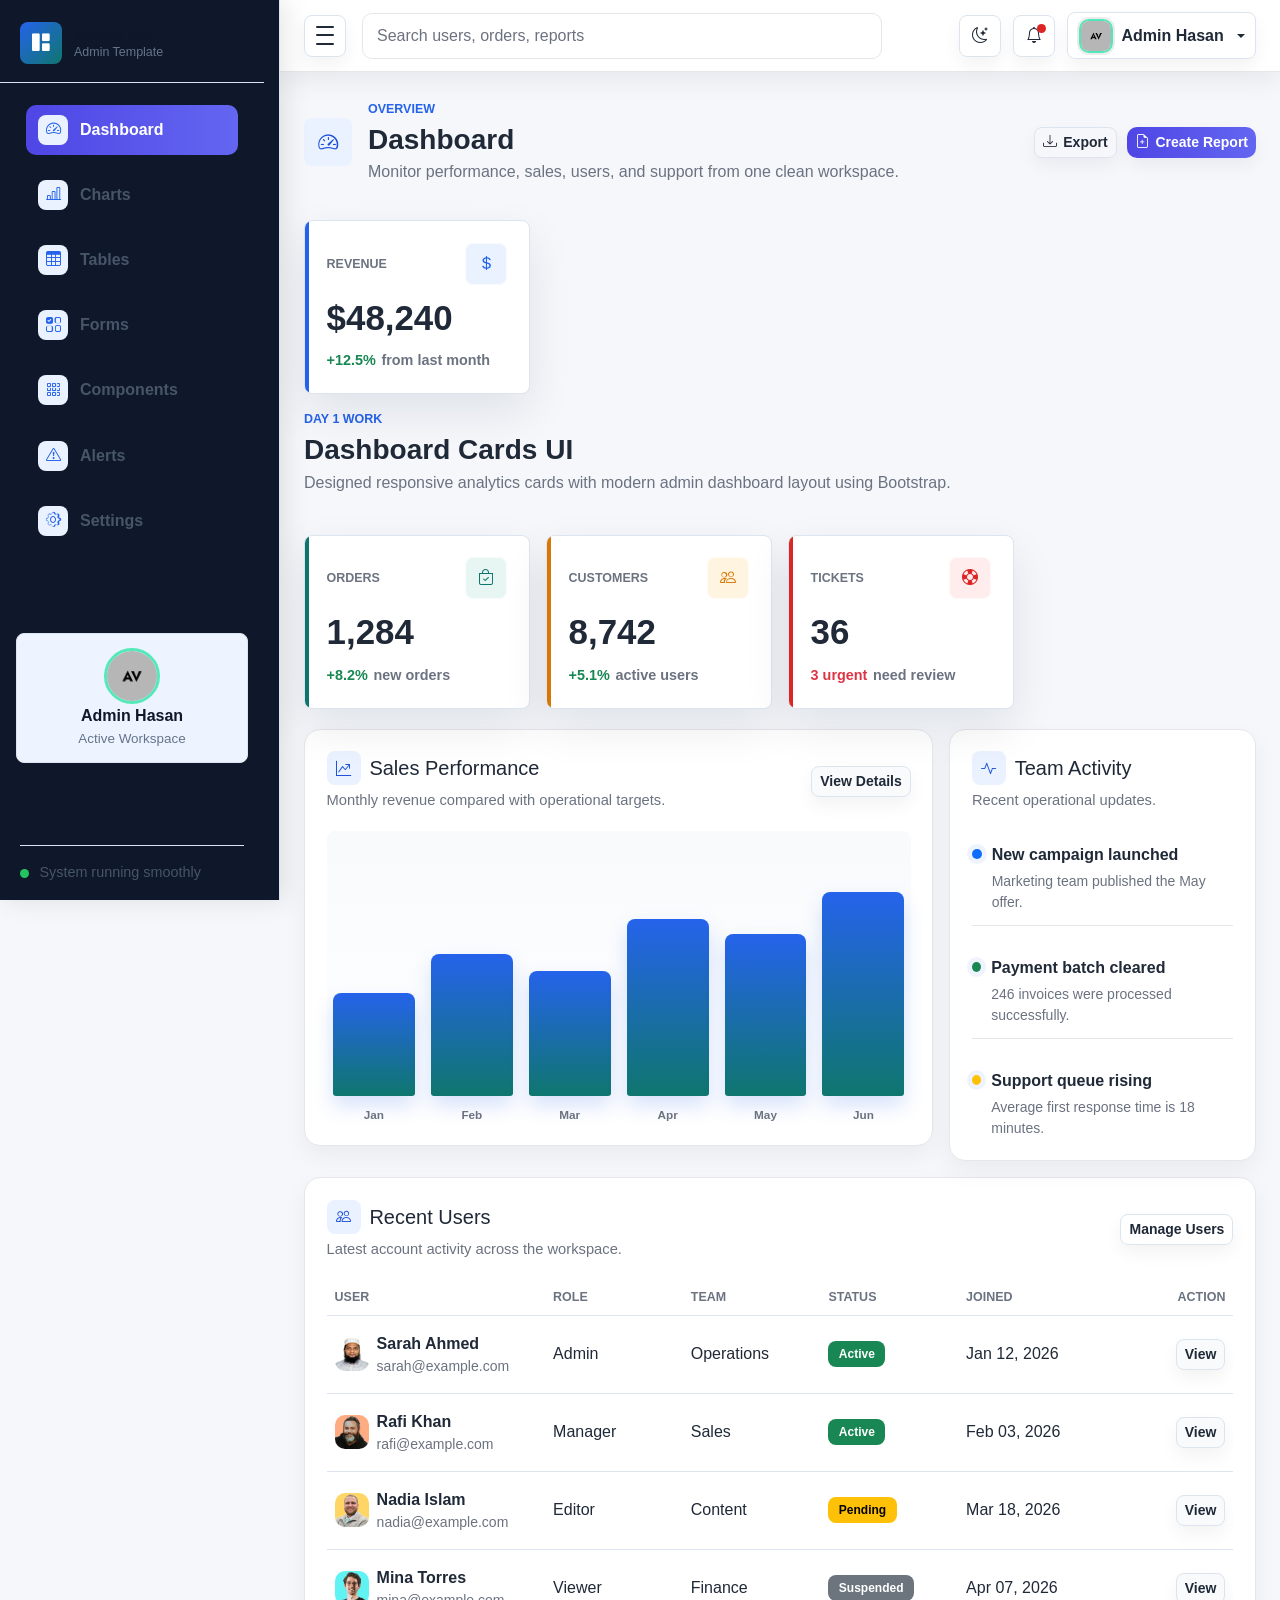
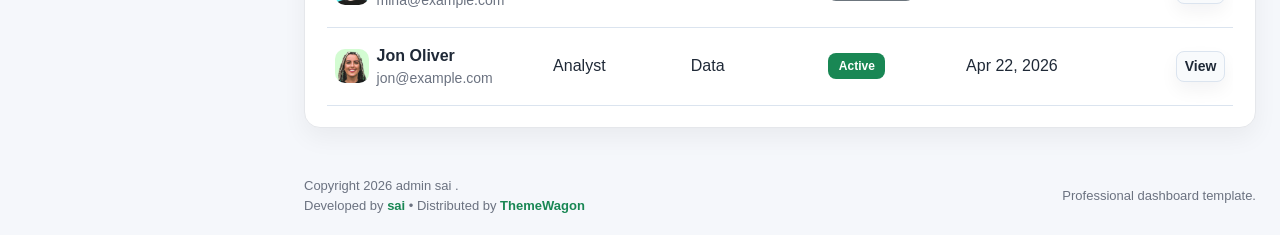
<file: index.html>
<!DOCTYPE html>
<html lang="en">
<head>
  <meta charset="UTF-8">
  <meta name="viewport" content="width=device-width, initial-scale=1.0">
  <meta name="description" content="admin sai professional admin dashboard template">
  <title>Dashboard | admin sai</title>

  <link rel="stylesheet" href="../assets/css/bootstrap.min.css">
  <link rel="stylesheet" href="../assets/vendors/bootstrap-icons/bootstrap-icons.css">
  <link rel="stylesheet" href="../assets/css/style.css">
</head>

<body>
  <div class="admin-shell">
    <div class="sidebar-backdrop" data-sidebar-close></div>

    <aside class="admin-sidebar" id="adminSidebar" aria-label="Main navigation">
      <div class="sidebar-header">
        <a class="brand-mark" href="index.html" aria-label="admin sai dashboard">
          <span class="brand-icon"><i class="bi bi-grid-1x2-fill" aria-hidden="true"></i></span>
          <span class="brand-copy">
            <span class="brand-title">admin sai</span>
            <span class="brand-subtitle">Admin Template</span>
          </span>
        </a>
      </div>

      <nav class="sidebar-nav">
        <a class="nav-link active" href="index.html" aria-current="page">
          <span class="nav-icon"><i class="bi bi-speedometer2" aria-hidden="true"></i></span>
          <span class="nav-text">Dashboard</span>
        </a>
        <a class="nav-link" href="charts.html">
          <span class="nav-icon"><i class="bi bi-bar-chart-line" aria-hidden="true"></i></span>
          <span class="nav-text">Charts</span>
        </a>
        <a class="nav-link" href="tables.html">
          <span class="nav-icon"><i class="bi bi-table" aria-hidden="true"></i></span>
          <span class="nav-text">Tables</span>
        </a>
        <a class="nav-link" href="forms.html">
          <span class="nav-icon"><i class="bi bi-ui-checks-grid" aria-hidden="true"></i></span>
          <span class="nav-text">Forms</span>
        </a>
        <a class="nav-link" href="components.html">
          <span class="nav-icon"><i class="bi bi-grid-3x3-gap" aria-hidden="true"></i></span>
          <span class="nav-text">Components</span>
        </a>
        <a class="nav-link" href="alerts.html">
          <span class="nav-icon"><i class="bi bi-exclamation-triangle" aria-hidden="true"></i></span>
          <span class="nav-text">Alerts</span>
        </a>
        <a class="nav-link" href="settings.html">
          <span class="nav-icon"><i class="bi bi-gear" aria-hidden="true"></i></span>
          <span class="nav-text">Settings</span>
        </a>
      </nav>

      <div class="sidebar-user">
        <img class="avatar-img avatar-md sidebar-user-avatar" src="../assets/images/avatar/avatar.jpg" alt="Admin sai profile picture">
        <strong>Admin sai </strong>
        <small>Active Workspace</small>
      </div>

      <div class="sidebar-footer">
        <span class="status-dot"></span>
        <span class="sidebar-footer-text">System running smoothly</span>
      </div>
    </aside>

    <div class="admin-main">
      <nav class="navbar admin-navbar navbar-expand bg-white">
        <div class="container-fluid px-3 px-lg-4">
          <button class="sidebar-toggle" type="button" data-sidebar-toggle aria-controls="adminSidebar" aria-expanded="true" aria-label="Toggle sidebar">
            <span></span>
            <span></span>
            <span></span>
          </button>

          <form class="d-none d-md-flex ms-3 flex-grow-1" role="search">
            <input class="form-control search-input" type="search" placeholder="Search users, orders, reports" aria-label="Search">
          </form>

          <div class="navbar-actions ms-auto">
            <button class="icon-button theme-toggle" type="button" data-theme-toggle aria-label="Switch color theme" title="Switch color theme">
              <i class="bi bi-moon-stars" data-theme-icon aria-hidden="true"></i>
            </button>
            <div class="dropdown">
              <button class="icon-button" type="button" data-bs-toggle="dropdown" aria-expanded="false" aria-label="Notifications">
                <span class="notification-dot"></span>
                <i class="bi bi-bell" aria-hidden="true"></i>
              </button>
              <div class="dropdown-menu dropdown-menu-end notification-menu">
                <div class="dropdown-header fw-bold text-body">Notifications</div>
                <a class="dropdown-item" href="users.html">
                  <span class="notification-title">New user registered</span>
                  <span class="notification-time">4 minutes ago</span>
                </a>
                <a class="dropdown-item" href="charts.html">
                  <span class="notification-title">Revenue target reached</span>
                  <span class="notification-time">32 minutes ago</span>
                </a>
                <a class="dropdown-item" href="settings.html">
                  <span class="notification-title">Security review completed</span>
                  <span class="notification-time">1 hour ago</span>
                </a>
              </div>
            </div>

            <div class="dropdown">
              <button class="profile-button dropdown-toggle" type="button" data-bs-toggle="dropdown" aria-expanded="false">
                <img class="avatar-img avatar-sm" src="../assets/images/avatar/avatar.jpg" alt="Admin sai ">
                <span class="profile-name d-none d-sm-inline">Admin sai </span>
              </button>
              <ul class="dropdown-menu dropdown-menu-end">
                <li><a class="dropdown-item" href="profile.html">Profile</a></li>
                <li><a class="dropdown-item" href="settings.html">Account settings</a></li>
                <li><hr class="dropdown-divider"></li>
                <li><a class="dropdown-item" href="login.html">Sign out</a></li>
              </ul>
            </div>
          </div>
        </div>
      </nav>

      <main class="dashboard-content">
        <div class="container-fluid px-3 px-lg-4 py-4">
          <div class="page-heading">
            <div class="page-heading-copy">
              <span class="page-icon"><i class="bi bi-speedometer2" aria-hidden="true"></i></span>
              <div>
                <p class="eyebrow mb-1">Overview</p>
                <h1 class="h3 mb-1">Dashboard</h1>
                <p class="text-muted mb-0">Monitor performance, sales, users, and support from one clean workspace.</p>
              </div>
            </div>
            <div class="heading-actions"><button class="btn btn-outline-secondary btn-sm" type="button"><i class="bi bi-download" aria-hidden="true"></i> Export</button><button class="btn btn-primary btn-sm" type="button"><i class="bi bi-file-earmark-plus" aria-hidden="true"></i> Create Report</button></div>
          </div>

          <section class="row g-3 mt-1" aria-label="Dashboard metrics">
            <div class="col-12 col-sm-6 col-xl-3">
              <article class="metric-card metric-primary">
                <div class="metric-top">
                  <span class="metric-label">Revenue</span>
                  <span class="metric-icon"><i class="bi bi-currency-dollar" aria-hidden="true"></i></span>
                </div>
                <div class="metric-value">$48,240</div>
                <div class="metric-meta">
                  <span class="text-success">+12.5%</span>
                  <span>from last month</span>
                </div>
              </article>
            </div>
            <div class="page-heading mb-4">
  <div>
    <p class="eyebrow mb-1">Day 1 Work</p>
    <h1 class="h3 mb-1">Dashboard Cards UI</h1>
    <p class="text-muted mb-0">
      Designed responsive analytics cards with modern admin dashboard layout using Bootstrap.
    </p>
  </div>
</div>

            <div class="col-12 col-sm-6 col-xl-3">
              <article class="metric-card metric-success">
                <div class="metric-top">
                  <span class="metric-label">Orders</span>
                  <span class="metric-icon"><i class="bi bi-bag-check" aria-hidden="true"></i></span>
                </div>
                <div class="metric-value">1,284</div>
                <div class="metric-meta">
                  <span class="text-success">+8.2%</span>
                  <span>new orders</span>
                </div>
              </article>
            </div>

            <div class="col-12 col-sm-6 col-xl-3">
              <article class="metric-card metric-warning">
                <div class="metric-top">
                  <span class="metric-label">Customers</span>
                  <span class="metric-icon"><i class="bi bi-people" aria-hidden="true"></i></span>
                </div>
                <div class="metric-value">8,742</div>
                <div class="metric-meta">
                  <span class="text-success">+5.1%</span>
                  <span>active users</span>
                </div>
              </article>
            </div>

            <div class="col-12 col-sm-6 col-xl-3">
              <article class="metric-card metric-danger">
                <div class="metric-top">
                  <span class="metric-label">Tickets</span>
                  <span class="metric-icon"><i class="bi bi-life-preserver" aria-hidden="true"></i></span>
                </div>
                <div class="metric-value">36</div>
                <div class="metric-meta">
                  <span class="text-danger">3 urgent</span>
                  <span>need review</span>
                </div>
              </article>
            </div>
          </section>

          <section class="row g-3 mt-1">
            <div class="col-12 col-xl-8">
              <div class="panel">
                <div class="panel-header">
                  <div>
                    <h2 class="h5 mb-1 section-title"><i class="bi bi-graph-up-arrow" aria-hidden="true"></i><span>Sales Performance</span></h2>
                    <p class="text-muted mb-0">Monthly revenue compared with operational targets.</p>
                  </div>
                  <a class="btn btn-light btn-sm" href="charts.html">View Details</a>
                </div>

                <div class="chart-bars" aria-label="Sales performance chart">
                  <div class="chart-column bar-42"><span></span><small>Jan</small></div>
                  <div class="chart-column bar-58"><span></span><small>Feb</small></div>
                  <div class="chart-column bar-51"><span></span><small>Mar</small></div>
                  <div class="chart-column bar-72"><span></span><small>Apr</small></div>
                  <div class="chart-column bar-66"><span></span><small>May</small></div>
                  <div class="chart-column bar-83"><span></span><small>Jun</small></div>
                </div>
              </div>
            </div>

            <div class="col-12 col-xl-4">
              <div class="panel h-100">
                <div class="panel-header">
                  <div>
                    <h2 class="h5 mb-1 section-title"><i class="bi bi-activity" aria-hidden="true"></i><span>Team Activity</span></h2>
                    <p class="text-muted mb-0">Recent operational updates.</p>
                  </div>
                </div>

                <div class="activity-list">
                  <div class="activity-item"><span class="activity-dot bg-primary"></span><div><p class="mb-1 fw-semibold">New campaign launched</p><p class="text-muted small mb-0">Marketing team published the May offer.</p></div></div>
                  <div class="activity-item"><span class="activity-dot bg-success"></span><div><p class="mb-1 fw-semibold">Payment batch cleared</p><p class="text-muted small mb-0">246 invoices were processed successfully.</p></div></div>
                  <div class="activity-item"><span class="activity-dot bg-warning"></span><div><p class="mb-1 fw-semibold">Support queue rising</p><p class="text-muted small mb-0">Average first response time is 18 minutes.</p></div></div>
                </div>
              </div>
            </div>
          </section>

          <section class="panel mt-3">
            <div class="panel-header">
              <div>
                <h2 class="h5 mb-1 section-title"><i class="bi bi-people" aria-hidden="true"></i><span>Recent Users</span></h2>
                <p class="text-muted mb-0">Latest account activity across the workspace.</p>
              </div>
              <a class="btn btn-outline-secondary btn-sm" href="users.html">Manage Users</a>
            </div>
            <div class="table-responsive">
              <table class="table align-middle mb-0">
                <thead><tr><th scope="col">User</th><th scope="col">Role</th><th scope="col">Team</th><th scope="col">Status</th><th scope="col">Joined</th><th scope="col" class="text-end">Action</th></tr></thead>
                <tbody>
                  <tr>
                    <td>
                      <div class="d-flex align-items-center gap-2">
                        <img class="avatar-img avatar-sm" src="../assets/images/avatar/avatar-1.jpg" alt="Sarah Ahmed">
                        <div>
                          <p class="fw-semibold mb-0">Sarah Ahmed</p>
                          <p class="text-muted small mb-0">sarah@example.com</p>
                        </div>
                      </div>
                    </td>
                    <td>Admin</td>
                    <td>Operations</td>
                    <td><span class="badge text-bg-success">Active</span></td>
                    <td>Jan 12, 2026</td>
                    <td class="text-end"><a class="btn btn-light btn-sm" href="user-details.html">View</a></td>
                  </tr>
                  <tr>
                    <td>
                      <div class="d-flex align-items-center gap-2">
                        <img class="avatar-img avatar-sm" src="../assets/images/avatar/avatar-2.jpg" alt="Rafi Khan">
                        <div>
                          <p class="fw-semibold mb-0">Rafi Khan</p>
                          <p class="text-muted small mb-0">rafi@example.com</p>
                        </div>
                      </div>
                    </td>
                    <td>Manager</td>
                    <td>Sales</td>
                    <td><span class="badge text-bg-success">Active</span></td>
                    <td>Feb 03, 2026</td>
                    <td class="text-end"><a class="btn btn-light btn-sm" href="user-details.html">View</a></td>
                  </tr>
                  <tr>
                    <td>
                      <div class="d-flex align-items-center gap-2">
                        <img class="avatar-img avatar-sm" src="../assets/images/avatar/avatar-3.jpg" alt="Nadia Islam">
                        <div>
                          <p class="fw-semibold mb-0">Nadia Islam</p>
                          <p class="text-muted small mb-0">nadia@example.com</p>
                        </div>
                      </div>
                    </td>
                    <td>Editor</td>
                    <td>Content</td>
                    <td><span class="badge text-bg-warning">Pending</span></td>
                    <td>Mar 18, 2026</td>
                    <td class="text-end"><a class="btn btn-light btn-sm" href="user-details.html">View</a></td>
                  </tr>
                  <tr>
                    <td>
                      <div class="d-flex align-items-center gap-2">
                        <img class="avatar-img avatar-sm" src="../assets/images/avatar/avatar-4.jpg" alt="Mina Torres">
                        <div>
                          <p class="fw-semibold mb-0">Mina Torres</p>
                          <p class="text-muted small mb-0">mina@example.com</p>
                        </div>
                      </div>
                    </td>
                    <td>Viewer</td>
                    <td>Finance</td>
                    <td><span class="badge text-bg-secondary">Suspended</span></td>
                    <td>Apr 07, 2026</td>
                    <td class="text-end"><a class="btn btn-light btn-sm" href="user-details.html">View</a></td>
                  </tr>
                  <tr>
                    <td>
                      <div class="d-flex align-items-center gap-2">
                        <img class="avatar-img avatar-sm" src="../assets/images/avatar/avatar-5.jpg" alt="Jon Oliver">
                        <div>
                          <p class="fw-semibold mb-0">Jon Oliver</p>
                          <p class="text-muted small mb-0">jon@example.com</p>
                        </div>
                      </div>
                    </td>
                    <td>Analyst</td>
                    <td>Data</td>
                    <td><span class="badge text-bg-success">Active</span></td>
                    <td>Apr 22, 2026</td>
                    <td class="text-end"><a class="btn btn-light btn-sm" href="user-details.html">View</a></td>
                  </tr>
                </tbody>
              </table>
            </div>
          </section>
        </div>
      </main>

      <footer class="admin-footer">
        <div class="container-fluid px-3 px-lg-4">
          <span>Copyright 2026 admin sai . <br> Developed by <a target="_blank" class="fw-bold text-success" href="https://github.com/raghuramsaireddy99-cyber">sai</a> • Distributed by <a target="_blank" class="fw-bold text-success" href="https://themewagon.com">ThemeWagon</a> </span>
          <span>Professional dashboard template.</span>
        </div>
      </footer>
    </div>
  </div>

  <script src="../assets/js/bootstrap.bundle.min.js"></script>
  <script src="../assets/js/main.js"></script>
</body>
</html>
</file>
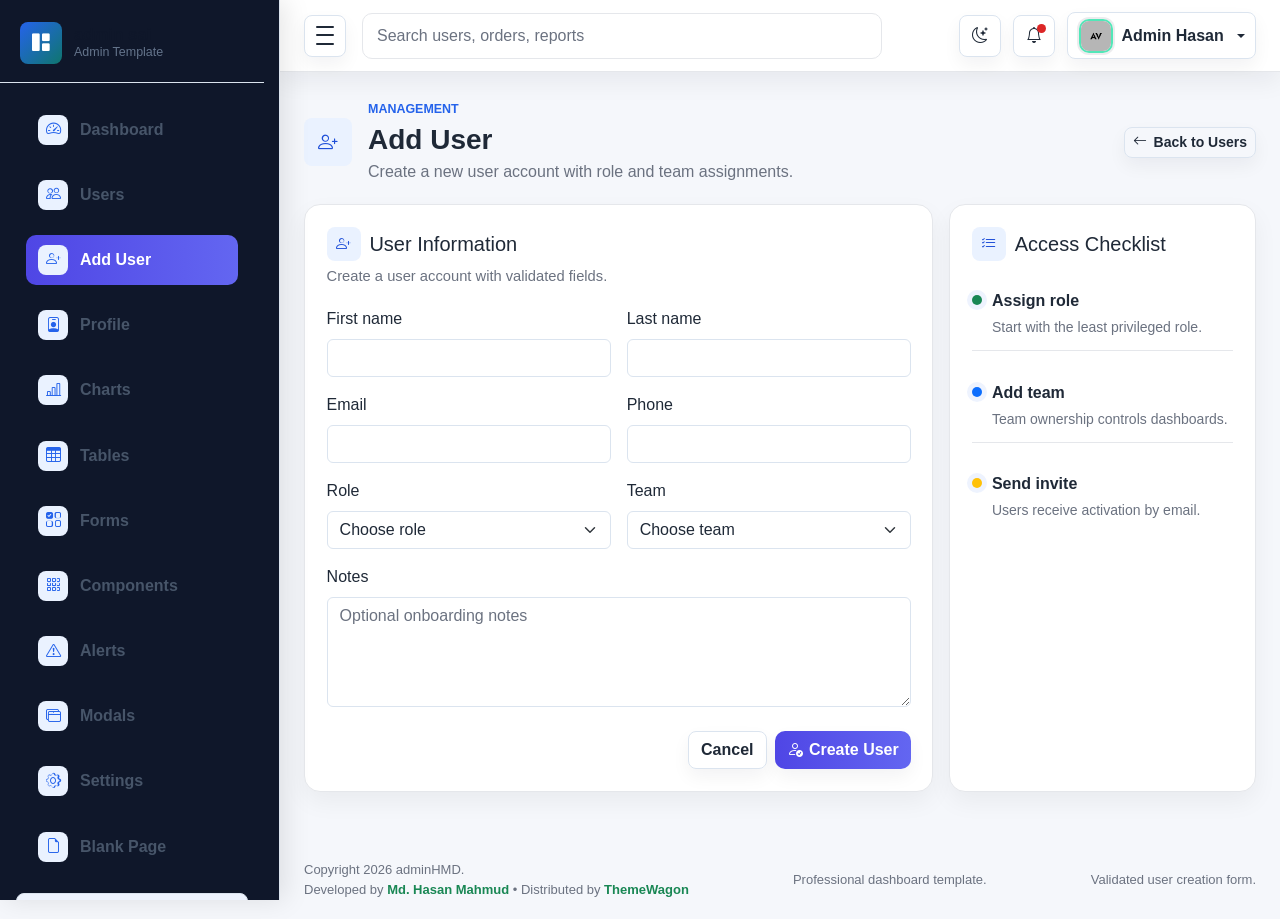
<file: add-user.html>
<!DOCTYPE html>
<html lang="en">
<head>
  <meta charset="UTF-8">
  <meta name="viewport" content="width=device-width, initial-scale=1.0">
  <meta name="description" content="admin sai professional admin dashboard template">
  <title>Add User | admin sai</title>

  <link rel="stylesheet" href="../assets/css/bootstrap.min.css">
  <link rel="stylesheet" href="../assets/vendors/bootstrap-icons/bootstrap-icons.css">
  <link rel="stylesheet" href="../assets/css/style.css">
</head>

<body>
  <div class="admin-shell">
    <div class="sidebar-backdrop" data-sidebar-close></div>

    <aside class="admin-sidebar" id="adminSidebar" aria-label="Main navigation">
      <div class="sidebar-header">
        <a class="brand-mark" href="index.html" aria-label="admin sai dashboard">
          <span class="brand-icon"><i class="bi bi-grid-1x2-fill" aria-hidden="true"></i></span>
          <span class="brand-copy">
            <span class="brand-title">admin sai</span>
            <span class="brand-subtitle">Admin Template</span>
          </span>
        </a>
      </div>

      <nav class="sidebar-nav">
        <a class="nav-link" href="index.html">
          <span class="nav-icon"><i class="bi bi-speedometer2" aria-hidden="true"></i></span>
          <span class="nav-text">Dashboard</span>
        </a>
        <a class="nav-link" href="users.html">
          <span class="nav-icon"><i class="bi bi-people" aria-hidden="true"></i></span>
          <span class="nav-text">Users</span>
        </a>
        <a class="nav-link active" href="add-user.html" aria-current="page">
          <span class="nav-icon"><i class="bi bi-person-plus" aria-hidden="true"></i></span>
          <span class="nav-text">Add User</span>
        </a>
        <a class="nav-link" href="profile.html">
          <span class="nav-icon"><i class="bi bi-person-badge" aria-hidden="true"></i></span>
          <span class="nav-text">Profile</span>
        </a>
        <a class="nav-link" href="charts.html">
          <span class="nav-icon"><i class="bi bi-bar-chart-line" aria-hidden="true"></i></span>
          <span class="nav-text">Charts</span>
        </a>
        <a class="nav-link" href="tables.html">
          <span class="nav-icon"><i class="bi bi-table" aria-hidden="true"></i></span>
          <span class="nav-text">Tables</span>
        </a>
        <a class="nav-link" href="forms.html">
          <span class="nav-icon"><i class="bi bi-ui-checks-grid" aria-hidden="true"></i></span>
          <span class="nav-text">Forms</span>
        </a>
        <a class="nav-link" href="components.html">
          <span class="nav-icon"><i class="bi bi-grid-3x3-gap" aria-hidden="true"></i></span>
          <span class="nav-text">Components</span>
        </a>
        <a class="nav-link" href="alerts.html">
          <span class="nav-icon"><i class="bi bi-exclamation-triangle" aria-hidden="true"></i></span>
          <span class="nav-text">Alerts</span>
        </a>
        <a class="nav-link" href="modals.html">
          <span class="nav-icon"><i class="bi bi-window-stack" aria-hidden="true"></i></span>
          <span class="nav-text">Modals</span>
        </a>
        <a class="nav-link" href="settings.html">
          <span class="nav-icon"><i class="bi bi-gear" aria-hidden="true"></i></span>
          <span class="nav-text">Settings</span>
        </a>
        <a class="nav-link" href="blank.html">
          <span class="nav-icon"><i class="bi bi-file-earmark" aria-hidden="true"></i></span>
          <span class="nav-text">Blank Page</span>
        </a>
      </nav>

      <div class="sidebar-user">
        <img class="avatar-img avatar-md sidebar-user-avatar" src="../assets/images/avatar/avatar.jpg" alt="Admin Hasan">
        <strong>Admin Hasan</strong>
        <small>Active Workspace</small>
      </div>

      <div class="sidebar-footer">
        <span class="status-dot"></span>
        <span class="sidebar-footer-text">System running smoothly</span>
      </div>
    </aside>

    <div class="admin-main">
      <nav class="navbar admin-navbar navbar-expand bg-white">
        <div class="container-fluid px-3 px-lg-4">
          <button class="sidebar-toggle" type="button" data-sidebar-toggle aria-controls="adminSidebar" aria-expanded="true" aria-label="Toggle sidebar">
            <span></span>
            <span></span>
            <span></span>
          </button>

          <form class="d-none d-md-flex ms-3 flex-grow-1" role="search">
            <input class="form-control search-input" type="search" placeholder="Search users, orders, reports" aria-label="Search">
          </form>

          <div class="navbar-actions ms-auto">
            <button class="icon-button theme-toggle" type="button" data-theme-toggle aria-label="Switch color theme" title="Switch color theme">
              <i class="bi bi-moon-stars" data-theme-icon aria-hidden="true"></i>
            </button>
            <div class="dropdown">
              <button class="icon-button" type="button" data-bs-toggle="dropdown" aria-expanded="false" aria-label="Notifications">
                <span class="notification-dot"></span>
                <i class="bi bi-bell" aria-hidden="true"></i>
              </button>
              <div class="dropdown-menu dropdown-menu-end notification-menu">
                <div class="dropdown-header fw-bold text-body">Notifications</div>
                <a class="dropdown-item" href="users.html">
                  <span class="notification-title">New user registered</span>
                  <span class="notification-time">4 minutes ago</span>
                </a>
                <a class="dropdown-item" href="charts.html">
                  <span class="notification-title">Revenue target reached</span>
                  <span class="notification-time">32 minutes ago</span>
                </a>
                <a class="dropdown-item" href="settings.html">
                  <span class="notification-title">Security review completed</span>
                  <span class="notification-time">1 hour ago</span>
                </a>
              </div>
            </div>

            <div class="dropdown">
              <button class="profile-button dropdown-toggle" type="button" data-bs-toggle="dropdown" aria-expanded="false">
                <img class="avatar-img avatar-sm" src="../assets/images/avatar/avatar.jpg" alt="Admin Hasan">
                <span class="profile-name d-none d-sm-inline">Admin Hasan</span>
              </button>
              <ul class="dropdown-menu dropdown-menu-end">
                <li><a class="dropdown-item" href="profile.html">Profile</a></li>
                <li><a class="dropdown-item" href="settings.html">Account settings</a></li>
                <li><hr class="dropdown-divider"></li>
                <li><a class="dropdown-item" href="login.html">Sign out</a></li>
              </ul>
            </div>
          </div>
        </div>
      </nav>

      <main class="dashboard-content">
        <div class="container-fluid px-3 px-lg-4 py-4">
          <div class="page-heading">
            <div class="page-heading-copy">
              <span class="page-icon"><i class="bi bi-person-plus" aria-hidden="true"></i></span>
              <div>
                <p class="eyebrow mb-1">Management</p>
                <h1 class="h3 mb-1">Add User</h1>
                <p class="text-muted mb-0">Create a new user account with role and team assignments.</p>
              </div>
            </div>
            <div class="heading-actions"><a class="btn btn-outline-secondary btn-sm" href="users.html"><i class="bi bi-arrow-left" aria-hidden="true"></i> Back to Users</a></div>
          </div>

          <section class="row g-3">
            <div class="col-12 col-xl-8">
              <form class="panel needs-validation" novalidate>
                <div class="panel-header"><div><h2 class="h5 mb-1 section-title"><i class="bi bi-person-plus" aria-hidden="true"></i><span>User Information</span></h2><p class="text-muted mb-0">Create a user account with validated fields.</p></div></div>
                <div class="row g-3">
                  <div class="col-md-6"><label class="form-label" for="firstName">First name</label><input class="form-control" id="firstName" type="text" required><div class="invalid-feedback">First name is required.</div></div>
                  <div class="col-md-6"><label class="form-label" for="lastName">Last name</label><input class="form-control" id="lastName" type="text" required><div class="invalid-feedback">Last name is required.</div></div>
                  <div class="col-md-6"><label class="form-label" for="email">Email</label><input class="form-control" id="email" type="email" required><div class="invalid-feedback">Enter a valid email.</div></div>
                  <div class="col-md-6"><label class="form-label" for="phone">Phone</label><input class="form-control" id="phone" type="tel" required><div class="invalid-feedback">Phone number is required.</div></div>
                  <div class="col-md-6"><label class="form-label" for="role">Role</label><select class="form-select" id="role" required><option value="">Choose role</option><option>Admin</option><option>Manager</option><option>Editor</option><option>Viewer</option></select><div class="invalid-feedback">Choose a role.</div></div>
                  <div class="col-md-6"><label class="form-label" for="team">Team</label><select class="form-select" id="team" required><option value="">Choose team</option><option>Operations</option><option>Sales</option><option>Content</option><option>Finance</option></select><div class="invalid-feedback">Choose a team.</div></div>
                  <div class="col-12"><label class="form-label" for="notes">Notes</label><textarea class="form-control" id="notes" rows="4" placeholder="Optional onboarding notes"></textarea></div>
                </div>
                <div class="d-flex flex-wrap justify-content-end gap-2 mt-4"><a class="btn btn-outline-secondary" href="users.html">Cancel</a><button class="btn btn-primary" type="submit"><i class="bi bi-person-check" aria-hidden="true"></i> Create User</button></div>
              </form>
            </div>
            <div class="col-12 col-xl-4">
              <div class="panel h-100">
                <h2 class="h5 mb-3 section-title"><i class="bi bi-list-check" aria-hidden="true"></i><span>Access Checklist</span></h2>
                <div class="activity-list">
                  <div class="activity-item"><span class="activity-dot bg-success"></span><div><p class="mb-1 fw-semibold">Assign role</p><p class="text-muted small mb-0">Start with the least privileged role.</p></div></div>
                  <div class="activity-item"><span class="activity-dot bg-primary"></span><div><p class="mb-1 fw-semibold">Add team</p><p class="text-muted small mb-0">Team ownership controls dashboards.</p></div></div>
                  <div class="activity-item"><span class="activity-dot bg-warning"></span><div><p class="mb-1 fw-semibold">Send invite</p><p class="text-muted small mb-0">Users receive activation by email.</p></div></div>
                </div>
              </div>
            </div>
          </section>
        </div>
      </main>

      <footer class="admin-footer">
        <div class="container-fluid px-3 px-lg-4">
          <span>Copyright 2026 adminHMD. <br> Developed by <a target="_blank" class="fw-bold text-success" href="https://github.com/HasanMahmudDev">Md. Hasan Mahmud</a> • Distributed by <a target="_blank" class="fw-bold text-success" href="https://themewagon.com">ThemeWagon</a> </span>
          <span>Professional dashboard template.</span>
          <span>Validated user creation form.</span>
        </div>
      </footer>
    </div>
  </div>

  <script src="../assets/js/bootstrap.bundle.min.js"></script>
  <script src="../assets/js/main.js"></script>
</body>
</html>
</file>
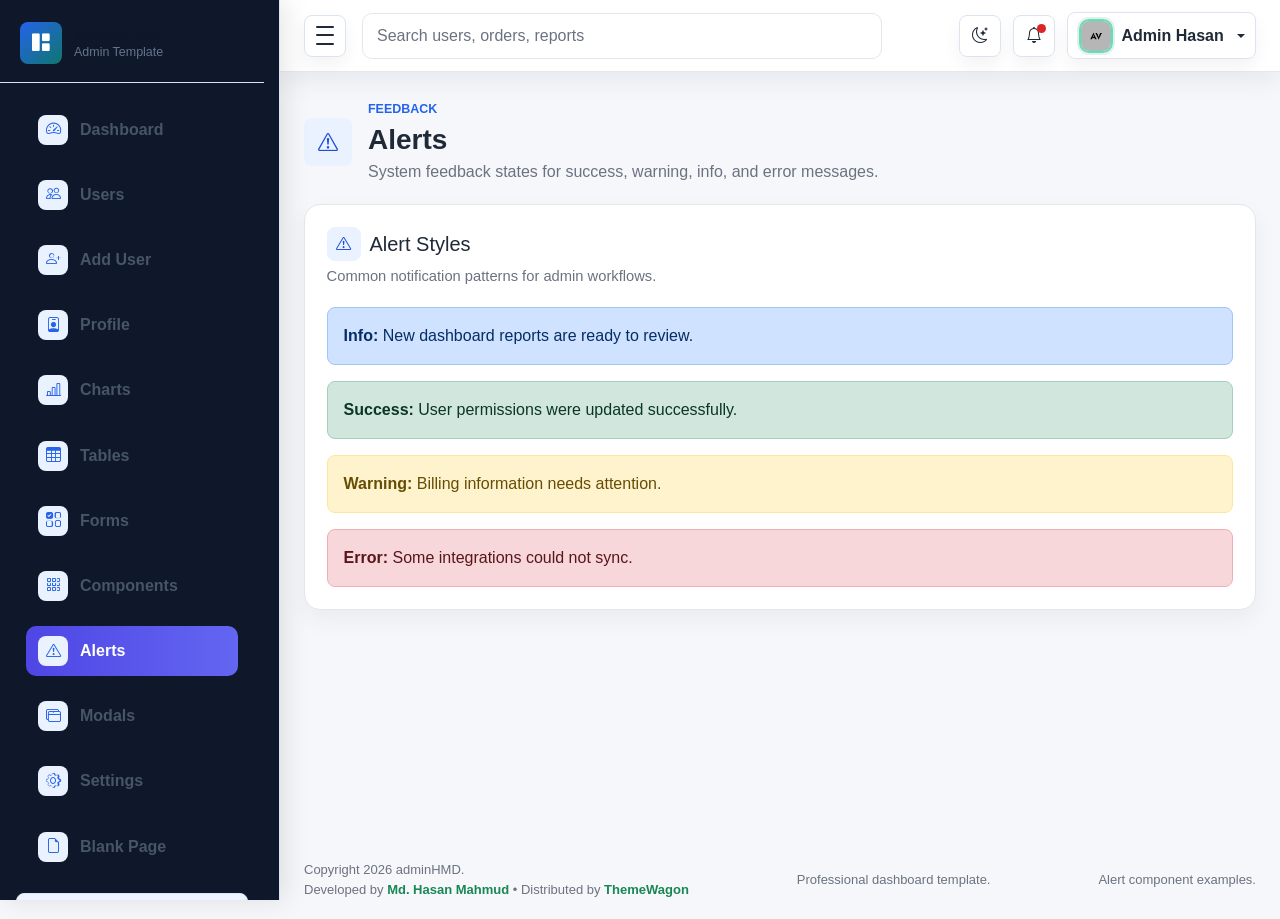
<file: alerts.html>
<!DOCTYPE html>
<html lang="en">
<head>
  <meta charset="UTF-8">
  <meta name="viewport" content="width=device-width, initial-scale=1.0">
  <meta name="description" content="adminHMD professional admin dashboard template">
  <title>Alerts | adminHMD</title>

  <link rel="stylesheet" href="../assets/css/bootstrap.min.css">
  <link rel="stylesheet" href="../assets/vendors/bootstrap-icons/bootstrap-icons.css">
  <link rel="stylesheet" href="../assets/css/style.css">
</head>

<body>
  <div class="admin-shell">
    <div class="sidebar-backdrop" data-sidebar-close></div>

    <aside class="admin-sidebar" id="adminSidebar" aria-label="Main navigation">
      <div class="sidebar-header">
        <a class="brand-mark" href="index.html" aria-label="adminHMD dashboard">
          <span class="brand-icon"><i class="bi bi-grid-1x2-fill" aria-hidden="true"></i></span>
          <span class="brand-copy">
            <span class="brand-title">adminHMD</span>
            <span class="brand-subtitle">Admin Template</span>
          </span>
        </a>
      </div>

      <nav class="sidebar-nav">
        <a class="nav-link" href="index.html">
          <span class="nav-icon"><i class="bi bi-speedometer2" aria-hidden="true"></i></span>
          <span class="nav-text">Dashboard</span>
        </a>
        <a class="nav-link" href="users.html">
          <span class="nav-icon"><i class="bi bi-people" aria-hidden="true"></i></span>
          <span class="nav-text">Users</span>
        </a>
        <a class="nav-link" href="add-user.html">
          <span class="nav-icon"><i class="bi bi-person-plus" aria-hidden="true"></i></span>
          <span class="nav-text">Add User</span>
        </a>
        <a class="nav-link" href="profile.html">
          <span class="nav-icon"><i class="bi bi-person-badge" aria-hidden="true"></i></span>
          <span class="nav-text">Profile</span>
        </a>
        <a class="nav-link" href="charts.html">
          <span class="nav-icon"><i class="bi bi-bar-chart-line" aria-hidden="true"></i></span>
          <span class="nav-text">Charts</span>
        </a>
        <a class="nav-link" href="tables.html">
          <span class="nav-icon"><i class="bi bi-table" aria-hidden="true"></i></span>
          <span class="nav-text">Tables</span>
        </a>
        <a class="nav-link" href="forms.html">
          <span class="nav-icon"><i class="bi bi-ui-checks-grid" aria-hidden="true"></i></span>
          <span class="nav-text">Forms</span>
        </a>
        <a class="nav-link" href="components.html">
          <span class="nav-icon"><i class="bi bi-grid-3x3-gap" aria-hidden="true"></i></span>
          <span class="nav-text">Components</span>
        </a>
        <a class="nav-link active" href="alerts.html" aria-current="page">
          <span class="nav-icon"><i class="bi bi-exclamation-triangle" aria-hidden="true"></i></span>
          <span class="nav-text">Alerts</span>
        </a>
        <a class="nav-link" href="modals.html">
          <span class="nav-icon"><i class="bi bi-window-stack" aria-hidden="true"></i></span>
          <span class="nav-text">Modals</span>
        </a>
        <a class="nav-link" href="settings.html">
          <span class="nav-icon"><i class="bi bi-gear" aria-hidden="true"></i></span>
          <span class="nav-text">Settings</span>
        </a>
        <a class="nav-link" href="blank.html">
          <span class="nav-icon"><i class="bi bi-file-earmark" aria-hidden="true"></i></span>
          <span class="nav-text">Blank Page</span>
        </a>
      </nav>

      <div class="sidebar-user">
        <img class="avatar-img avatar-md sidebar-user-avatar" src="../assets/images/avatar/avatar.jpg" alt="Admin Hasan">
        <strong>Admin Hasan</strong>
        <small>Active Workspace</small>
      </div>

      <div class="sidebar-footer">
        <span class="status-dot"></span>
        <span class="sidebar-footer-text">System running smoothly</span>
      </div>
    </aside>

    <div class="admin-main">
      <nav class="navbar admin-navbar navbar-expand bg-white">
        <div class="container-fluid px-3 px-lg-4">
          <button class="sidebar-toggle" type="button" data-sidebar-toggle aria-controls="adminSidebar" aria-expanded="true" aria-label="Toggle sidebar">
            <span></span>
            <span></span>
            <span></span>
          </button>

          <form class="d-none d-md-flex ms-3 flex-grow-1" role="search">
            <input class="form-control search-input" type="search" placeholder="Search users, orders, reports" aria-label="Search">
          </form>

          <div class="navbar-actions ms-auto">
            <button class="icon-button theme-toggle" type="button" data-theme-toggle aria-label="Switch color theme" title="Switch color theme">
              <i class="bi bi-moon-stars" data-theme-icon aria-hidden="true"></i>
            </button>
            <div class="dropdown">
              <button class="icon-button" type="button" data-bs-toggle="dropdown" aria-expanded="false" aria-label="Notifications">
                <span class="notification-dot"></span>
                <i class="bi bi-bell" aria-hidden="true"></i>
              </button>
              <div class="dropdown-menu dropdown-menu-end notification-menu">
                <div class="dropdown-header fw-bold text-body">Notifications</div>
                <a class="dropdown-item" href="users.html">
                  <span class="notification-title">New user registered</span>
                  <span class="notification-time">4 minutes ago</span>
                </a>
                <a class="dropdown-item" href="charts.html">
                  <span class="notification-title">Revenue target reached</span>
                  <span class="notification-time">32 minutes ago</span>
                </a>
                <a class="dropdown-item" href="settings.html">
                  <span class="notification-title">Security review completed</span>
                  <span class="notification-time">1 hour ago</span>
                </a>
              </div>
            </div>

            <div class="dropdown">
              <button class="profile-button dropdown-toggle" type="button" data-bs-toggle="dropdown" aria-expanded="false">
                <img class="avatar-img avatar-sm" src="../assets/images/avatar/avatar.jpg" alt="Admin Hasan">
                <span class="profile-name d-none d-sm-inline">Admin Hasan</span>
              </button>
              <ul class="dropdown-menu dropdown-menu-end">
                <li><a class="dropdown-item" href="profile.html">Profile</a></li>
                <li><a class="dropdown-item" href="settings.html">Account settings</a></li>
                <li><hr class="dropdown-divider"></li>
                <li><a class="dropdown-item" href="login.html">Sign out</a></li>
              </ul>
            </div>
          </div>
        </div>
      </nav>

      <main class="dashboard-content">
        <div class="container-fluid px-3 px-lg-4 py-4">
          <div class="page-heading">
            <div class="page-heading-copy">
              <span class="page-icon"><i class="bi bi-exclamation-triangle" aria-hidden="true"></i></span>
              <div>
                <p class="eyebrow mb-1">Feedback</p>
                <h1 class="h3 mb-1">Alerts</h1>
                <p class="text-muted mb-0">System feedback states for success, warning, info, and error messages.</p>
              </div>
            </div>
            
          </div>

          <section class="panel">
            <div class="panel-header"><div><h2 class="h5 mb-1 section-title"><i class="bi bi-exclamation-triangle" aria-hidden="true"></i><span>Alert Styles</span></h2><p class="text-muted mb-0">Common notification patterns for admin workflows.</p></div></div>
            <div class="alert alert-primary" role="alert"><strong>Info:</strong> New dashboard reports are ready to review.</div>
            <div class="alert alert-success" role="alert"><strong>Success:</strong> User permissions were updated successfully.</div>
            <div class="alert alert-warning" role="alert"><strong>Warning:</strong> Billing information needs attention.</div>
            <div class="alert alert-danger mb-0" role="alert"><strong>Error:</strong> Some integrations could not sync.</div>
          </section>
        </div>
      </main>

      <footer class="admin-footer">
        <div class="container-fluid px-3 px-lg-4">
          <span>Copyright 2026 adminHMD. <br> Developed by <a target="_blank" class="fw-bold text-success" href="https://github.com/HasanMahmudDev">Md. Hasan Mahmud</a> • Distributed by <a target="_blank" class="fw-bold text-success" href="https://themewagon.com">ThemeWagon</a> </span>
          <span>Professional dashboard template.</span>
          <span>Alert component examples.</span>
        </div>
      </footer>
    </div>
  </div>

  <script src="../assets/js/bootstrap.bundle.min.js"></script>
  <script src="../assets/js/main.js"></script>
</body>
</html>
</file>
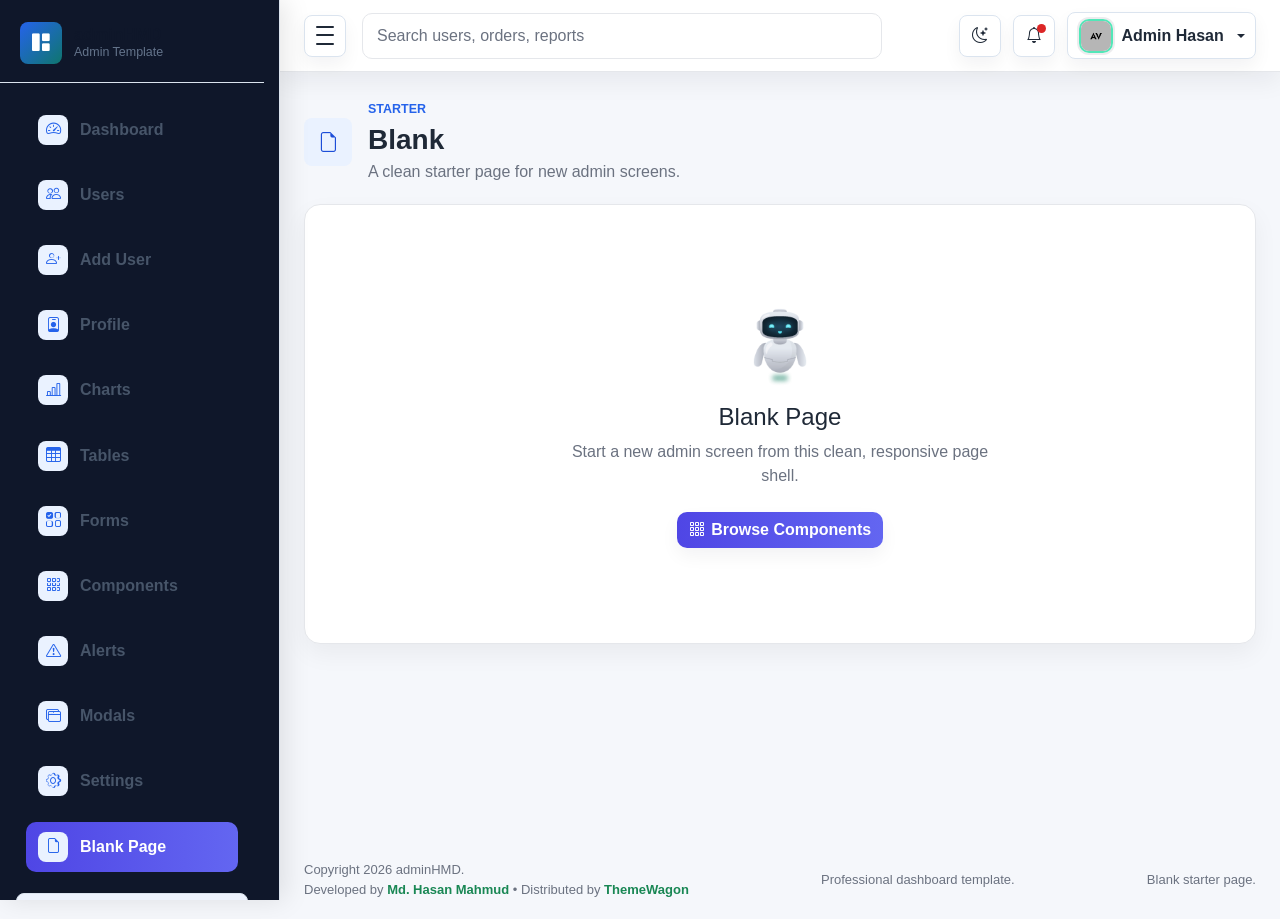
<file: blank.html>
<!DOCTYPE html>
<html lang="en">
<head>
  <meta charset="UTF-8">
  <meta name="viewport" content="width=device-width, initial-scale=1.0">
  <meta name="description" content="adminHMD professional admin dashboard template">
  <title>Blank | adminHMD</title>

  <link rel="stylesheet" href="../assets/css/bootstrap.min.css">
  <link rel="stylesheet" href="../assets/vendors/bootstrap-icons/bootstrap-icons.css">
  <link rel="stylesheet" href="../assets/css/style.css">
</head>

<body>
  <div class="admin-shell">
    <div class="sidebar-backdrop" data-sidebar-close></div>

    <aside class="admin-sidebar" id="adminSidebar" aria-label="Main navigation">
      <div class="sidebar-header">
        <a class="brand-mark" href="index.html" aria-label="adminHMD dashboard">
          <span class="brand-icon"><i class="bi bi-grid-1x2-fill" aria-hidden="true"></i></span>
          <span class="brand-copy">
            <span class="brand-title">adminHMD</span>
            <span class="brand-subtitle">Admin Template</span>
          </span>
        </a>
      </div>

      <nav class="sidebar-nav">
        <a class="nav-link" href="index.html">
          <span class="nav-icon"><i class="bi bi-speedometer2" aria-hidden="true"></i></span>
          <span class="nav-text">Dashboard</span>
        </a>
        <a class="nav-link" href="users.html">
          <span class="nav-icon"><i class="bi bi-people" aria-hidden="true"></i></span>
          <span class="nav-text">Users</span>
        </a>
        <a class="nav-link" href="add-user.html">
          <span class="nav-icon"><i class="bi bi-person-plus" aria-hidden="true"></i></span>
          <span class="nav-text">Add User</span>
        </a>
        <a class="nav-link" href="profile.html">
          <span class="nav-icon"><i class="bi bi-person-badge" aria-hidden="true"></i></span>
          <span class="nav-text">Profile</span>
        </a>
        <a class="nav-link" href="charts.html">
          <span class="nav-icon"><i class="bi bi-bar-chart-line" aria-hidden="true"></i></span>
          <span class="nav-text">Charts</span>
        </a>
        <a class="nav-link" href="tables.html">
          <span class="nav-icon"><i class="bi bi-table" aria-hidden="true"></i></span>
          <span class="nav-text">Tables</span>
        </a>
        <a class="nav-link" href="forms.html">
          <span class="nav-icon"><i class="bi bi-ui-checks-grid" aria-hidden="true"></i></span>
          <span class="nav-text">Forms</span>
        </a>
        <a class="nav-link" href="components.html">
          <span class="nav-icon"><i class="bi bi-grid-3x3-gap" aria-hidden="true"></i></span>
          <span class="nav-text">Components</span>
        </a>
        <a class="nav-link" href="alerts.html">
          <span class="nav-icon"><i class="bi bi-exclamation-triangle" aria-hidden="true"></i></span>
          <span class="nav-text">Alerts</span>
        </a>
        <a class="nav-link" href="modals.html">
          <span class="nav-icon"><i class="bi bi-window-stack" aria-hidden="true"></i></span>
          <span class="nav-text">Modals</span>
        </a>
        <a class="nav-link" href="settings.html">
          <span class="nav-icon"><i class="bi bi-gear" aria-hidden="true"></i></span>
          <span class="nav-text">Settings</span>
        </a>
        <a class="nav-link active" href="blank.html" aria-current="page">
          <span class="nav-icon"><i class="bi bi-file-earmark" aria-hidden="true"></i></span>
          <span class="nav-text">Blank Page</span>
        </a>
      </nav>

      <div class="sidebar-user">
        <img class="avatar-img avatar-md sidebar-user-avatar" src="../assets/images/avatar/avatar.jpg" alt="Admin Hasan">
        <strong>Admin Hasan</strong>
        <small>Active Workspace</small>
      </div>

      <div class="sidebar-footer">
        <span class="status-dot"></span>
        <span class="sidebar-footer-text">System running smoothly</span>
      </div>
    </aside>

    <div class="admin-main">
      <nav class="navbar admin-navbar navbar-expand bg-white">
        <div class="container-fluid px-3 px-lg-4">
          <button class="sidebar-toggle" type="button" data-sidebar-toggle aria-controls="adminSidebar" aria-expanded="true" aria-label="Toggle sidebar">
            <span></span>
            <span></span>
            <span></span>
          </button>

          <form class="d-none d-md-flex ms-3 flex-grow-1" role="search">
            <input class="form-control search-input" type="search" placeholder="Search users, orders, reports" aria-label="Search">
          </form>

          <div class="navbar-actions ms-auto">
            <button class="icon-button theme-toggle" type="button" data-theme-toggle aria-label="Switch color theme" title="Switch color theme">
              <i class="bi bi-moon-stars" data-theme-icon aria-hidden="true"></i>
            </button>
            <div class="dropdown">
              <button class="icon-button" type="button" data-bs-toggle="dropdown" aria-expanded="false" aria-label="Notifications">
                <span class="notification-dot"></span>
                <i class="bi bi-bell" aria-hidden="true"></i>
              </button>
              <div class="dropdown-menu dropdown-menu-end notification-menu">
                <div class="dropdown-header fw-bold text-body">Notifications</div>
                <a class="dropdown-item" href="users.html">
                  <span class="notification-title">New user registered</span>
                  <span class="notification-time">4 minutes ago</span>
                </a>
                <a class="dropdown-item" href="charts.html">
                  <span class="notification-title">Revenue target reached</span>
                  <span class="notification-time">32 minutes ago</span>
                </a>
                <a class="dropdown-item" href="settings.html">
                  <span class="notification-title">Security review completed</span>
                  <span class="notification-time">1 hour ago</span>
                </a>
              </div>
            </div>

            <div class="dropdown">
              <button class="profile-button dropdown-toggle" type="button" data-bs-toggle="dropdown" aria-expanded="false">
                <img class="avatar-img avatar-sm" src="../assets/images/avatar/avatar.jpg" alt="Admin Hasan">
                <span class="profile-name d-none d-sm-inline">Admin Hasan</span>
              </button>
              <ul class="dropdown-menu dropdown-menu-end">
                <li><a class="dropdown-item" href="profile.html">Profile</a></li>
                <li><a class="dropdown-item" href="settings.html">Account settings</a></li>
                <li><hr class="dropdown-divider"></li>
                <li><a class="dropdown-item" href="login.html">Sign out</a></li>
              </ul>
            </div>
          </div>
        </div>
      </nav>

      <main class="dashboard-content">
        <div class="container-fluid px-3 px-lg-4 py-4">
          <div class="page-heading">
            <div class="page-heading-copy">
              <span class="page-icon"><i class="bi bi-file-earmark" aria-hidden="true"></i></span>
              <div>
                <p class="eyebrow mb-1">Starter</p>
                <h1 class="h3 mb-1">Blank</h1>
                <p class="text-muted mb-0">A clean starter page for new admin screens.</p>
              </div>
            </div>
            
          </div>

          <section class="panel blank-panel">
            <div class="blank-state">
              <img class="blank-visual" src="../assets/images/png/dasher-ai.png" alt="adminHMD assistant visual">
              <h2 class="h4 mb-2">Blank Page</h2>
              <p class="text-muted mb-4">Start a new admin screen from this clean, responsive page shell.</p>
              <a class="btn btn-primary" href="components.html"><i class="bi bi-grid-3x3-gap" aria-hidden="true"></i> Browse Components</a>
            </div>
          </section>
        </div>
      </main>

      <footer class="admin-footer">
        <div class="container-fluid px-3 px-lg-4">
          <span>Copyright 2026 adminHMD. <br> Developed by <a target="_blank" class="fw-bold text-success" href="https://github.com/HasanMahmudDev">Md. Hasan Mahmud</a> • Distributed by <a target="_blank" class="fw-bold text-success" href="https://themewagon.com">ThemeWagon</a> </span>
          <span>Professional dashboard template.</span>
          <span>Blank starter page.</span>
        </div>
      </footer>
    </div>
  </div>

  <script src="../assets/js/bootstrap.bundle.min.js"></script>
  <script src="../assets/js/main.js"></script>
</body>
</html>
</file>
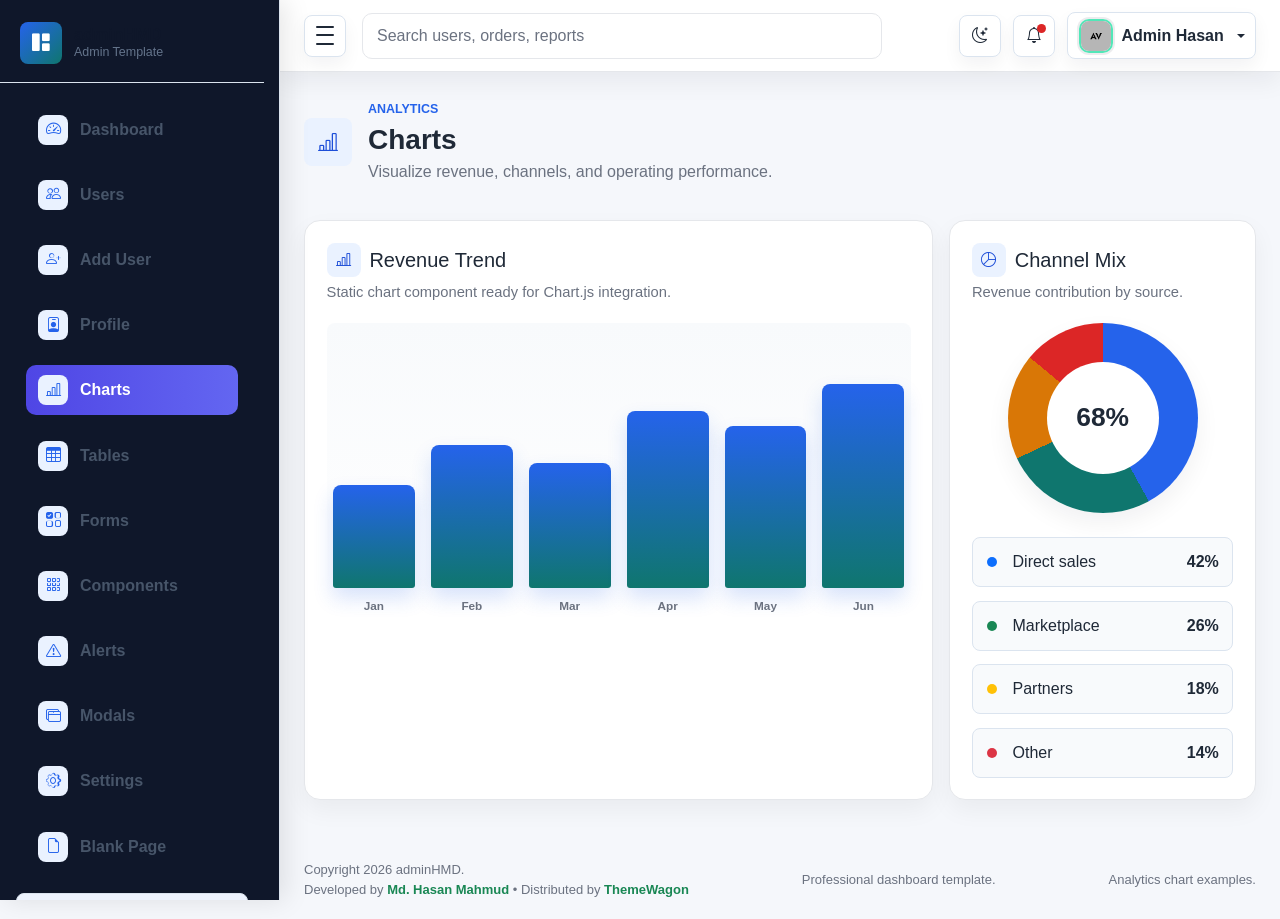
<file: charts.html>
<!DOCTYPE html>
<html lang="en">
<head>
  <meta charset="UTF-8">
  <meta name="viewport" content="width=device-width, initial-scale=1.0">
  <meta name="description" content="adminHMD professional admin dashboard template">
  <title>Charts | adminHMD</title>

  <link rel="stylesheet" href="../assets/css/bootstrap.min.css">
  <link rel="stylesheet" href="../assets/vendors/bootstrap-icons/bootstrap-icons.css">
  <link rel="stylesheet" href="../assets/css/style.css">
</head>

<body>
  <div class="admin-shell">
    <div class="sidebar-backdrop" data-sidebar-close></div>

    <aside class="admin-sidebar" id="adminSidebar" aria-label="Main navigation">
      <div class="sidebar-header">
        <a class="brand-mark" href="index.html" aria-label="adminHMD dashboard">
          <span class="brand-icon"><i class="bi bi-grid-1x2-fill" aria-hidden="true"></i></span>
          <span class="brand-copy">
            <span class="brand-title">adminHMD</span>
            <span class="brand-subtitle">Admin Template</span>
          </span>
        </a>
      </div>

      <nav class="sidebar-nav">
        <a class="nav-link" href="index.html">
          <span class="nav-icon"><i class="bi bi-speedometer2" aria-hidden="true"></i></span>
          <span class="nav-text">Dashboard</span>
        </a>
        <a class="nav-link" href="users.html">
          <span class="nav-icon"><i class="bi bi-people" aria-hidden="true"></i></span>
          <span class="nav-text">Users</span>
        </a>
        <a class="nav-link" href="add-user.html">
          <span class="nav-icon"><i class="bi bi-person-plus" aria-hidden="true"></i></span>
          <span class="nav-text">Add User</span>
        </a>
        <a class="nav-link" href="profile.html">
          <span class="nav-icon"><i class="bi bi-person-badge" aria-hidden="true"></i></span>
          <span class="nav-text">Profile</span>
        </a>
        <a class="nav-link active" href="charts.html" aria-current="page">
          <span class="nav-icon"><i class="bi bi-bar-chart-line" aria-hidden="true"></i></span>
          <span class="nav-text">Charts</span>
        </a>
        <a class="nav-link" href="tables.html">
          <span class="nav-icon"><i class="bi bi-table" aria-hidden="true"></i></span>
          <span class="nav-text">Tables</span>
        </a>
        <a class="nav-link" href="forms.html">
          <span class="nav-icon"><i class="bi bi-ui-checks-grid" aria-hidden="true"></i></span>
          <span class="nav-text">Forms</span>
        </a>
        <a class="nav-link" href="components.html">
          <span class="nav-icon"><i class="bi bi-grid-3x3-gap" aria-hidden="true"></i></span>
          <span class="nav-text">Components</span>
        </a>
        <a class="nav-link" href="alerts.html">
          <span class="nav-icon"><i class="bi bi-exclamation-triangle" aria-hidden="true"></i></span>
          <span class="nav-text">Alerts</span>
        </a>
        <a class="nav-link" href="modals.html">
          <span class="nav-icon"><i class="bi bi-window-stack" aria-hidden="true"></i></span>
          <span class="nav-text">Modals</span>
        </a>
        <a class="nav-link" href="settings.html">
          <span class="nav-icon"><i class="bi bi-gear" aria-hidden="true"></i></span>
          <span class="nav-text">Settings</span>
        </a>
        <a class="nav-link" href="blank.html">
          <span class="nav-icon"><i class="bi bi-file-earmark" aria-hidden="true"></i></span>
          <span class="nav-text">Blank Page</span>
        </a>
      </nav>

      <div class="sidebar-user">
        <img class="avatar-img avatar-md sidebar-user-avatar" src="../assets/images/avatar/avatar.jpg" alt="Admin Hasan">
        <strong>Admin Hasan</strong>
        <small>Active Workspace</small>
      </div>

      <div class="sidebar-footer">
        <span class="status-dot"></span>
        <span class="sidebar-footer-text">System running smoothly</span>
      </div>
    </aside>

    <div class="admin-main">
      <nav class="navbar admin-navbar navbar-expand bg-white">
        <div class="container-fluid px-3 px-lg-4">
          <button class="sidebar-toggle" type="button" data-sidebar-toggle aria-controls="adminSidebar" aria-expanded="true" aria-label="Toggle sidebar">
            <span></span>
            <span></span>
            <span></span>
          </button>

          <form class="d-none d-md-flex ms-3 flex-grow-1" role="search">
            <input class="form-control search-input" type="search" placeholder="Search users, orders, reports" aria-label="Search">
          </form>

          <div class="navbar-actions ms-auto">
            <button class="icon-button theme-toggle" type="button" data-theme-toggle aria-label="Switch color theme" title="Switch color theme">
              <i class="bi bi-moon-stars" data-theme-icon aria-hidden="true"></i>
            </button>
            <div class="dropdown">
              <button class="icon-button" type="button" data-bs-toggle="dropdown" aria-expanded="false" aria-label="Notifications">
                <span class="notification-dot"></span>
                <i class="bi bi-bell" aria-hidden="true"></i>
              </button>
              <div class="dropdown-menu dropdown-menu-end notification-menu">
                <div class="dropdown-header fw-bold text-body">Notifications</div>
                <a class="dropdown-item" href="users.html">
                  <span class="notification-title">New user registered</span>
                  <span class="notification-time">4 minutes ago</span>
                </a>
                <a class="dropdown-item" href="charts.html">
                  <span class="notification-title">Revenue target reached</span>
                  <span class="notification-time">32 minutes ago</span>
                </a>
                <a class="dropdown-item" href="settings.html">
                  <span class="notification-title">Security review completed</span>
                  <span class="notification-time">1 hour ago</span>
                </a>
              </div>
            </div>

            <div class="dropdown">
              <button class="profile-button dropdown-toggle" type="button" data-bs-toggle="dropdown" aria-expanded="false">
                <img class="avatar-img avatar-sm" src="../assets/images/avatar/avatar.jpg" alt="Admin Hasan">
                <span class="profile-name d-none d-sm-inline">Admin Hasan</span>
              </button>
              <ul class="dropdown-menu dropdown-menu-end">
                <li><a class="dropdown-item" href="profile.html">Profile</a></li>
                <li><a class="dropdown-item" href="settings.html">Account settings</a></li>
                <li><hr class="dropdown-divider"></li>
                <li><a class="dropdown-item" href="login.html">Sign out</a></li>
              </ul>
            </div>
          </div>
        </div>
      </nav>

      <main class="dashboard-content">
        <div class="container-fluid px-3 px-lg-4 py-4">
          <div class="page-heading">
            <div class="page-heading-copy">
              <span class="page-icon"><i class="bi bi-bar-chart-line" aria-hidden="true"></i></span>
              <div>
                <p class="eyebrow mb-1">Analytics</p>
                <h1 class="h3 mb-1">Charts</h1>
                <p class="text-muted mb-0">Visualize revenue, channels, and operating performance.</p>
              </div>
            </div>
            
          </div>

          <section class="row g-3 mt-1">
            <div class="col-12 col-xl-8">
              <div class="panel h-100">
                <div class="panel-header"><div><h2 class="h5 mb-1 section-title"><i class="bi bi-bar-chart-line" aria-hidden="true"></i><span>Revenue Trend</span></h2><p class="text-muted mb-0">Static chart component ready for Chart.js integration.</p></div></div>
                <div class="chart-bars" aria-label="Revenue chart"><div class="chart-column bar-42"><span></span><small>Jan</small></div><div class="chart-column bar-58"><span></span><small>Feb</small></div><div class="chart-column bar-51"><span></span><small>Mar</small></div><div class="chart-column bar-72"><span></span><small>Apr</small></div><div class="chart-column bar-66"><span></span><small>May</small></div><div class="chart-column bar-83"><span></span><small>Jun</small></div></div>
              </div>
            </div>
            <div class="col-12 col-xl-4">
              <div class="panel h-100">
                <div class="panel-header"><div><h2 class="h5 mb-1 section-title"><i class="bi bi-pie-chart" aria-hidden="true"></i><span>Channel Mix</span></h2><p class="text-muted mb-0">Revenue contribution by source.</p></div></div>
                <div class="donut-chart mx-auto"><span>68%</span></div>
                <div class="legend-list mt-4"><div><span class="legend-dot bg-primary"></span>Direct sales<strong>42%</strong></div><div><span class="legend-dot bg-success"></span>Marketplace<strong>26%</strong></div><div><span class="legend-dot bg-warning"></span>Partners<strong>18%</strong></div><div><span class="legend-dot bg-danger"></span>Other<strong>14%</strong></div></div>
              </div>
            </div>
          </section>
        </div>
      </main>

      <footer class="admin-footer">
        <div class="container-fluid px-3 px-lg-4">
          <span>Copyright 2026 adminHMD. <br> Developed by <a target="_blank" class="fw-bold text-success" href="https://github.com/HasanMahmudDev">Md. Hasan Mahmud</a> • Distributed by <a target="_blank" class="fw-bold text-success" href="https://themewagon.com">ThemeWagon</a> </span>
          <span>Professional dashboard template.</span>
          <span>Analytics chart examples.</span>
        </div>
      </footer>
    </div>
  </div>

  <script src="../assets/js/bootstrap.bundle.min.js"></script>
  <script src="../assets/js/main.js"></script>
</body>
</html>
</file>
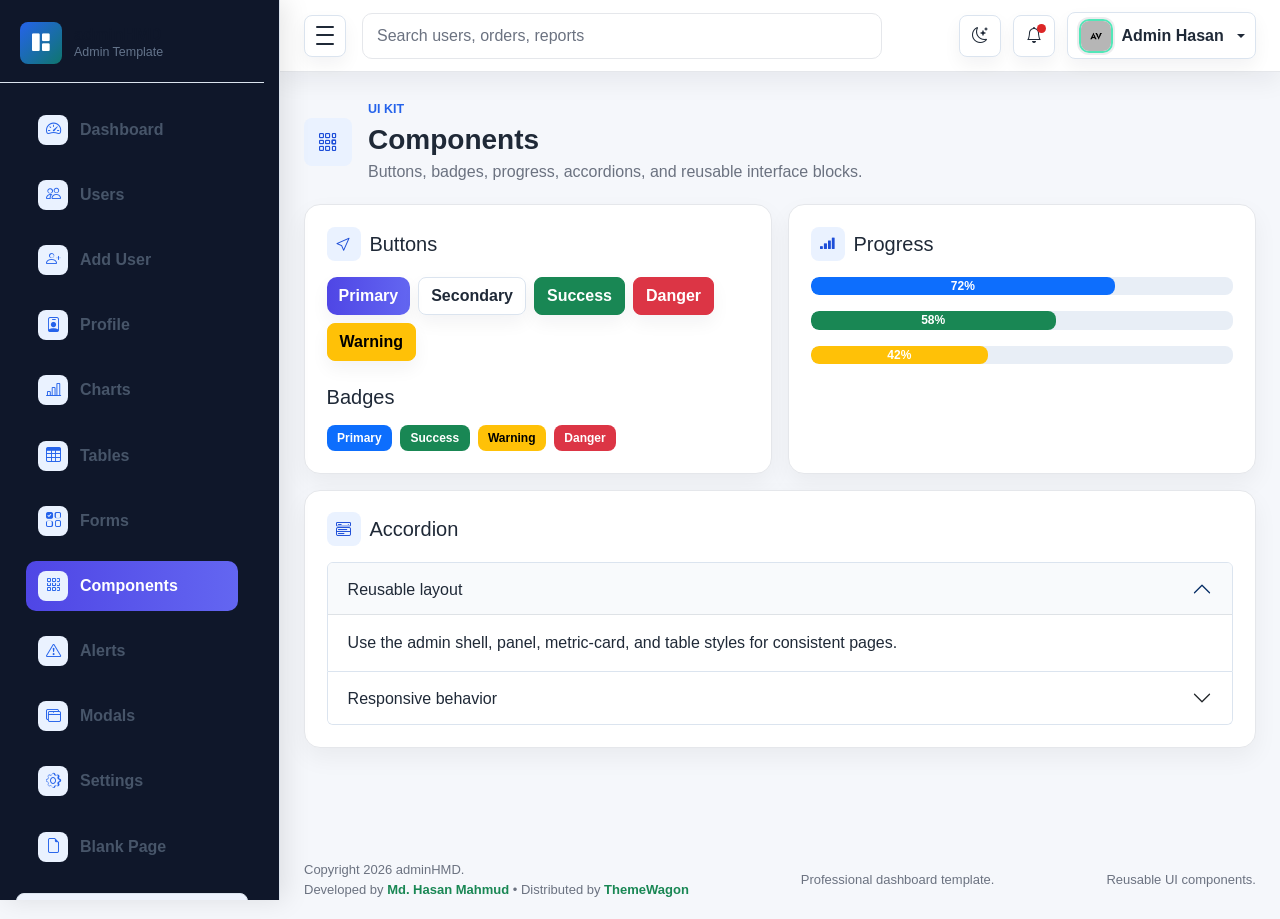
<file: components.html>
<!DOCTYPE html>
<html lang="en">
<head>
  <meta charset="UTF-8">
  <meta name="viewport" content="width=device-width, initial-scale=1.0">
  <meta name="description" content="adminHMD professional admin dashboard template">
  <title>Components | adminHMD</title>

  <link rel="stylesheet" href="../assets/css/bootstrap.min.css">
  <link rel="stylesheet" href="../assets/vendors/bootstrap-icons/bootstrap-icons.css">
  <link rel="stylesheet" href="../assets/css/style.css">
</head>

<body>
  <div class="admin-shell">
    <div class="sidebar-backdrop" data-sidebar-close></div>

    <aside class="admin-sidebar" id="adminSidebar" aria-label="Main navigation">
      <div class="sidebar-header">
        <a class="brand-mark" href="index.html" aria-label="adminHMD dashboard">
          <span class="brand-icon"><i class="bi bi-grid-1x2-fill" aria-hidden="true"></i></span>
          <span class="brand-copy">
            <span class="brand-title">adminHMD</span>
            <span class="brand-subtitle">Admin Template</span>
          </span>
        </a>
      </div>

      <nav class="sidebar-nav">
        <a class="nav-link" href="index.html">
          <span class="nav-icon"><i class="bi bi-speedometer2" aria-hidden="true"></i></span>
          <span class="nav-text">Dashboard</span>
        </a>
        <a class="nav-link" href="users.html">
          <span class="nav-icon"><i class="bi bi-people" aria-hidden="true"></i></span>
          <span class="nav-text">Users</span>
        </a>
        <a class="nav-link" href="add-user.html">
          <span class="nav-icon"><i class="bi bi-person-plus" aria-hidden="true"></i></span>
          <span class="nav-text">Add User</span>
        </a>
        <a class="nav-link" href="profile.html">
          <span class="nav-icon"><i class="bi bi-person-badge" aria-hidden="true"></i></span>
          <span class="nav-text">Profile</span>
        </a>
        <a class="nav-link" href="charts.html">
          <span class="nav-icon"><i class="bi bi-bar-chart-line" aria-hidden="true"></i></span>
          <span class="nav-text">Charts</span>
        </a>
        <a class="nav-link" href="tables.html">
          <span class="nav-icon"><i class="bi bi-table" aria-hidden="true"></i></span>
          <span class="nav-text">Tables</span>
        </a>
        <a class="nav-link" href="forms.html">
          <span class="nav-icon"><i class="bi bi-ui-checks-grid" aria-hidden="true"></i></span>
          <span class="nav-text">Forms</span>
        </a>
        <a class="nav-link active" href="components.html" aria-current="page">
          <span class="nav-icon"><i class="bi bi-grid-3x3-gap" aria-hidden="true"></i></span>
          <span class="nav-text">Components</span>
        </a>
        <a class="nav-link" href="alerts.html">
          <span class="nav-icon"><i class="bi bi-exclamation-triangle" aria-hidden="true"></i></span>
          <span class="nav-text">Alerts</span>
        </a>
        <a class="nav-link" href="modals.html">
          <span class="nav-icon"><i class="bi bi-window-stack" aria-hidden="true"></i></span>
          <span class="nav-text">Modals</span>
        </a>
        <a class="nav-link" href="settings.html">
          <span class="nav-icon"><i class="bi bi-gear" aria-hidden="true"></i></span>
          <span class="nav-text">Settings</span>
        </a>
        <a class="nav-link" href="blank.html">
          <span class="nav-icon"><i class="bi bi-file-earmark" aria-hidden="true"></i></span>
          <span class="nav-text">Blank Page</span>
        </a>
      </nav>

      <div class="sidebar-user">
        <img class="avatar-img avatar-md sidebar-user-avatar" src="../assets/images/avatar/avatar.jpg" alt="Admin Hasan">
        <strong>Admin Hasan</strong>
        <small>Active Workspace</small>
      </div>

      <div class="sidebar-footer">
        <span class="status-dot"></span>
        <span class="sidebar-footer-text">System running smoothly</span>
      </div>
    </aside>

    <div class="admin-main">
      <nav class="navbar admin-navbar navbar-expand bg-white">
        <div class="container-fluid px-3 px-lg-4">
          <button class="sidebar-toggle" type="button" data-sidebar-toggle aria-controls="adminSidebar" aria-expanded="true" aria-label="Toggle sidebar">
            <span></span>
            <span></span>
            <span></span>
          </button>

          <form class="d-none d-md-flex ms-3 flex-grow-1" role="search">
            <input class="form-control search-input" type="search" placeholder="Search users, orders, reports" aria-label="Search">
          </form>

          <div class="navbar-actions ms-auto">
            <button class="icon-button theme-toggle" type="button" data-theme-toggle aria-label="Switch color theme" title="Switch color theme">
              <i class="bi bi-moon-stars" data-theme-icon aria-hidden="true"></i>
            </button>
            <div class="dropdown">
              <button class="icon-button" type="button" data-bs-toggle="dropdown" aria-expanded="false" aria-label="Notifications">
                <span class="notification-dot"></span>
                <i class="bi bi-bell" aria-hidden="true"></i>
              </button>
              <div class="dropdown-menu dropdown-menu-end notification-menu">
                <div class="dropdown-header fw-bold text-body">Notifications</div>
                <a class="dropdown-item" href="users.html">
                  <span class="notification-title">New user registered</span>
                  <span class="notification-time">4 minutes ago</span>
                </a>
                <a class="dropdown-item" href="charts.html">
                  <span class="notification-title">Revenue target reached</span>
                  <span class="notification-time">32 minutes ago</span>
                </a>
                <a class="dropdown-item" href="settings.html">
                  <span class="notification-title">Security review completed</span>
                  <span class="notification-time">1 hour ago</span>
                </a>
              </div>
            </div>

            <div class="dropdown">
              <button class="profile-button dropdown-toggle" type="button" data-bs-toggle="dropdown" aria-expanded="false">
                <img class="avatar-img avatar-sm" src="../assets/images/avatar/avatar.jpg" alt="Admin Hasan">
                <span class="profile-name d-none d-sm-inline">Admin Hasan</span>
              </button>
              <ul class="dropdown-menu dropdown-menu-end">
                <li><a class="dropdown-item" href="profile.html">Profile</a></li>
                <li><a class="dropdown-item" href="settings.html">Account settings</a></li>
                <li><hr class="dropdown-divider"></li>
                <li><a class="dropdown-item" href="login.html">Sign out</a></li>
              </ul>
            </div>
          </div>
        </div>
      </nav>

      <main class="dashboard-content">
        <div class="container-fluid px-3 px-lg-4 py-4">
          <div class="page-heading">
            <div class="page-heading-copy">
              <span class="page-icon"><i class="bi bi-grid-3x3-gap" aria-hidden="true"></i></span>
              <div>
                <p class="eyebrow mb-1">UI Kit</p>
                <h1 class="h3 mb-1">Components</h1>
                <p class="text-muted mb-0">Buttons, badges, progress, accordions, and reusable interface blocks.</p>
              </div>
            </div>
            
          </div>

          <section class="row g-3">
            <div class="col-12 col-xl-6"><div class="panel h-100"><h2 class="h5 mb-3 section-title"><i class="bi bi-cursor" aria-hidden="true"></i><span>Buttons</span></h2><div class="d-flex flex-wrap gap-2"><button class="btn btn-primary" type="button">Primary</button><button class="btn btn-outline-secondary" type="button">Secondary</button><button class="btn btn-success" type="button">Success</button><button class="btn btn-danger" type="button">Danger</button><button class="btn btn-warning" type="button">Warning</button></div><h2 class="h5 mt-4 mb-3">Badges</h2><div class="d-flex flex-wrap gap-2"><span class="badge text-bg-primary">Primary</span><span class="badge text-bg-success">Success</span><span class="badge text-bg-warning">Warning</span><span class="badge text-bg-danger">Danger</span></div></div></div>
            <div class="col-12 col-xl-6"><div class="panel h-100"><h2 class="h5 mb-3 section-title"><i class="bi bi-reception-4" aria-hidden="true"></i><span>Progress</span></h2><div class="progress mb-3"><div class="progress-bar progress-72" role="progressbar" aria-valuenow="72" aria-valuemin="0" aria-valuemax="100">72%</div></div><div class="progress mb-3"><div class="progress-bar bg-success progress-58" role="progressbar" aria-valuenow="58" aria-valuemin="0" aria-valuemax="100">58%</div></div><div class="progress"><div class="progress-bar bg-warning progress-42" role="progressbar" aria-valuenow="42" aria-valuemin="0" aria-valuemax="100">42%</div></div></div></div>
            <div class="col-12"><div class="panel"><h2 class="h5 mb-3 section-title"><i class="bi bi-menu-button-wide" aria-hidden="true"></i><span>Accordion</span></h2><div class="accordion" id="componentAccordion"><div class="accordion-item"><h3 class="accordion-header"><button class="accordion-button" type="button" data-bs-toggle="collapse" data-bs-target="#collapseOne" aria-expanded="true" aria-controls="collapseOne">Reusable layout</button></h3><div id="collapseOne" class="accordion-collapse collapse show" data-bs-parent="#componentAccordion"><div class="accordion-body">Use the admin shell, panel, metric-card, and table styles for consistent pages.</div></div></div><div class="accordion-item"><h3 class="accordion-header"><button class="accordion-button collapsed" type="button" data-bs-toggle="collapse" data-bs-target="#collapseTwo" aria-expanded="false" aria-controls="collapseTwo">Responsive behavior</button></h3><div id="collapseTwo" class="accordion-collapse collapse" data-bs-parent="#componentAccordion"><div class="accordion-body">The sidebar becomes a mobile overlay and a compact mini sidebar on desktop.</div></div></div></div></div></div>
          </section>
        </div>
      </main>

      <footer class="admin-footer">
        <div class="container-fluid px-3 px-lg-4">
          <span>Copyright 2026 adminHMD. <br> Developed by <a target="_blank" class="fw-bold text-success" href="https://github.com/HasanMahmudDev">Md. Hasan Mahmud</a> • Distributed by <a target="_blank" class="fw-bold text-success" href="https://themewagon.com">ThemeWagon</a> </span>
          <span>Professional dashboard template.</span>
          <span>Reusable UI components.</span>
        </div>
      </footer>
    </div>
  </div>

  <script src="../assets/js/bootstrap.bundle.min.js"></script>
  <script src="../assets/js/main.js"></script>
</body>
</html>
</file>
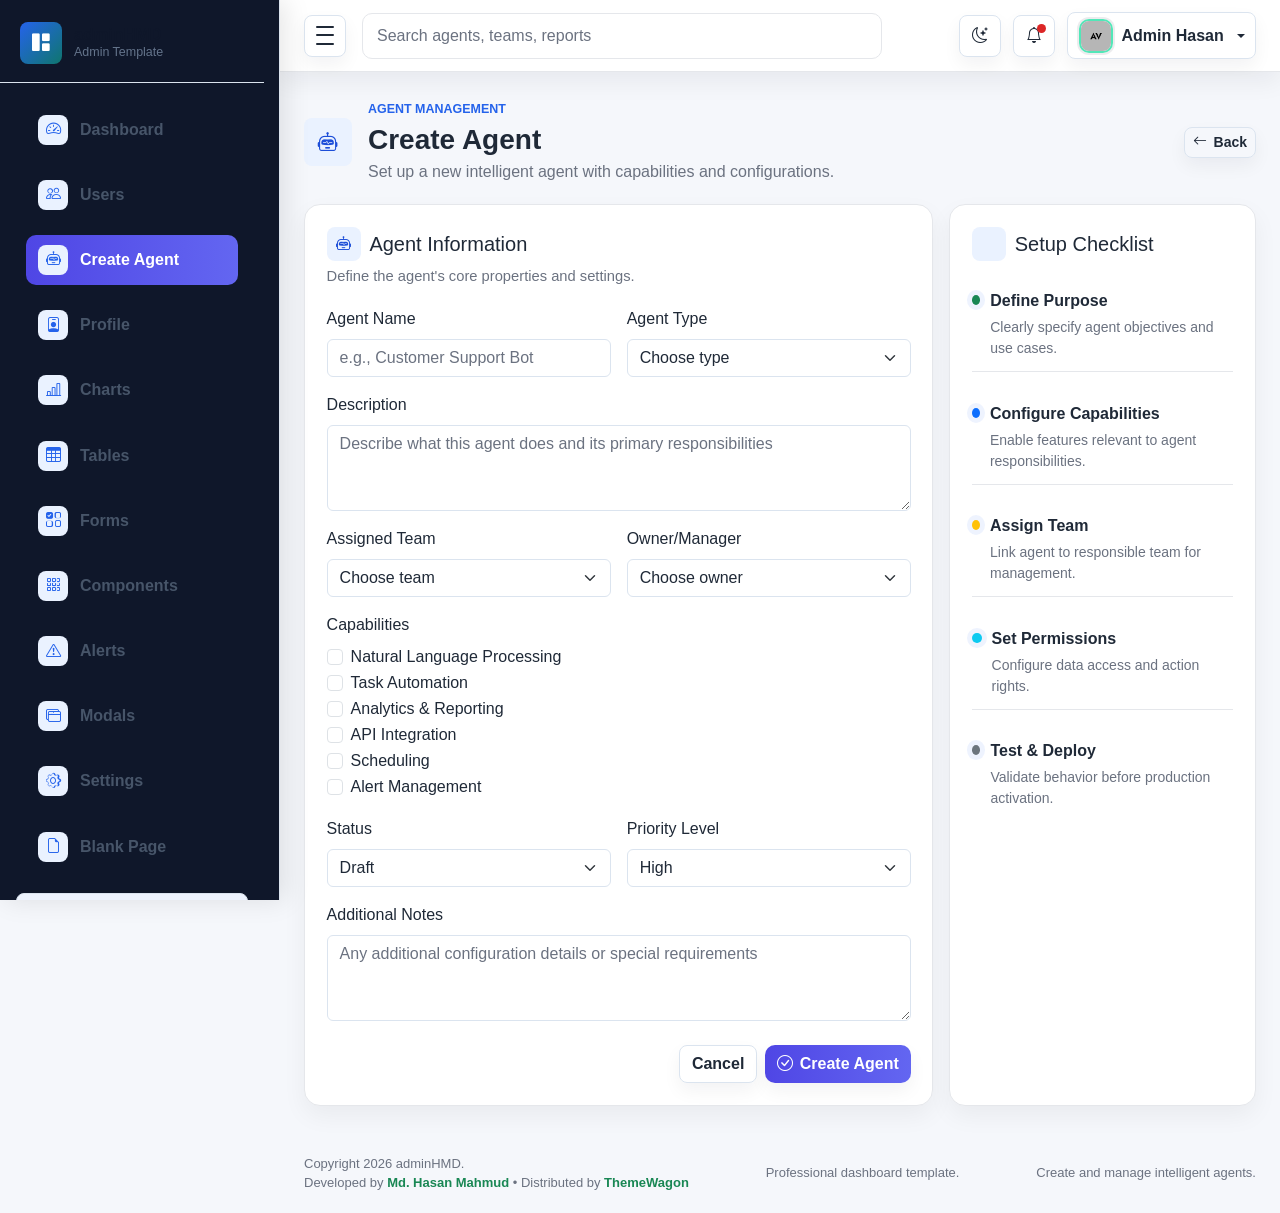
<file: create-agent.html>
<!DOCTYPE html>
<html lang="en">
<head>
  <meta charset="UTF-8">
  <meta name="viewport" content="width=device-width, initial-scale=1.0">
  <meta name="description" content="adminHMD professional admin dashboard template">
  <title>Create Agent | adminHMD</title>

  <link rel="stylesheet" href="../assets/css/bootstrap.min.css">
  <link rel="stylesheet" href="../assets/vendors/bootstrap-icons/bootstrap-icons.css">
  <link rel="stylesheet" href="../assets/css/style.css">
</head>

<body>
  <div class="admin-shell">
    <div class="sidebar-backdrop" data-sidebar-close></div>

    <aside class="admin-sidebar" id="adminSidebar" aria-label="Main navigation">
      <div class="sidebar-header">
        <a class="brand-mark" href="index.html" aria-label="adminHMD dashboard">
          <span class="brand-icon"><i class="bi bi-grid-1x2-fill" aria-hidden="true"></i></span>
          <span class="brand-copy">
            <span class="brand-title">adminHMD</span>
            <span class="brand-subtitle">Admin Template</span>
          </span>
        </a>
      </div>

      <nav class="sidebar-nav">
        <a class="nav-link" href="index.html">
          <span class="nav-icon"><i class="bi bi-speedometer2" aria-hidden="true"></i></span>
          <span class="nav-text">Dashboard</span>
        </a>
        <a class="nav-link" href="users.html">
          <span class="nav-icon"><i class="bi bi-people" aria-hidden="true"></i></span>
          <span class="nav-text">Users</span>
        </a>
        <a class="nav-link active" href="create-agent.html" aria-current="page">
          <span class="nav-icon"><i class="bi bi-robot" aria-hidden="true"></i></span>
          <span class="nav-text">Create Agent</span>
        </a>
        <a class="nav-link" href="profile.html">
          <span class="nav-icon"><i class="bi bi-person-badge" aria-hidden="true"></i></span>
          <span class="nav-text">Profile</span>
        </a>
        <a class="nav-link" href="charts.html">
          <span class="nav-icon"><i class="bi bi-bar-chart-line" aria-hidden="true"></i></span>
          <span class="nav-text">Charts</span>
        </a>
        <a class="nav-link" href="tables.html">
          <span class="nav-icon"><i class="bi bi-table" aria-hidden="true"></i></span>
          <span class="nav-text">Tables</span>
        </a>
        <a class="nav-link" href="forms.html">
          <span class="nav-icon"><i class="bi bi-ui-checks-grid" aria-hidden="true"></i></span>
          <span class="nav-text">Forms</span>
        </a>
        <a class="nav-link" href="components.html">
          <span class="nav-icon"><i class="bi bi-grid-3x3-gap" aria-hidden="true"></i></span>
          <span class="nav-text">Components</span>
        </a>
        <a class="nav-link" href="alerts.html">
          <span class="nav-icon"><i class="bi bi-exclamation-triangle" aria-hidden="true"></i></span>
          <span class="nav-text">Alerts</span>
        </a>
        <a class="nav-link" href="modals.html">
          <span class="nav-icon"><i class="bi bi-window-stack" aria-hidden="true"></i></span>
          <span class="nav-text">Modals</span>
        </a>
        <a class="nav-link" href="settings.html">
          <span class="nav-icon"><i class="bi bi-gear" aria-hidden="true"></i></span>
          <span class="nav-text">Settings</span>
        </a>
        <a class="nav-link" href="blank.html">
          <span class="nav-icon"><i class="bi bi-file-earmark" aria-hidden="true"></i></span>
          <span class="nav-text">Blank Page</span>
        </a>
      </nav>

      <div class="sidebar-user">
        <img class="avatar-img avatar-md sidebar-user-avatar" src="../assets/images/avatar/avatar.jpg" alt="Admin Hasan">
        <strong>Admin Hasan</strong>
        <small>Active Workspace</small>
      </div>

      <div class="sidebar-footer">
        <span class="status-dot"></span>
        <span class="sidebar-footer-text">System running smoothly</span>
      </div>
    </aside>

    <div class="admin-main">
      <nav class="navbar admin-navbar navbar-expand bg-white">
        <div class="container-fluid px-3 px-lg-4">
          <button class="sidebar-toggle" type="button" data-sidebar-toggle aria-controls="adminSidebar" aria-expanded="true" aria-label="Toggle sidebar">
            <span></span>
            <span></span>
            <span></span>
          </button>

          <form class="d-none d-md-flex ms-3 flex-grow-1" role="search">
            <input class="form-control search-input" type="search" placeholder="Search agents, teams, reports" aria-label="Search">
          </form>

          <div class="navbar-actions ms-auto">
            <button class="icon-button theme-toggle" type="button" data-theme-toggle aria-label="Switch color theme" title="Switch color theme">
              <i class="bi bi-moon-stars" data-theme-icon aria-hidden="true"></i>
            </button>
            <div class="dropdown">
              <button class="icon-button" type="button" data-bs-toggle="dropdown" aria-expanded="false" aria-label="Notifications">
                <span class="notification-dot"></span>
                <i class="bi bi-bell" aria-hidden="true"></i>
              </button>
              <div class="dropdown-menu dropdown-menu-end notification-menu">
                <div class="dropdown-header fw-bold text-body">Notifications</div>
                <a class="dropdown-item" href="users.html">
                  <span class="notification-title">Agent created successfully</span>
                  <span class="notification-time">2 minutes ago</span>
                </a>
                <a class="dropdown-item" href="charts.html">
                  <span class="notification-title">Agent performance updated</span>
                  <span class="notification-time">15 minutes ago</span>
                </a>
                <a class="dropdown-item" href="settings.html">
                  <span class="notification-title">New agent template available</span>
                  <span class="notification-time">1 hour ago</span>
                </a>
              </div>
            </div>

            <div class="dropdown">
              <button class="profile-button dropdown-toggle" type="button" data-bs-toggle="dropdown" aria-expanded="false">
                <img class="avatar-img avatar-sm" src="../assets/images/avatar/avatar.jpg" alt="Admin Hasan">
                <span class="profile-name d-none d-sm-inline">Admin Hasan</span>
              </button>
              <ul class="dropdown-menu dropdown-menu-end">
                <li><a class="dropdown-item" href="profile.html">Profile</a></li>
                <li><a class="dropdown-item" href="settings.html">Account settings</a></li>
                <li><hr class="dropdown-divider"></li>
                <li><a class="dropdown-item" href="login.html">Sign out</a></li>
              </ul>
            </div>
          </div>
        </div>
      </nav>

      <main class="dashboard-content">
        <div class="container-fluid px-3 px-lg-4 py-4">
          <div class="page-heading">
            <div class="page-heading-copy">
              <span class="page-icon"><i class="bi bi-robot" aria-hidden="true"></i></span>
              <div>
                <p class="eyebrow mb-1">Agent Management</p>
                <h1 class="h3 mb-1">Create Agent</h1>
                <p class="text-muted mb-0">Set up a new intelligent agent with capabilities and configurations.</p>
              </div>
            </div>
            <div class="heading-actions"><a class="btn btn-outline-secondary btn-sm" href="users.html"><i class="bi bi-arrow-left" aria-hidden="true"></i> Back</a></div>
          </div>

          <section class="row g-3">
            <div class="col-12 col-xl-8">
              <form class="panel needs-validation" novalidate>
                <div class="panel-header"><div><h2 class="h5 mb-1 section-title"><i class="bi bi-robot" aria-hidden="true"></i><span>Agent Information</span></h2><p class="text-muted mb-0">Define the agent's core properties and settings.</p></div></div>
                <div class="row g-3">
                  <div class="col-md-6"><label class="form-label" for="agentName">Agent Name</label><input class="form-control" id="agentName" type="text" placeholder="e.g., Customer Support Bot" required><div class="invalid-feedback">Agent name is required.</div></div>
                  <div class="col-md-6"><label class="form-label" for="agentType">Agent Type</label><select class="form-select" id="agentType" required><option value="">Choose type</option><option>Chatbot</option><option>Task Automation</option><option>Data Analysis</option><option>Content Generation</option><option>Custom</option></select><div class="invalid-feedback">Choose an agent type.</div></div>
                  <div class="col-12"><label class="form-label" for="description">Description</label><textarea class="form-control" id="description" rows="3" placeholder="Describe what this agent does and its primary responsibilities" required></textarea><div class="invalid-feedback">Description is required.</div></div>
                  <div class="col-md-6"><label class="form-label" for="team">Assigned Team</label><select class="form-select" id="team" required><option value="">Choose team</option><option>Operations</option><option>Sales</option><option>Content</option><option>Finance</option><option>Support</option></select><div class="invalid-feedback">Choose a team.</div></div>
                  <div class="col-md-6"><label class="form-label" for="owner">Owner/Manager</label><select class="form-select" id="owner" required><option value="">Choose owner</option><option>Admin Hasan</option><option>Team Lead</option><option>Manager</option><option>Supervisor</option></select><div class="invalid-feedback">Choose an owner.</div></div>
                  <div class="col-12"><label class="form-label">Capabilities</label><div class="capability-checkboxes"><div class="form-check"><input class="form-check-input" type="checkbox" id="cap1" value="nlp"><label class="form-check-label" for="cap1">Natural Language Processing</label></div><div class="form-check"><input class="form-check-input" type="checkbox" id="cap2" value="automation"><label class="form-check-label" for="cap2">Task Automation</label></div><div class="form-check"><input class="form-check-input" type="checkbox" id="cap3" value="analytics"><label class="form-check-label" for="cap3">Analytics & Reporting</label></div><div class="form-check"><input class="form-check-input" type="checkbox" id="cap4" value="integration"><label class="form-check-label" for="cap4">API Integration</label></div><div class="form-check"><input class="form-check-input" type="checkbox" id="cap5" value="scheduling"><label class="form-check-label" for="cap5">Scheduling</label></div><div class="form-check"><input class="form-check-input" type="checkbox" id="cap6" value="alerts"><label class="form-check-label" for="cap6">Alert Management</label></div></div></div>
                  <div class="col-md-6"><label class="form-label" for="status">Status</label><select class="form-select" id="status" required><option value="">Choose status</option><option selected>Draft</option><option>Active</option><option>Inactive</option></select><div class="invalid-feedback">Choose a status.</div></div>
                  <div class="col-md-6"><label class="form-label" for="priority">Priority Level</label><select class="form-select" id="priority" required><option value="">Choose priority</option><option>Low</option><option>Medium</option><option selected>High</option><option>Critical</option></select><div class="invalid-feedback">Choose a priority level.</div></div>
                  <div class="col-12"><label class="form-label" for="notes">Additional Notes</label><textarea class="form-control" id="notes" rows="3" placeholder="Any additional configuration details or special requirements"></textarea></div>
                </div>
                <div class="d-flex flex-wrap justify-content-end gap-2 mt-4"><a class="btn btn-outline-secondary" href="users.html">Cancel</a><button class="btn btn-primary" type="submit"><i class="bi bi-check-circle" aria-hidden="true"></i> Create Agent</button></div>
              </form>
            </div>
            <div class="col-12 col-xl-4">
              <div class="panel h-100">
                <h2 class="h5 mb-3 section-title"><i class="bi bi-checklist" aria-hidden="true"></i><span>Setup Checklist</span></h2>
                <div class="activity-list">
                  <div class="activity-item"><span class="activity-dot bg-success"></span><div><p class="mb-1 fw-semibold">Define Purpose</p><p class="text-muted small mb-0">Clearly specify agent objectives and use cases.</p></div></div>
                  <div class="activity-item"><span class="activity-dot bg-primary"></span><div><p class="mb-1 fw-semibold">Configure Capabilities</p><p class="text-muted small mb-0">Enable features relevant to agent responsibilities.</p></div></div>
                  <div class="activity-item"><span class="activity-dot bg-warning"></span><div><p class="mb-1 fw-semibold">Assign Team</p><p class="text-muted small mb-0">Link agent to responsible team for management.</p></div></div>
                  <div class="activity-item"><span class="activity-dot bg-info"></span><div><p class="mb-1 fw-semibold">Set Permissions</p><p class="text-muted small mb-0">Configure data access and action rights.</p></div></div>
                  <div class="activity-item"><span class="activity-dot bg-secondary"></span><div><p class="mb-1 fw-semibold">Test & Deploy</p><p class="text-muted small mb-0">Validate behavior before production activation.</p></div></div>
                </div>
              </div>
            </div>
          </section>
        </div>
      </main>

      <footer class="admin-footer">
        <div class="container-fluid px-3 px-lg-4">
          <span>Copyright 2026 adminHMD. <br> Developed by <a target="_blank" class="fw-bold text-success" href="https://github.com/HasanMahmudDev">Md. Hasan Mahmud</a> • Distributed by <a target="_blank" class="fw-bold text-success" href="https://themewagon.com">ThemeWagon</a> </span>
          <span>Professional dashboard template.</span>
          <span>Create and manage intelligent agents.</span>
        </div>
      </footer>
    </div>
  </div>

  <script src="../assets/js/bootstrap.bundle.min.js"></script>
  <script src="../assets/js/main.js"></script>
</body>
</html>
</file>
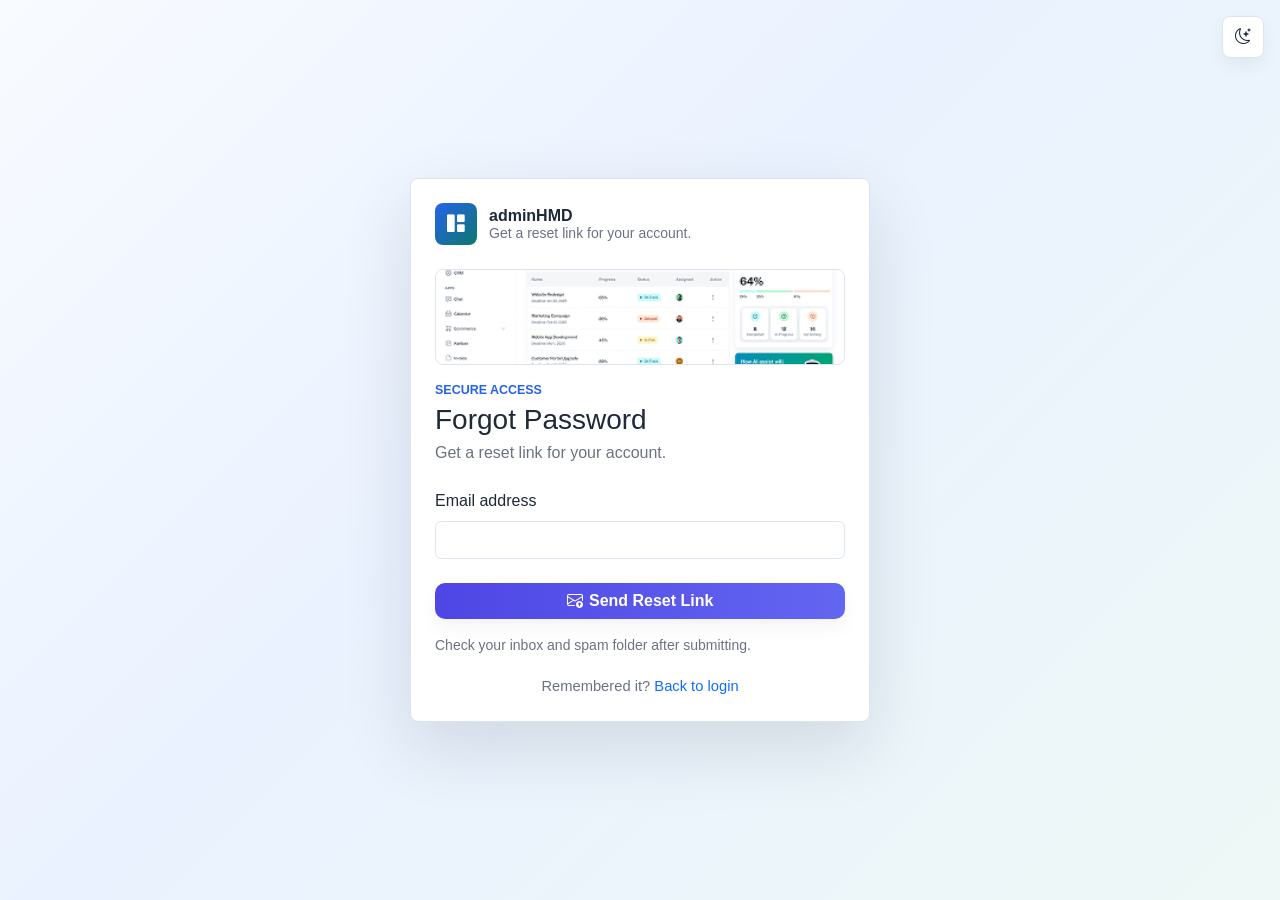
<file: forgot-password.html>
<!DOCTYPE html>
<html lang="en">
<head>
  <meta charset="UTF-8">
  <meta name="viewport" content="width=device-width, initial-scale=1.0">
  <meta name="description" content="adminHMD authentication page">
  <title>Forgot Password | adminHMD</title>

  <link rel="stylesheet" href="../assets/css/bootstrap.min.css">
  <link rel="stylesheet" href="../assets/vendors/bootstrap-icons/bootstrap-icons.css">
  <link rel="stylesheet" href="../assets/css/style.css">
</head>

<body class="auth-body">
  <button class="icon-button theme-toggle auth-theme-toggle" type="button" data-theme-toggle aria-label="Switch color theme" title="Switch color theme">
    <i class="bi bi-moon-stars" data-theme-icon aria-hidden="true"></i>
  </button>
  <main class="auth-page">
    <section class="auth-card">
      <a class="auth-brand" href="index.html"><span class="brand-icon"><i class="bi bi-grid-1x2-fill" aria-hidden="true"></i></span><span><strong>adminHMD</strong><small>Get a reset link for your account.</small></span></a>
      <div class="auth-visual"><img src="../assets/images/png/dasher-ui-bootstrap-5.jpg" alt="adminHMD dashboard interface"></div>
      <form class="needs-validation" novalidate>
        <div class="mb-4">
          <p class="eyebrow mb-1">Secure Access</p>
          <h1 class="h3 mb-1">Forgot Password</h1>
          <p class="text-muted mb-0">Get a reset link for your account.</p>
        </div>
        <div class="mb-4"><label class="form-label" for="forgotEmail">Email address</label><input class="form-control" id="forgotEmail" type="email" required><div class="invalid-feedback">Enter a valid email.</div></div>
        <button class="btn btn-primary w-100" type="submit"><i class="bi bi-envelope-arrow-up" aria-hidden="true"></i> Send Reset Link</button>
      </form>
      <p class="text-muted small mt-3 mb-0">Check your inbox and spam folder after submitting.</p>
      <div class="auth-footer">Remembered it? <a href="login.html">Back to login</a></div>
    </section>
  </main>

  <script src="../assets/js/bootstrap.bundle.min.js"></script>
  <script src="../assets/js/main.js"></script>
</body>
</html>
</file>
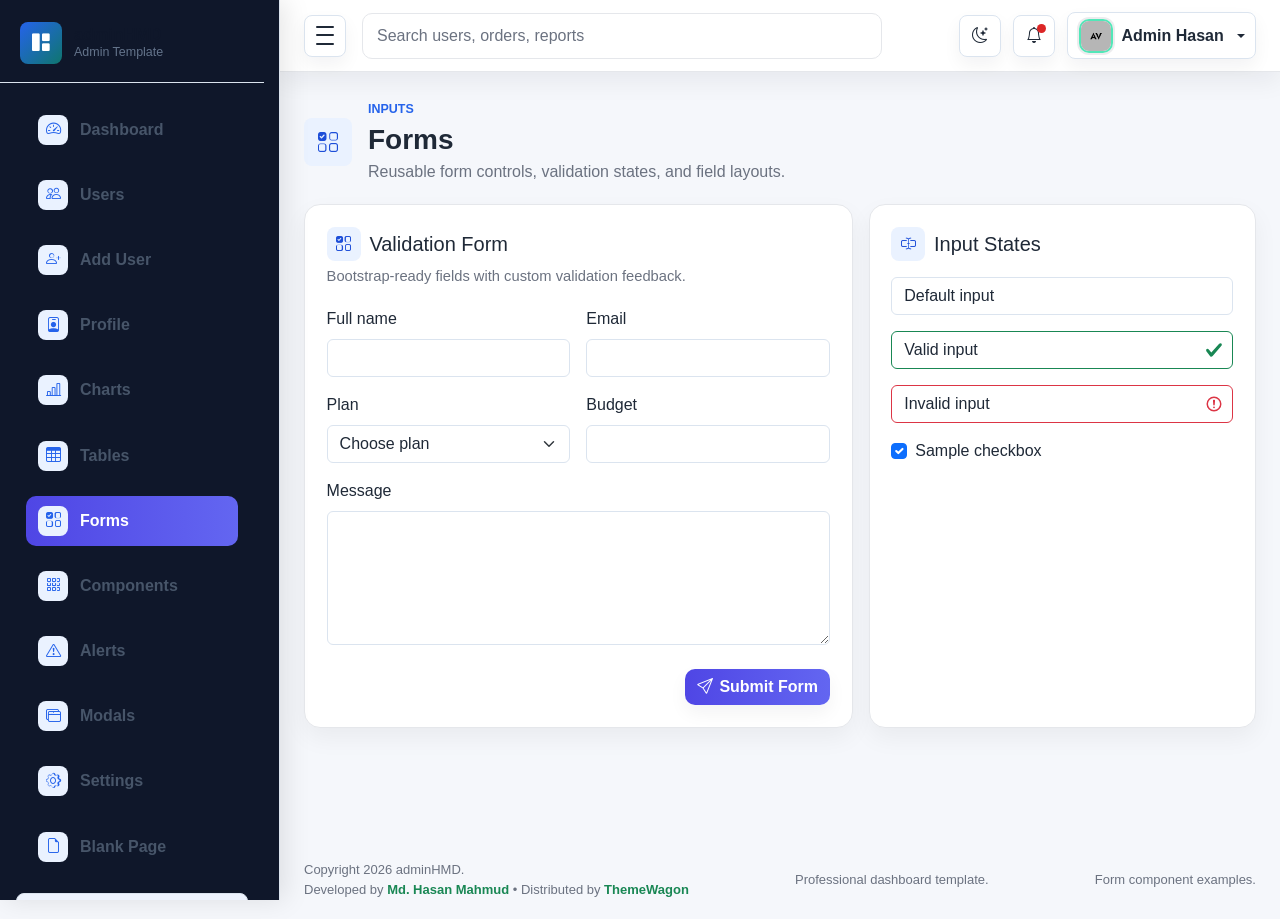
<file: forms.html>
<!DOCTYPE html>
<html lang="en">
<head>
  <meta charset="UTF-8">
  <meta name="viewport" content="width=device-width, initial-scale=1.0">
  <meta name="description" content="adminHMD professional admin dashboard template">
  <title>Forms | adminHMD</title>

  <link rel="stylesheet" href="../assets/css/bootstrap.min.css">
  <link rel="stylesheet" href="../assets/vendors/bootstrap-icons/bootstrap-icons.css">
  <link rel="stylesheet" href="../assets/css/style.css">
</head>

<body>
  <div class="admin-shell">
    <div class="sidebar-backdrop" data-sidebar-close></div>

    <aside class="admin-sidebar" id="adminSidebar" aria-label="Main navigation">
      <div class="sidebar-header">
        <a class="brand-mark" href="index.html" aria-label="adminHMD dashboard">
          <span class="brand-icon"><i class="bi bi-grid-1x2-fill" aria-hidden="true"></i></span>
          <span class="brand-copy">
            <span class="brand-title">adminHMD</span>
            <span class="brand-subtitle">Admin Template</span>
          </span>
        </a>
      </div>

      <nav class="sidebar-nav">
        <a class="nav-link" href="index.html">
          <span class="nav-icon"><i class="bi bi-speedometer2" aria-hidden="true"></i></span>
          <span class="nav-text">Dashboard</span>
        </a>
        <a class="nav-link" href="users.html">
          <span class="nav-icon"><i class="bi bi-people" aria-hidden="true"></i></span>
          <span class="nav-text">Users</span>
        </a>
        <a class="nav-link" href="add-user.html">
          <span class="nav-icon"><i class="bi bi-person-plus" aria-hidden="true"></i></span>
          <span class="nav-text">Add User</span>
        </a>
        <a class="nav-link" href="profile.html">
          <span class="nav-icon"><i class="bi bi-person-badge" aria-hidden="true"></i></span>
          <span class="nav-text">Profile</span>
        </a>
        <a class="nav-link" href="charts.html">
          <span class="nav-icon"><i class="bi bi-bar-chart-line" aria-hidden="true"></i></span>
          <span class="nav-text">Charts</span>
        </a>
        <a class="nav-link" href="tables.html">
          <span class="nav-icon"><i class="bi bi-table" aria-hidden="true"></i></span>
          <span class="nav-text">Tables</span>
        </a>
        <a class="nav-link active" href="forms.html" aria-current="page">
          <span class="nav-icon"><i class="bi bi-ui-checks-grid" aria-hidden="true"></i></span>
          <span class="nav-text">Forms</span>
        </a>
        <a class="nav-link" href="components.html">
          <span class="nav-icon"><i class="bi bi-grid-3x3-gap" aria-hidden="true"></i></span>
          <span class="nav-text">Components</span>
        </a>
        <a class="nav-link" href="alerts.html">
          <span class="nav-icon"><i class="bi bi-exclamation-triangle" aria-hidden="true"></i></span>
          <span class="nav-text">Alerts</span>
        </a>
        <a class="nav-link" href="modals.html">
          <span class="nav-icon"><i class="bi bi-window-stack" aria-hidden="true"></i></span>
          <span class="nav-text">Modals</span>
        </a>
        <a class="nav-link" href="settings.html">
          <span class="nav-icon"><i class="bi bi-gear" aria-hidden="true"></i></span>
          <span class="nav-text">Settings</span>
        </a>
        <a class="nav-link" href="blank.html">
          <span class="nav-icon"><i class="bi bi-file-earmark" aria-hidden="true"></i></span>
          <span class="nav-text">Blank Page</span>
        </a>
      </nav>

      <div class="sidebar-user">
        <img class="avatar-img avatar-md sidebar-user-avatar" src="../assets/images/avatar/avatar.jpg" alt="Admin Hasan">
        <strong>Admin Hasan</strong>
        <small>Active Workspace</small>
      </div>

      <div class="sidebar-footer">
        <span class="status-dot"></span>
        <span class="sidebar-footer-text">System running smoothly</span>
      </div>
    </aside>

    <div class="admin-main">
      <nav class="navbar admin-navbar navbar-expand bg-white">
        <div class="container-fluid px-3 px-lg-4">
          <button class="sidebar-toggle" type="button" data-sidebar-toggle aria-controls="adminSidebar" aria-expanded="true" aria-label="Toggle sidebar">
            <span></span>
            <span></span>
            <span></span>
          </button>

          <form class="d-none d-md-flex ms-3 flex-grow-1" role="search">
            <input class="form-control search-input" type="search" placeholder="Search users, orders, reports" aria-label="Search">
          </form>

          <div class="navbar-actions ms-auto">
            <button class="icon-button theme-toggle" type="button" data-theme-toggle aria-label="Switch color theme" title="Switch color theme">
              <i class="bi bi-moon-stars" data-theme-icon aria-hidden="true"></i>
            </button>
            <div class="dropdown">
              <button class="icon-button" type="button" data-bs-toggle="dropdown" aria-expanded="false" aria-label="Notifications">
                <span class="notification-dot"></span>
                <i class="bi bi-bell" aria-hidden="true"></i>
              </button>
              <div class="dropdown-menu dropdown-menu-end notification-menu">
                <div class="dropdown-header fw-bold text-body">Notifications</div>
                <a class="dropdown-item" href="users.html">
                  <span class="notification-title">New user registered</span>
                  <span class="notification-time">4 minutes ago</span>
                </a>
                <a class="dropdown-item" href="charts.html">
                  <span class="notification-title">Revenue target reached</span>
                  <span class="notification-time">32 minutes ago</span>
                </a>
                <a class="dropdown-item" href="settings.html">
                  <span class="notification-title">Security review completed</span>
                  <span class="notification-time">1 hour ago</span>
                </a>
              </div>
            </div>

            <div class="dropdown">
              <button class="profile-button dropdown-toggle" type="button" data-bs-toggle="dropdown" aria-expanded="false">
                <img class="avatar-img avatar-sm" src="../assets/images/avatar/avatar.jpg" alt="Admin Hasan">
                <span class="profile-name d-none d-sm-inline">Admin Hasan</span>
              </button>
              <ul class="dropdown-menu dropdown-menu-end">
                <li><a class="dropdown-item" href="profile.html">Profile</a></li>
                <li><a class="dropdown-item" href="settings.html">Account settings</a></li>
                <li><hr class="dropdown-divider"></li>
                <li><a class="dropdown-item" href="login.html">Sign out</a></li>
              </ul>
            </div>
          </div>
        </div>
      </nav>

      <main class="dashboard-content">
        <div class="container-fluid px-3 px-lg-4 py-4">
          <div class="page-heading">
            <div class="page-heading-copy">
              <span class="page-icon"><i class="bi bi-ui-checks-grid" aria-hidden="true"></i></span>
              <div>
                <p class="eyebrow mb-1">Inputs</p>
                <h1 class="h3 mb-1">Forms</h1>
                <p class="text-muted mb-0">Reusable form controls, validation states, and field layouts.</p>
              </div>
            </div>
            
          </div>

          <section class="row g-3">
            <div class="col-12 col-xl-7">
              <form class="panel needs-validation" novalidate>
                <div class="panel-header"><div><h2 class="h5 mb-1 section-title"><i class="bi bi-ui-checks-grid" aria-hidden="true"></i><span>Validation Form</span></h2><p class="text-muted mb-0">Bootstrap-ready fields with custom validation feedback.</p></div></div>
                <div class="row g-3"><div class="col-md-6"><label class="form-label" for="formName">Full name</label><input class="form-control" id="formName" required><div class="invalid-feedback">Full name is required.</div></div><div class="col-md-6"><label class="form-label" for="formEmail">Email</label><input class="form-control" id="formEmail" type="email" required><div class="invalid-feedback">Valid email is required.</div></div><div class="col-md-6"><label class="form-label" for="formPlan">Plan</label><select class="form-select" id="formPlan" required><option value="">Choose plan</option><option>Starter</option><option>Business</option><option>Enterprise</option></select><div class="invalid-feedback">Choose a plan.</div></div><div class="col-md-6"><label class="form-label" for="formBudget">Budget</label><input class="form-control" id="formBudget" type="number" min="1" required><div class="invalid-feedback">Enter a valid budget.</div></div><div class="col-12"><label class="form-label" for="formMessage">Message</label><textarea class="form-control" id="formMessage" rows="5" required></textarea><div class="invalid-feedback">Message is required.</div></div></div>
                <div class="d-flex justify-content-end mt-4"><button class="btn btn-primary" type="submit"><i class="bi bi-send" aria-hidden="true"></i> Submit Form</button></div>
              </form>
            </div>
            <div class="col-12 col-xl-5"><div class="panel h-100"><h2 class="h5 mb-3 section-title"><i class="bi bi-input-cursor-text" aria-hidden="true"></i><span>Input States</span></h2><input class="form-control mb-3" value="Default input"><input class="form-control is-valid mb-3" value="Valid input"><input class="form-control is-invalid mb-3" value="Invalid input"><div class="form-check"><input class="form-check-input" type="checkbox" id="sampleCheck" checked><label class="form-check-label" for="sampleCheck">Sample checkbox</label></div></div></div>
          </section>
        </div>
      </main>

      <footer class="admin-footer">
        <div class="container-fluid px-3 px-lg-4">
          <span>Copyright 2026 adminHMD. <br> Developed by <a target="_blank" class="fw-bold text-success" href="https://github.com/HasanMahmudDev">Md. Hasan Mahmud</a> • Distributed by <a target="_blank" class="fw-bold text-success" href="https://themewagon.com">ThemeWagon</a> </span>
          <span>Professional dashboard template.</span>
          <span>Form component examples.</span>
        </div>
      </footer>
    </div>
  </div>

  <script src="../assets/js/bootstrap.bundle.min.js"></script>
  <script src="../assets/js/main.js"></script>
</body>
</html>
</file>
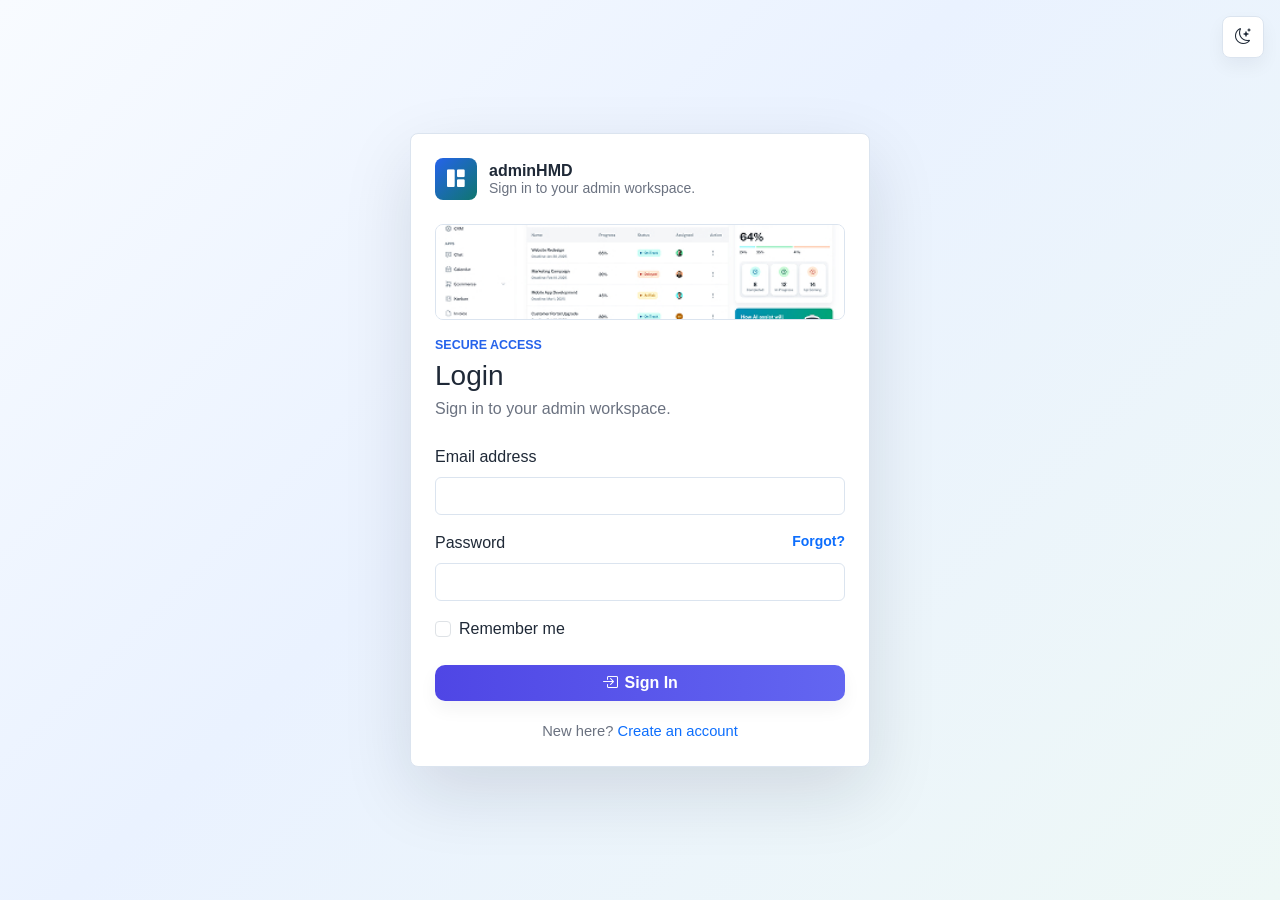
<file: login.html>
<!DOCTYPE html>
<html lang="en">
<head>
  <meta charset="UTF-8">
  <meta name="viewport" content="width=device-width, initial-scale=1.0">
  <meta name="description" content="admin sai authentication page">
  <title>Login | admin sai</title>

  <link rel="stylesheet" href="../assets/css/bootstrap.min.css">
  <link rel="stylesheet" href="../assets/vendors/bootstrap-icons/bootstrap-icons.css">
  <link rel="stylesheet" href="../assets/css/style.css">
</head>

<body class="auth-body">
  <button class="icon-button theme-toggle auth-theme-toggle" type="button" data-theme-toggle aria-label="Switch color theme" title="Switch color theme">
    <i class="bi bi-moon-stars" data-theme-icon aria-hidden="true"></i>
  </button>
  <main class="auth-page">
    <section class="auth-card">
      <a class="auth-brand" href="index.html"><span class="brand-icon"><i class="bi bi-grid-1x2-fill" aria-hidden="true"></i></span><span><strong>adminHMD</strong><small>Sign in to your admin workspace.</small></span></a>
      <div class="auth-visual"><img src="../assets/images/png/dasher-ui-bootstrap-5.jpg" alt="adminHMD dashboard interface"></div>
      <form class="needs-validation" novalidate>
        <div class="mb-4">
          <p class="eyebrow mb-1">Secure Access</p>
          <h1 class="h3 mb-1">Login</h1>
          <p class="text-muted mb-0">Sign in to your admin workspace.</p>
        </div>
        <div class="mb-3"><label class="form-label" for="loginEmail">Email address</label><input class="form-control" id="loginEmail" type="email" required><div class="invalid-feedback">Enter a valid email.</div></div>
        <div class="mb-3"><div class="d-flex justify-content-between"><label class="form-label" for="loginPassword">Password</label><a class="small fw-semibold" href="forgot-password.html">Forgot?</a></div><input class="form-control" id="loginPassword" type="password" minlength="6" required><div class="invalid-feedback">Password must be at least 6 characters.</div></div>
        <div class="form-check mb-4"><input class="form-check-input" type="checkbox" id="rememberMe"><label class="form-check-label" for="rememberMe">Remember me</label></div>
        <button class="btn btn-primary w-100" type="submit"><i class="bi bi-box-arrow-in-right" aria-hidden="true"></i> Sign In</button>
      </form>
      
      <div class="auth-footer">New here? <a href="register.html">Create an account</a></div>
    </section>
  </main>

  <script src="../assets/js/bootstrap.bundle.min.js"></script>
  <script src="../assets/js/main.js"></script>
</body>
</html>
</file>
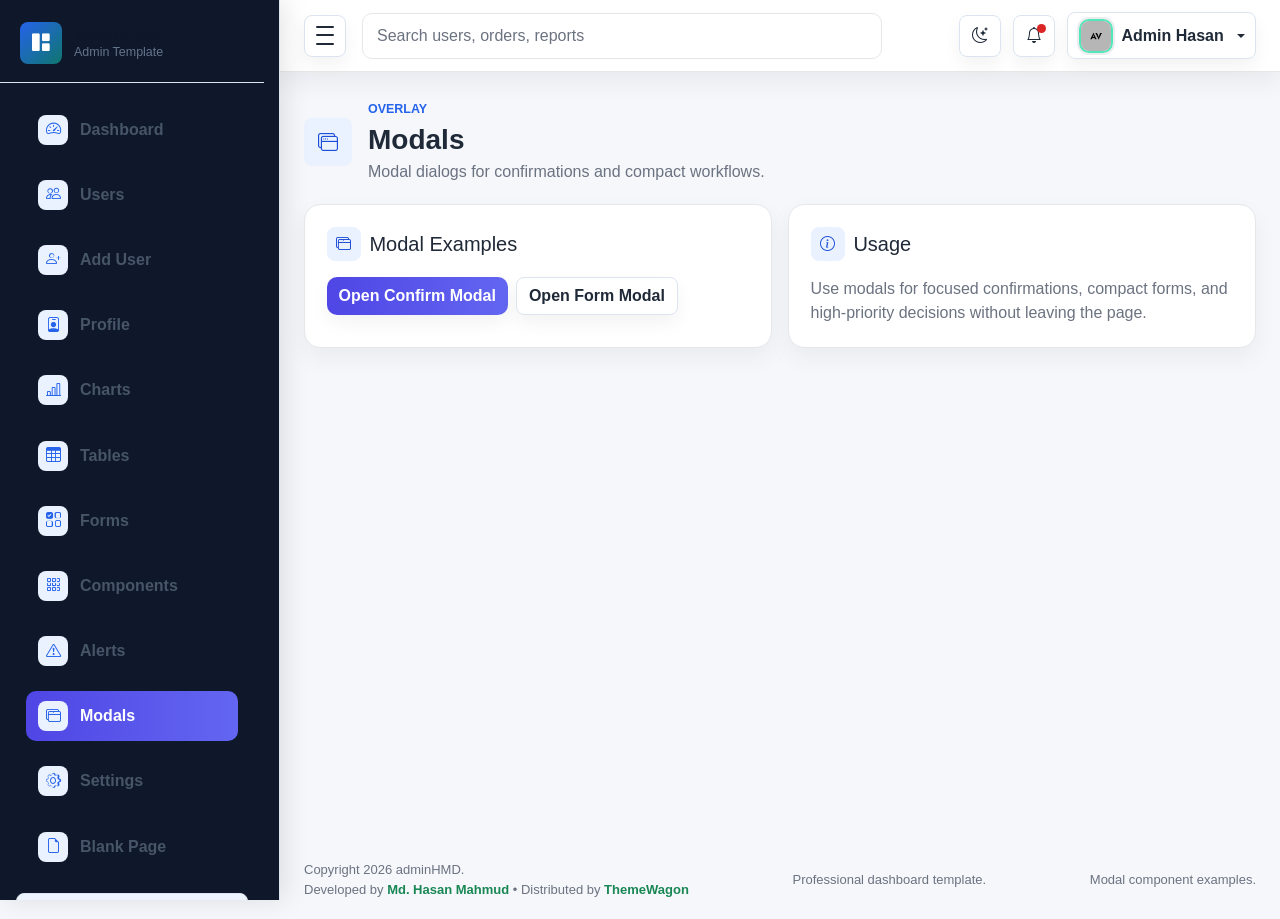
<file: modals.html>
<!DOCTYPE html>
<html lang="en">
<head>
  <meta charset="UTF-8">
  <meta name="viewport" content="width=device-width, initial-scale=1.0">
  <meta name="description" content="adminHMD professional admin dashboard template">
  <title>Modals | adminHMD</title>

  <link rel="stylesheet" href="../assets/css/bootstrap.min.css">
  <link rel="stylesheet" href="../assets/vendors/bootstrap-icons/bootstrap-icons.css">
  <link rel="stylesheet" href="../assets/css/style.css">
</head>

<body>
  <div class="admin-shell">
    <div class="sidebar-backdrop" data-sidebar-close></div>

    <aside class="admin-sidebar" id="adminSidebar" aria-label="Main navigation">
      <div class="sidebar-header">
        <a class="brand-mark" href="index.html" aria-label="adminHMD dashboard">
          <span class="brand-icon"><i class="bi bi-grid-1x2-fill" aria-hidden="true"></i></span>
          <span class="brand-copy">
            <span class="brand-title">adminHMD</span>
            <span class="brand-subtitle">Admin Template</span>
          </span>
        </a>
      </div>

      <nav class="sidebar-nav">
        <a class="nav-link" href="index.html">
          <span class="nav-icon"><i class="bi bi-speedometer2" aria-hidden="true"></i></span>
          <span class="nav-text">Dashboard</span>
        </a>
        <a class="nav-link" href="users.html">
          <span class="nav-icon"><i class="bi bi-people" aria-hidden="true"></i></span>
          <span class="nav-text">Users</span>
        </a>
        <a class="nav-link" href="add-user.html">
          <span class="nav-icon"><i class="bi bi-person-plus" aria-hidden="true"></i></span>
          <span class="nav-text">Add User</span>
        </a>
        <a class="nav-link" href="profile.html">
          <span class="nav-icon"><i class="bi bi-person-badge" aria-hidden="true"></i></span>
          <span class="nav-text">Profile</span>
        </a>
        <a class="nav-link" href="charts.html">
          <span class="nav-icon"><i class="bi bi-bar-chart-line" aria-hidden="true"></i></span>
          <span class="nav-text">Charts</span>
        </a>
        <a class="nav-link" href="tables.html">
          <span class="nav-icon"><i class="bi bi-table" aria-hidden="true"></i></span>
          <span class="nav-text">Tables</span>
        </a>
        <a class="nav-link" href="forms.html">
          <span class="nav-icon"><i class="bi bi-ui-checks-grid" aria-hidden="true"></i></span>
          <span class="nav-text">Forms</span>
        </a>
        <a class="nav-link" href="components.html">
          <span class="nav-icon"><i class="bi bi-grid-3x3-gap" aria-hidden="true"></i></span>
          <span class="nav-text">Components</span>
        </a>
        <a class="nav-link" href="alerts.html">
          <span class="nav-icon"><i class="bi bi-exclamation-triangle" aria-hidden="true"></i></span>
          <span class="nav-text">Alerts</span>
        </a>
        <a class="nav-link active" href="modals.html" aria-current="page">
          <span class="nav-icon"><i class="bi bi-window-stack" aria-hidden="true"></i></span>
          <span class="nav-text">Modals</span>
        </a>
        <a class="nav-link" href="settings.html">
          <span class="nav-icon"><i class="bi bi-gear" aria-hidden="true"></i></span>
          <span class="nav-text">Settings</span>
        </a>
        <a class="nav-link" href="blank.html">
          <span class="nav-icon"><i class="bi bi-file-earmark" aria-hidden="true"></i></span>
          <span class="nav-text">Blank Page</span>
        </a>
      </nav>

      <div class="sidebar-user">
        <img class="avatar-img avatar-md sidebar-user-avatar" src="../assets/images/avatar/avatar.jpg" alt="Admin Hasan">
        <strong>Admin Hasan</strong>
        <small>Active Workspace</small>
      </div>

      <div class="sidebar-footer">
        <span class="status-dot"></span>
        <span class="sidebar-footer-text">System running smoothly</span>
      </div>
    </aside>

    <div class="admin-main">
      <nav class="navbar admin-navbar navbar-expand bg-white">
        <div class="container-fluid px-3 px-lg-4">
          <button class="sidebar-toggle" type="button" data-sidebar-toggle aria-controls="adminSidebar" aria-expanded="true" aria-label="Toggle sidebar">
            <span></span>
            <span></span>
            <span></span>
          </button>

          <form class="d-none d-md-flex ms-3 flex-grow-1" role="search">
            <input class="form-control search-input" type="search" placeholder="Search users, orders, reports" aria-label="Search">
          </form>

          <div class="navbar-actions ms-auto">
            <button class="icon-button theme-toggle" type="button" data-theme-toggle aria-label="Switch color theme" title="Switch color theme">
              <i class="bi bi-moon-stars" data-theme-icon aria-hidden="true"></i>
            </button>
            <div class="dropdown">
              <button class="icon-button" type="button" data-bs-toggle="dropdown" aria-expanded="false" aria-label="Notifications">
                <span class="notification-dot"></span>
                <i class="bi bi-bell" aria-hidden="true"></i>
              </button>
              <div class="dropdown-menu dropdown-menu-end notification-menu">
                <div class="dropdown-header fw-bold text-body">Notifications</div>
                <a class="dropdown-item" href="users.html">
                  <span class="notification-title">New user registered</span>
                  <span class="notification-time">4 minutes ago</span>
                </a>
                <a class="dropdown-item" href="charts.html">
                  <span class="notification-title">Revenue target reached</span>
                  <span class="notification-time">32 minutes ago</span>
                </a>
                <a class="dropdown-item" href="settings.html">
                  <span class="notification-title">Security review completed</span>
                  <span class="notification-time">1 hour ago</span>
                </a>
              </div>
            </div>

            <div class="dropdown">
              <button class="profile-button dropdown-toggle" type="button" data-bs-toggle="dropdown" aria-expanded="false">
                <img class="avatar-img avatar-sm" src="../assets/images/avatar/avatar.jpg" alt="Admin Hasan">
                <span class="profile-name d-none d-sm-inline">Admin Hasan</span>
              </button>
              <ul class="dropdown-menu dropdown-menu-end">
                <li><a class="dropdown-item" href="profile.html">Profile</a></li>
                <li><a class="dropdown-item" href="settings.html">Account settings</a></li>
                <li><hr class="dropdown-divider"></li>
                <li><a class="dropdown-item" href="login.html">Sign out</a></li>
              </ul>
            </div>
          </div>
        </div>
      </nav>

      <main class="dashboard-content">
        <div class="container-fluid px-3 px-lg-4 py-4">
          <div class="page-heading">
            <div class="page-heading-copy">
              <span class="page-icon"><i class="bi bi-window-stack" aria-hidden="true"></i></span>
              <div>
                <p class="eyebrow mb-1">Overlay</p>
                <h1 class="h3 mb-1">Modals</h1>
                <p class="text-muted mb-0">Modal dialogs for confirmations and compact workflows.</p>
              </div>
            </div>
            
          </div>

          <section class="row g-3">
            <div class="col-12 col-xl-6"><div class="panel h-100"><h2 class="h5 mb-3 section-title"><i class="bi bi-window-stack" aria-hidden="true"></i><span>Modal Examples</span></h2><div class="d-flex flex-wrap gap-2"><button class="btn btn-primary" type="button" data-bs-toggle="modal" data-bs-target="#confirmModal">Open Confirm Modal</button><button class="btn btn-outline-secondary" type="button" data-bs-toggle="modal" data-bs-target="#formModal">Open Form Modal</button></div></div></div>
            <div class="col-12 col-xl-6"><div class="panel h-100"><h2 class="h5 mb-3 section-title"><i class="bi bi-info-circle" aria-hidden="true"></i><span>Usage</span></h2><p class="text-muted mb-0">Use modals for focused confirmations, compact forms, and high-priority decisions without leaving the page.</p></div></div>
          </section>

          <div class="modal fade" id="confirmModal" tabindex="-1" aria-labelledby="confirmModalLabel" aria-hidden="true"><div class="modal-dialog modal-dialog-centered"><div class="modal-content"><div class="modal-header"><h2 class="modal-title h5" id="confirmModalLabel">Confirm Action</h2><button type="button" class="btn-close" data-bs-dismiss="modal" aria-label="Close"></button></div><div class="modal-body">This action will update the selected record.</div><div class="modal-footer"><button type="button" class="btn btn-outline-secondary" data-bs-dismiss="modal">Cancel</button><button type="button" class="btn btn-primary">Confirm</button></div></div></div></div>
          <div class="modal fade" id="formModal" tabindex="-1" aria-labelledby="formModalLabel" aria-hidden="true"><div class="modal-dialog modal-dialog-centered"><div class="modal-content"><form class="needs-validation" novalidate><div class="modal-header"><h2 class="modal-title h5" id="formModalLabel">Quick Note</h2><button type="button" class="btn-close" data-bs-dismiss="modal" aria-label="Close"></button></div><div class="modal-body"><label class="form-label" for="modalNote">Note</label><textarea class="form-control" id="modalNote" rows="4" required></textarea><div class="invalid-feedback">A note is required.</div></div><div class="modal-footer"><button type="button" class="btn btn-outline-secondary" data-bs-dismiss="modal">Cancel</button><button type="submit" class="btn btn-primary">Save Note</button></div></form></div></div></div>
        </div>
      </main>

      <footer class="admin-footer">
        <div class="container-fluid px-3 px-lg-4">
          <span>Copyright 2026 adminHMD. <br> Developed by <a target="_blank" class="fw-bold text-success" href="https://github.com/HasanMahmudDev">Md. Hasan Mahmud</a> • Distributed by <a target="_blank" class="fw-bold text-success" href="https://themewagon.com">ThemeWagon</a> </span>
          <span>Professional dashboard template.</span>
          <span>Modal component examples.</span>
        </div>
      </footer>
    </div>
  </div>

  <script src="../assets/js/bootstrap.bundle.min.js"></script>
  <script src="../assets/js/main.js"></script>
</body>
</html>
</file>
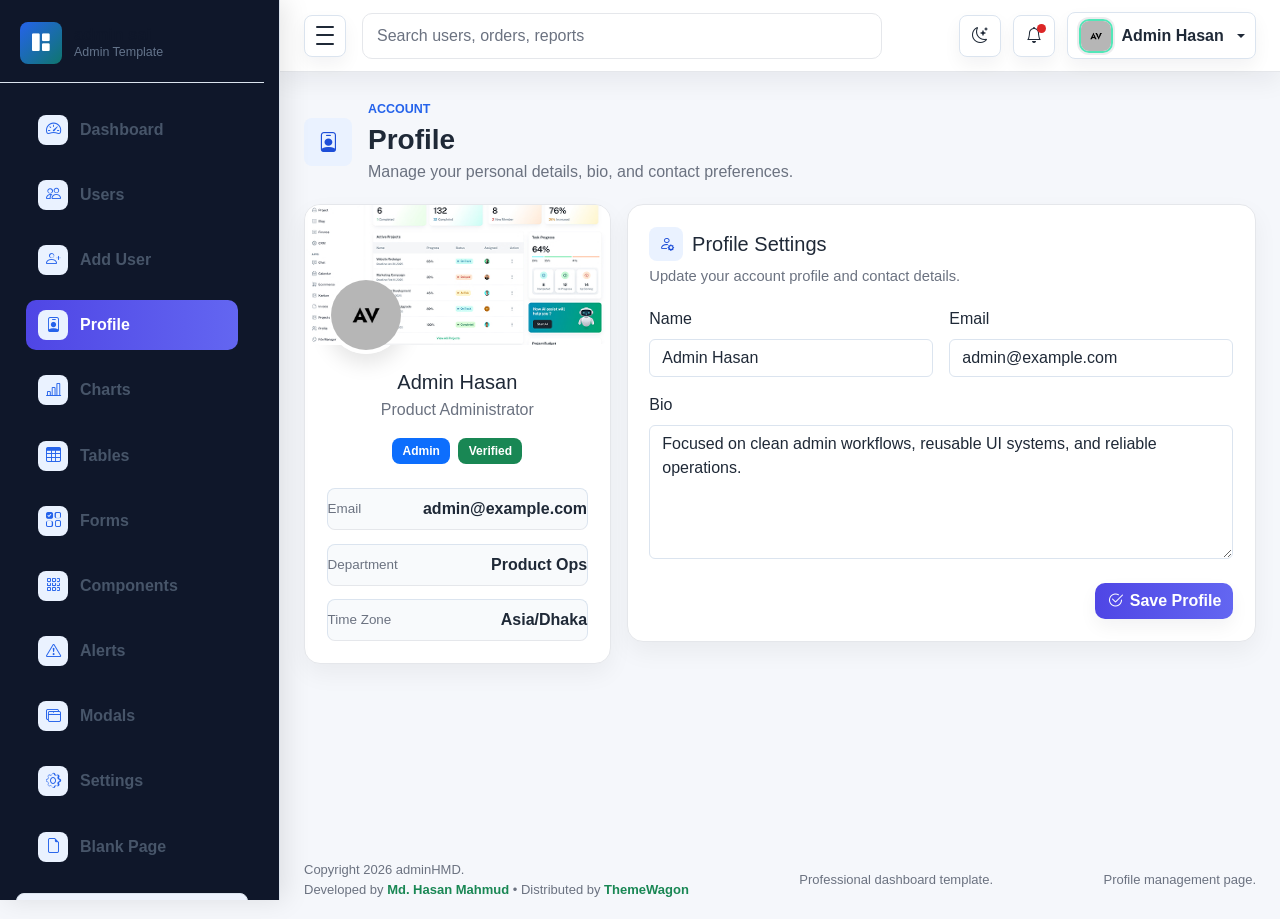
<file: profile.html>
<!DOCTYPE html>
<html lang="en">
<head>
  <meta charset="UTF-8">
  <meta name="viewport" content="width=device-width, initial-scale=1.0">
  <meta name="description" content="admin sai professional admin dashboard template">
  <title>Profile | admin sai</title>

  <link rel="stylesheet" href="../assets/css/bootstrap.min.css">
  <link rel="stylesheet" href="../assets/vendors/bootstrap-icons/bootstrap-icons.css">
  <link rel="stylesheet" href="../assets/css/style.css">
</head>

<body>
  <div class="admin-shell">
    <div class="sidebar-backdrop" data-sidebar-close></div>

    <aside class="admin-sidebar" id="adminSidebar" aria-label="Main navigation">
      <div class="sidebar-header">
        <a class="brand-mark" href="index.html" aria-label="admin sai dashboard">
          <span class="brand-icon"><i class="bi bi-grid-1x2-fill" aria-hidden="true"></i></span>
          <span class="brand-copy">
            <span class="brand-title">admin sai</span>
            <span class="brand-subtitle">Admin Template</span>
          </span>
        </a>
      </div>

      <nav class="sidebar-nav">
        <a class="nav-link" href="index.html">
          <span class="nav-icon"><i class="bi bi-speedometer2" aria-hidden="true"></i></span>
          <span class="nav-text">Dashboard</span>
        </a>
        <a class="nav-link" href="users.html">
          <span class="nav-icon"><i class="bi bi-people" aria-hidden="true"></i></span>
          <span class="nav-text">Users</span>
        </a>
        <a class="nav-link" href="add-user.html">
          <span class="nav-icon"><i class="bi bi-person-plus" aria-hidden="true"></i></span>
          <span class="nav-text">Add User</span>
        </a>
        <a class="nav-link active" href="profile.html" aria-current="page">
          <span class="nav-icon"><i class="bi bi-person-badge" aria-hidden="true"></i></span>
          <span class="nav-text">Profile</span>
        </a>
        <a class="nav-link" href="charts.html">
          <span class="nav-icon"><i class="bi bi-bar-chart-line" aria-hidden="true"></i></span>
          <span class="nav-text">Charts</span>
        </a>
        <a class="nav-link" href="tables.html">
          <span class="nav-icon"><i class="bi bi-table" aria-hidden="true"></i></span>
          <span class="nav-text">Tables</span>
        </a>
        <a class="nav-link" href="forms.html">
          <span class="nav-icon"><i class="bi bi-ui-checks-grid" aria-hidden="true"></i></span>
          <span class="nav-text">Forms</span>
        </a>
        <a class="nav-link" href="components.html">
          <span class="nav-icon"><i class="bi bi-grid-3x3-gap" aria-hidden="true"></i></span>
          <span class="nav-text">Components</span>
        </a>
        <a class="nav-link" href="alerts.html">
          <span class="nav-icon"><i class="bi bi-exclamation-triangle" aria-hidden="true"></i></span>
          <span class="nav-text">Alerts</span>
        </a>
        <a class="nav-link" href="modals.html">
          <span class="nav-icon"><i class="bi bi-window-stack" aria-hidden="true"></i></span>
          <span class="nav-text">Modals</span>
        </a>
        <a class="nav-link" href="settings.html">
          <span class="nav-icon"><i class="bi bi-gear" aria-hidden="true"></i></span>
          <span class="nav-text">Settings</span>
        </a>
        <a class="nav-link" href="blank.html">
          <span class="nav-icon"><i class="bi bi-file-earmark" aria-hidden="true"></i></span>
          <span class="nav-text">Blank Page</span>
        </a>
      </nav>

      <div class="sidebar-user">
        <img class="avatar-img avatar-md sidebar-user-avatar" src="../assets/images/avatar/avatar.jpg" alt="Admin Hasan">
        <strong>Admin Hasan</strong>
        <small>Active Workspace</small>
      </div>

      <div class="sidebar-footer">
        <span class="status-dot"></span>
        <span class="sidebar-footer-text">System running smoothly</span>
      </div>
    </aside>

    <div class="admin-main">
      <nav class="navbar admin-navbar navbar-expand bg-white">
        <div class="container-fluid px-3 px-lg-4">
          <button class="sidebar-toggle" type="button" data-sidebar-toggle aria-controls="adminSidebar" aria-expanded="true" aria-label="Toggle sidebar">
            <span></span>
            <span></span>
            <span></span>
          </button>

          <form class="d-none d-md-flex ms-3 flex-grow-1" role="search">
            <input class="form-control search-input" type="search" placeholder="Search users, orders, reports" aria-label="Search">
          </form>

          <div class="navbar-actions ms-auto">
            <button class="icon-button theme-toggle" type="button" data-theme-toggle aria-label="Switch color theme" title="Switch color theme">
              <i class="bi bi-moon-stars" data-theme-icon aria-hidden="true"></i>
            </button>
            <div class="dropdown">
              <button class="icon-button" type="button" data-bs-toggle="dropdown" aria-expanded="false" aria-label="Notifications">
                <span class="notification-dot"></span>
                <i class="bi bi-bell" aria-hidden="true"></i>
              </button>
              <div class="dropdown-menu dropdown-menu-end notification-menu">
                <div class="dropdown-header fw-bold text-body">Notifications</div>
                <a class="dropdown-item" href="users.html">
                  <span class="notification-title">New user registered</span>
                  <span class="notification-time">4 minutes ago</span>
                </a>
                <a class="dropdown-item" href="charts.html">
                  <span class="notification-title">Revenue target reached</span>
                  <span class="notification-time">32 minutes ago</span>
                </a>
                <a class="dropdown-item" href="settings.html">
                  <span class="notification-title">Security review completed</span>
                  <span class="notification-time">1 hour ago</span>
                </a>
              </div>
            </div>

            <div class="dropdown">
              <button class="profile-button dropdown-toggle" type="button" data-bs-toggle="dropdown" aria-expanded="false">
                <img class="avatar-img avatar-sm" src="../assets/images/avatar/avatar.jpg" alt="Admin Hasan">
                <span class="profile-name d-none d-sm-inline">Admin Hasan</span>
              </button>
              <ul class="dropdown-menu dropdown-menu-end">
                <li><a class="dropdown-item" href="profile.html">Profile</a></li>
                <li><a class="dropdown-item" href="settings.html">Account settings</a></li>
                <li><hr class="dropdown-divider"></li>
                <li><a class="dropdown-item" href="login.html">Sign out</a></li>
              </ul>
            </div>
          </div>
        </div>
      </nav>

      <main class="dashboard-content">
        <div class="container-fluid px-3 px-lg-4 py-4">
          <div class="page-heading">
            <div class="page-heading-copy">
              <span class="page-icon"><i class="bi bi-person-badge" aria-hidden="true"></i></span>
              <div>
                <p class="eyebrow mb-1">Account</p>
                <h1 class="h3 mb-1">Profile</h1>
                <p class="text-muted mb-0">Manage your personal details, bio, and contact preferences.</p>
              </div>
            </div>
            
          </div>

          <section class="row g-3">
            <div class="col-12 col-xl-4">
              <div class="panel h-100 text-center profile-card">
                <div class="profile-cover"><img src="../assets/images/png/dasher-ui-bootstrap-5.jpg" alt="adminHMD dashboard preview"></div>
                <img class="avatar-img avatar-xl profile-photo" src="../assets/images/avatar/avatar.jpg" alt="Admin Hasan">
                <h2 class="h5 mt-3 mb-1">Admin Hasan</h2>
                <p class="text-muted mb-3">Product Administrator</p>
                <div class="d-flex justify-content-center gap-2"><span class="badge text-bg-primary">Admin</span><span class="badge text-bg-success">Verified</span></div>
                <div class="info-list mt-4 text-start"><div><span>Email</span><strong>admin@example.com</strong></div><div><span>Department</span><strong>Product Ops</strong></div><div><span>Time Zone</span><strong>Asia/Dhaka</strong></div></div>
              </div>
            </div>
            <div class="col-12 col-xl-8">
              <form class="panel needs-validation" novalidate>
                <div class="panel-header"><div><h2 class="h5 mb-1 section-title"><i class="bi bi-person-gear" aria-hidden="true"></i><span>Profile Settings</span></h2><p class="text-muted mb-0">Update your account profile and contact details.</p></div></div>
                <div class="row g-3"><div class="col-md-6"><label class="form-label" for="profileName">Name</label><input class="form-control" id="profileName" type="text" value="Admin Hasan" required><div class="invalid-feedback">Name is required.</div></div><div class="col-md-6"><label class="form-label" for="profileEmail">Email</label><input class="form-control" id="profileEmail" type="email" value="admin@example.com" required><div class="invalid-feedback">Enter a valid email.</div></div><div class="col-12"><label class="form-label" for="profileBio">Bio</label><textarea class="form-control" id="profileBio" rows="5">Focused on clean admin workflows, reusable UI systems, and reliable operations.</textarea></div></div>
                <div class="d-flex justify-content-end mt-4"><button class="btn btn-primary" type="submit"><i class="bi bi-check2-circle" aria-hidden="true"></i> Save Profile</button></div>
              </form>
            </div>
          </section>
        </div>
      </main>

      <footer class="admin-footer">
        <div class="container-fluid px-3 px-lg-4">
          <span>Copyright 2026 adminHMD. <br> Developed by <a target="_blank" class="fw-bold text-success" href="https://github.com/HasanMahmudDev">Md. Hasan Mahmud</a> • Distributed by <a target="_blank" class="fw-bold text-success" href="https://themewagon.com">ThemeWagon</a> </span>
          <span>Professional dashboard template.</span>
          <span>Profile management page.</span>
        </div>
      </footer>
    </div>
  </div>

  <script src="../assets/js/bootstrap.bundle.min.js"></script>
  <script src="../assets/js/main.js"></script>
</body>
</html>
</file>
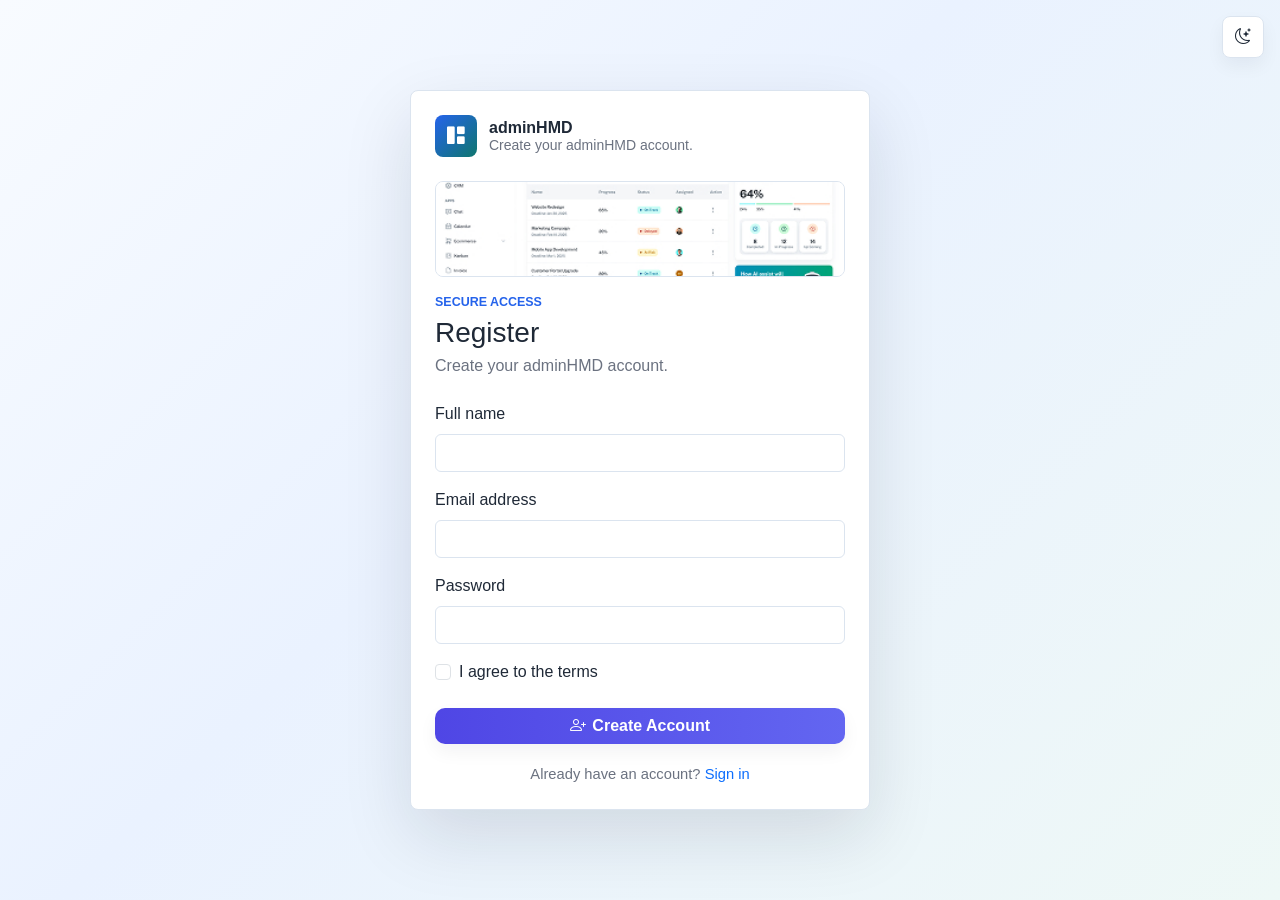
<file: register.html>
<!DOCTYPE html>
<html lang="en">
<head>
  <meta charset="UTF-8">
  <meta name="viewport" content="width=device-width, initial-scale=1.0">
  <meta name="description" content="adminHMD authentication page">
  <title>Register | adminHMD</title>

  <link rel="stylesheet" href="../assets/css/bootstrap.min.css">
  <link rel="stylesheet" href="../assets/vendors/bootstrap-icons/bootstrap-icons.css">
  <link rel="stylesheet" href="../assets/css/style.css">
</head>

<body class="auth-body">
  <button class="icon-button theme-toggle auth-theme-toggle" type="button" data-theme-toggle aria-label="Switch color theme" title="Switch color theme">
    <i class="bi bi-moon-stars" data-theme-icon aria-hidden="true"></i>
  </button>
  <main class="auth-page">
    <section class="auth-card">
      <a class="auth-brand" href="index.html"><span class="brand-icon"><i class="bi bi-grid-1x2-fill" aria-hidden="true"></i></span><span><strong>adminHMD</strong><small>Create your adminHMD account.</small></span></a>
      <div class="auth-visual"><img src="../assets/images/png/dasher-ui-bootstrap-5.jpg" alt="adminHMD dashboard interface"></div>
      <form class="needs-validation" novalidate>
        <div class="mb-4">
          <p class="eyebrow mb-1">Secure Access</p>
          <h1 class="h3 mb-1">Register</h1>
          <p class="text-muted mb-0">Create your adminHMD account.</p>
        </div>
        <div class="mb-3"><label class="form-label" for="registerName">Full name</label><input class="form-control" id="registerName" type="text" required><div class="invalid-feedback">Full name is required.</div></div>
        <div class="mb-3"><label class="form-label" for="registerEmail">Email address</label><input class="form-control" id="registerEmail" type="email" required><div class="invalid-feedback">Enter a valid email.</div></div>
        <div class="mb-3"><label class="form-label" for="registerPassword">Password</label><input class="form-control" id="registerPassword" type="password" minlength="6" required><div class="invalid-feedback">Password must be at least 6 characters.</div></div>
        <div class="form-check mb-4"><input class="form-check-input" type="checkbox" id="terms" required><label class="form-check-label" for="terms">I agree to the terms</label><div class="invalid-feedback">You must agree before continuing.</div></div>
        <button class="btn btn-primary w-100" type="submit"><i class="bi bi-person-plus" aria-hidden="true"></i> Create Account</button>
      </form>
      
      <div class="auth-footer">Already have an account? <a href="login.html">Sign in</a></div>
    </section>
  </main>

  <script src="../assets/js/bootstrap.bundle.min.js"></script>
  <script src="../assets/js/main.js"></script>
</body>
</html>
</file>
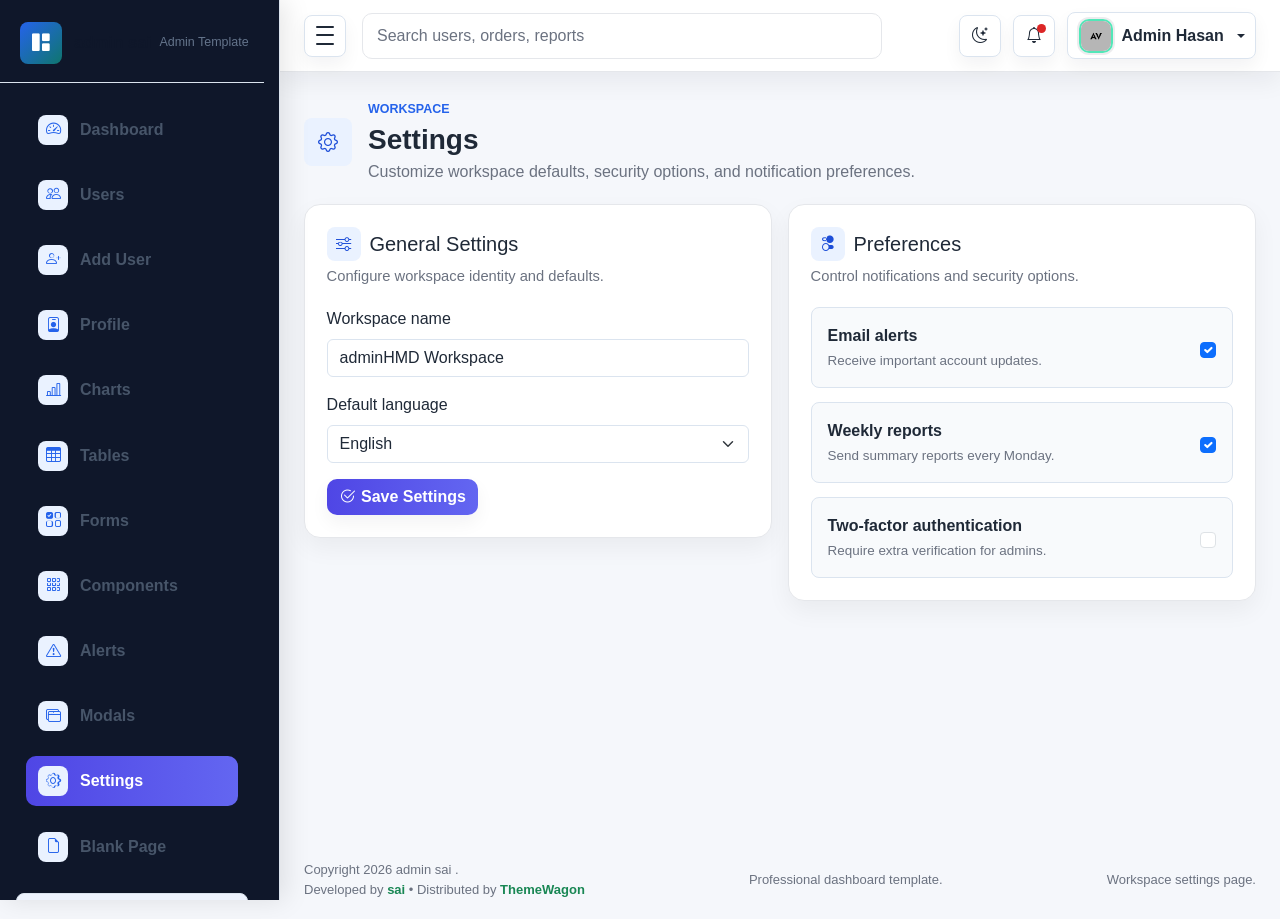
<file: settings.html>
<!DOCTYPE html>
<html lang="en">
<head>
  <meta charset="UTF-8">
  <meta name="viewport" content="width=device-width, initial-scale=1.0">
  <meta name="description" content="adminHMD professional admin dashboard template">
  <title>Settings | adminHMD</title>

  <link rel="stylesheet" href="../assets/css/bootstrap.min.css">
  <link rel="stylesheet" href="../assets/vendors/bootstrap-icons/bootstrap-icons.css">
  <link rel="stylesheet" href="../assets/css/style.css">
</head>

<body>
  <div class="admin-shell">
    <div class="sidebar-backdrop" data-sidebar-close></div>

    <aside class="admin-sidebar" id="adminSidebar" aria-label="Main navigation">
      <div class="sidebar-header">
        <a class="brand-mark" href="index.html" aria-label="adminHMD dashboard">
          <span class="brand-icon"><i class="bi bi-grid-1x2-fill" aria-hidden="true"></i></span>
          <span class="brand-copy">
            <span class="brand-title">admin sai</span>  
            </span>
            <span class="brand-subtitle">Admin Template</span>
          </span>
        </a>
      </div>

      <nav class="sidebar-nav">
        <a class="nav-link" href="index.html">
          <span class="nav-icon"><i class="bi bi-speedometer2" aria-hidden="true"></i></span>
          <span class="nav-text">Dashboard</span>
        </a>
        <a class="nav-link" href="users.html">
          <span class="nav-icon"><i class="bi bi-people" aria-hidden="true"></i></span>
          <span class="nav-text">Users</span>
        </a>
        <a class="nav-link" href="add-user.html">
          <span class="nav-icon"><i class="bi bi-person-plus" aria-hidden="true"></i></span>
          <span class="nav-text">Add User</span>
        </a>
        <a class="nav-link" href="profile.html">
          <span class="nav-icon"><i class="bi bi-person-badge" aria-hidden="true"></i></span>
          <span class="nav-text">Profile</span>
        </a>
        <a class="nav-link" href="charts.html">
          <span class="nav-icon"><i class="bi bi-bar-chart-line" aria-hidden="true"></i></span>
          <span class="nav-text">Charts</span>
        </a>
        <a class="nav-link" href="tables.html">
          <span class="nav-icon"><i class="bi bi-table" aria-hidden="true"></i></span>
          <span class="nav-text">Tables</span>
        </a>
        <a class="nav-link" href="forms.html">
          <span class="nav-icon"><i class="bi bi-ui-checks-grid" aria-hidden="true"></i></span>
          <span class="nav-text">Forms</span>
        </a>
        <a class="nav-link" href="components.html">
          <span class="nav-icon"><i class="bi bi-grid-3x3-gap" aria-hidden="true"></i></span>
          <span class="nav-text">Components</span>
        </a>
        <a class="nav-link" href="alerts.html">
          <span class="nav-icon"><i class="bi bi-exclamation-triangle" aria-hidden="true"></i></span>
          <span class="nav-text">Alerts</span>
        </a>
        <a class="nav-link" href="modals.html">
          <span class="nav-icon"><i class="bi bi-window-stack" aria-hidden="true"></i></span>
          <span class="nav-text">Modals</span>
        </a>
        <a class="nav-link active" href="settings.html" aria-current="page">
          <span class="nav-icon"><i class="bi bi-gear" aria-hidden="true"></i></span>
          <span class="nav-text">Settings</span>
        </a>
        <a class="nav-link" href="blank.html">
          <span class="nav-icon"><i class="bi bi-file-earmark" aria-hidden="true"></i></span>
          <span class="nav-text">Blank Page</span>
        </a>
      </nav>

      <div class="sidebar-user">
        <img class="avatar-img avatar-md sidebar-user-avatar" src="../assets/images/avatar/avatar.jpg" alt="Admin Hasan">
        <strong>Admin Hasan</strong>
        <small>Active Workspace</small>
      </div>

      <div class="sidebar-footer">
        <span class="status-dot"></span>
        <span class="sidebar-footer-text">System running smoothly</span>
      </div>
    </aside>

    <div class="admin-main">
      <nav class="navbar admin-navbar navbar-expand bg-white">
        <div class="container-fluid px-3 px-lg-4">
          <button class="sidebar-toggle" type="button" data-sidebar-toggle aria-controls="adminSidebar" aria-expanded="true" aria-label="Toggle sidebar">
            <span></span>
            <span></span>
            <span></span>
          </button>

          <form class="d-none d-md-flex ms-3 flex-grow-1" role="search">
            <input class="form-control search-input" type="search" placeholder="Search users, orders, reports" aria-label="Search">
          </form>

          <div class="navbar-actions ms-auto">
            <button class="icon-button theme-toggle" type="button" data-theme-toggle aria-label="Switch color theme" title="Switch color theme">
              <i class="bi bi-moon-stars" data-theme-icon aria-hidden="true"></i>
            </button>
            <div class="dropdown">
              <button class="icon-button" type="button" data-bs-toggle="dropdown" aria-expanded="false" aria-label="Notifications">
                <span class="notification-dot"></span>
                <i class="bi bi-bell" aria-hidden="true"></i>
              </button>
              <div class="dropdown-menu dropdown-menu-end notification-menu">
                <div class="dropdown-header fw-bold text-body">Notifications</div>
                <a class="dropdown-item" href="users.html">
                  <span class="notification-title">New user registered</span>
                  <span class="notification-time">4 minutes ago</span>
                </a>
                <a class="dropdown-item" href="charts.html">
                  <span class="notification-title">Revenue target reached</span>
                  <span class="notification-time">32 minutes ago</span>
                </a>
                <a class="dropdown-item" href="settings.html">
                  <span class="notification-title">Security review completed</span>
                  <span class="notification-time">1 hour ago</span>
                </a>
              </div>
            </div>

            <div class="dropdown">
              <button class="profile-button dropdown-toggle" type="button" data-bs-toggle="dropdown" aria-expanded="false">
                <img class="avatar-img avatar-sm" src="../assets/images/avatar/avatar.jpg" alt="Admin Hasan">
                <span class="profile-name d-none d-sm-inline">Admin Hasan</span>
              </button>
              <ul class="dropdown-menu dropdown-menu-end">
                <li><a class="dropdown-item" href="profile.html">Profile</a></li>
                <li><a class="dropdown-item" href="settings.html">Account settings</a></li>
                <li><hr class="dropdown-divider"></li>
                <li><a class="dropdown-item" href="login.html">Sign out</a></li>
              </ul>
            </div>
          </div>
        </div>
      </nav>

      <main class="dashboard-content">
        <div class="container-fluid px-3 px-lg-4 py-4">
          <div class="page-heading">
            <div class="page-heading-copy">
              <span class="page-icon"><i class="bi bi-gear" aria-hidden="true"></i></span>
              <div>
                <p class="eyebrow mb-1">Workspace</p>
                <h1 class="h3 mb-1">Settings</h1>
                <p class="text-muted mb-0">Customize workspace defaults, security options, and notification preferences.</p>
              </div>
            </div>
            
          </div>

          <section class="row g-3">
            <div class="col-12 col-xl-6">
              <form class="panel needs-validation" novalidate>
                <div class="panel-header"><div><h2 class="h5 mb-1 section-title"><i class="bi bi-sliders" aria-hidden="true"></i><span>General Settings</span></h2><p class="text-muted mb-0">Configure workspace identity and defaults.</p></div></div>
                <div class="mb-3"><label class="form-label" for="workspaceName">Workspace name</label><input class="form-control" id="workspaceName" type="text" value="adminHMD Workspace" required><div class="invalid-feedback">Workspace name is required.</div></div>
                <div class="mb-3"><label class="form-label" for="defaultLanguage">Default language</label><select class="form-select" id="defaultLanguage"><option selected>English</option><option>Bangla</option><option>Spanish</option></select></div>
                <button class="btn btn-primary" type="submit"><i class="bi bi-check2-circle" aria-hidden="true"></i> Save Settings</button>
              </form>
            </div>
            <div class="col-12 col-xl-6">
              <div class="panel h-100">
                <div class="panel-header"><div><h2 class="h5 mb-1 section-title"><i class="bi bi-toggles2" aria-hidden="true"></i><span>Preferences</span></h2><p class="text-muted mb-0">Control notifications and security options.</p></div></div>
                <div class="settings-list">
                  <label class="settings-row"><span><strong>Email alerts</strong><small>Receive important account updates.</small></span><input class="form-check-input" type="checkbox" checked></label>
                  <label class="settings-row"><span><strong>Weekly reports</strong><small>Send summary reports every Monday.</small></span><input class="form-check-input" type="checkbox" checked></label>
                  <label class="settings-row"><span><strong>Two-factor authentication</strong><small>Require extra verification for admins.</small></span><input class="form-check-input" type="checkbox"></label>
                </div>
              </div>
            </div>
          </section>
        </div>
      </main>

      <footer class="admin-footer">
        <div class="container-fluid px-3 px-lg-4">
          <span>Copyright 2026 admin sai . <br> Developed by <a target="_blank" class="fw-bold text-success" href="https://github.com/raghuramsaireddy99-cyber">sai</a> • Distributed by <a target="_blank" class="fw-bold text-success" href="https://themewagon.com">ThemeWagon</a> </span>
          <span>Professional dashboard template.</span>
          <span>Workspace settings page.</span>
        </div>
      </footer>
    </div>
  </div>

  <script src="../assets/js/bootstrap.bundle.min.js"></script>
  <script src="../assets/js/main.js"></script>
</body>
</html>
</file>
<file: assets/css/style.css>
:root {
  --sidebar-width: 280px;
  --sidebar-mini-width: 84px;
  --admin-bg: #f5f7fb;
  --admin-surface: #ffffff;
  --admin-surface-soft: #f8fafc;
  --admin-border: #dbe4ef;
  --admin-text: #1f2937;
  --admin-muted: #6b7280;
  --admin-primary: #2563eb;
  --admin-primary-dark: #1d4ed8;
  --admin-success: #0f766e;
  --admin-warning: #d97706;
  --admin-danger: #dc2626;
  --admin-sidebar: #111827;
  --admin-sidebar-soft: #1f2937;
  --admin-shadow-sm: 0 10px 24px rgba(15, 23, 42, 0.06);
  --admin-shadow: 0 18px 46px rgba(15, 23, 42, 0.09);
  --admin-shadow-lg: 0 26px 70px rgba(15, 23, 42, 0.12);
  --admin-ring: 0 0 0 4px rgba(37, 99, 235, 0.12);
}

* {
  box-sizing: border-box;
}

html {
  min-height: 100%;
}

body {
  min-height: 100vh;
  margin: 0;
  background: linear-gradient(180deg, #f8fbff 0%, var(--admin-bg) 42%, #eef4fa 100%);
  color: var(--admin-text);
  font-family: "Segoe UI", Arial, sans-serif;
}

a {
  text-decoration: none;
}

.admin-shell {
  min-height: 100vh;
}

.admin-sidebar {
  position: fixed;
  inset: 0 auto 0 0;
  z-index: 1040;
  width: var(--sidebar-width);
  display: flex;
  flex-direction: column;
  overflow-x: hidden;
  overflow-y: auto;
  /* Reserve scrollbar gutter to keep inner content width stable so header/footer dividers align with scrollbar */
  scrollbar-gutter: stable;
  background: var(--admin-sidebar);
  color: #ffffff;
  box-shadow: 18px 0 42px rgba(15, 23, 42, 0.18);
  transform: translateX(0);
  transition: width 0.2s ease, transform 0.2s ease;
}

.sidebar-header {
  padding: 1.35rem 1.25rem 1.15rem;
  margin-inline: 0;
  border-bottom: 1px solid rgba(255, 255, 255, 0.08);
}

.brand-mark {
  display: flex;
  align-items: center;
  gap: 0.75rem;
  min-width: 0;
  color: #ffffff;
}

.brand-mark:hover,
.brand-mark:focus {
  color: #ffffff;
}

.brand-icon,
.profile-avatar,
.metric-icon,
.nav-icon {
  display: inline-grid;
  place-items: center;
  flex: 0 0 auto;
  font-weight: 800;
}

.brand-icon {
  width: 42px;
  height: 42px;
  border-radius: 8px;
  background: linear-gradient(135deg, #2563eb, #0f766e);
  color: #ffffff;
}

.brand-copy,
.brand-title,
.brand-subtitle,
.nav-text,
.sidebar-footer-text {
  min-width: 0;
  transition: opacity 0.16s ease, width 0.16s ease;
}

.brand-title,
.brand-subtitle {
  display: block;
  line-height: 1.2;
  white-space: nowrap;
}

.brand-title {
  font-size: 1.05rem;
  font-weight: 800;
}

.brand-subtitle {
  color: #9ca3af;
  font-size: 0.78rem;
}

.sidebar-nav {
  display: grid;
  gap: 0.45rem;
  padding: 1.1rem 1rem;
}

.sidebar-nav .nav-link {
  display: flex;
  align-items: center;
  gap: 0.75rem;
  min-height: 48px;
  padding: 0.78rem 0.9rem;
  border-radius: 8px;
  color: #d1d5db;
  font-weight: 700;
  transition: background 0.16s ease, color 0.16s ease, transform 0.16s ease;
  white-space: nowrap;
}

.sidebar-nav .nav-link:hover,
.sidebar-nav .nav-link:focus,
.sidebar-nav .nav-link.active {
  background: var(--admin-sidebar-soft);
  color: #ffffff;
}

.sidebar-nav .nav-link:hover,
.sidebar-nav .nav-link:focus {
  transform: translateX(2px);
}

.nav-icon {
  width: 30px;
  height: 30px;
  border-radius: 8px;
  background: rgba(255, 255, 255, 0.08);
  color: #bfdbfe;
  font-size: 0.76rem;
}

.sidebar-footer {
  display: flex;
  align-items: center;
  gap: 0.65rem;
  margin-top: auto;
  margin-inline: 1.25rem;
  padding: 1rem 0;
  color: #d1d5db;
  border-top: 1px solid rgba(255, 255, 255, 0.08);
  font-size: 0.9rem;
  white-space: nowrap;
}

.sidebar-user {
  margin: auto 1rem 1rem;
  padding: 0.85rem;
  display: grid;
  justify-items: center;
  gap: 0.22rem;
  border: 1px solid var(--admin-sidebar-border);
  border-radius: 8px;
  background: var(--admin-sidebar-soft);
  text-align: center;
}

.sidebar-user-avatar {
  border: 3px solid #53e9b9;
}

.sidebar-user strong {
  color: var(--admin-sidebar-text-strong);
  font-size: 1rem;
  line-height: 1.1;
}

.sidebar-user small {
  color: var(--admin-sidebar-muted);
  font-size: 0.84rem;
}

.status-dot,
.notification-dot {
  width: 9px;
  height: 9px;
  border-radius: 50%;
}

.status-dot {
  flex: 0 0 auto;
  background: #22c55e;
}

.sidebar-backdrop {
  position: fixed;
  inset: 0;
  z-index: 1030;
  display: none;
  background: rgba(15, 23, 42, 0.5);
}

.admin-main {
  width: auto;
  min-width: 0;
  min-height: 100vh;
  margin-left: var(--sidebar-width);
  transition: margin-left 0.2s ease;
}

.admin-navbar {
  position: sticky;
  top: 0;
  z-index: 1020;
  min-height: 72px;
  border-bottom: 1px solid var(--admin-border);
  box-shadow: var(--admin-shadow-sm);
}

.admin-navbar.bg-white {
  background-color: rgba(255, 255, 255, 0.94) !important;
  backdrop-filter: blur(14px);
}

.sidebar-toggle {
  width: 42px;
  height: 42px;
  display: inline-grid;
  place-items: center;
  gap: 4px;
  padding: 9px;
  border: 1px solid var(--admin-border);
  border-radius: 8px;
  background: #ffffff;
  box-shadow: 0 8px 18px rgba(15, 23, 42, 0.05);
  transition: border-color 0.16s ease, background 0.16s ease, box-shadow 0.16s ease;
}

.sidebar-toggle:hover,
.sidebar-toggle:focus {
  border-color: #bfdbfe;
  background: #f8fbff;
  box-shadow: var(--admin-ring);
}

.sidebar-toggle span {
  width: 18px;
  height: 2px;
  display: block;
  background: var(--admin-text);
  border-radius: 999px;
}

.search-input {
  max-width: 520px;
  border-color: var(--admin-border);
  border-radius: 8px;
  background: var(--admin-surface-soft);
  min-height: 42px;
  box-shadow: none;
}

.search-input:focus {
  border-color: #93c5fd;
  box-shadow: var(--admin-ring);
}

.navbar-actions {
  display: flex;
  align-items: center;
  gap: 0.75rem;
}

.icon-button,
.profile-button {
  border: 1px solid var(--admin-border);
  background: #ffffff;
  color: var(--admin-text);
  box-shadow: 0 8px 18px rgba(15, 23, 42, 0.05);
  transition: border-color 0.16s ease, box-shadow 0.16s ease, transform 0.16s ease;
}

.icon-button:hover,
.icon-button:focus,
.profile-button:hover,
.profile-button:focus {
  border-color: #bfdbfe;
  box-shadow: var(--admin-ring);
}

.icon-button {
  position: relative;
  width: 42px;
  height: 42px;
  border-radius: 8px;
  font-weight: 800;
}

.notification-dot {
  position: absolute;
  top: 8px;
  right: 8px;
  background: var(--admin-danger);
}

.notification-menu {
  width: min(320px, calc(100vw - 2rem));
  border: 1px solid var(--admin-border);
  border-radius: 8px;
  box-shadow: var(--admin-shadow);
}

.notification-menu .dropdown-item {
  display: grid;
  gap: 0.2rem;
  padding-block: 0.7rem;
}

.notification-title {
  font-weight: 700;
}

.notification-time {
  color: var(--admin-muted);
  font-size: 0.82rem;
}

.profile-button {
  display: flex;
  align-items: center;
  gap: 0.55rem;
  min-height: 42px;
  padding: 0.35rem 0.65rem;
  border-radius: 8px;
  font-weight: 700;
}

.profile-avatar {
  width: 30px;
  height: 30px;
  border-radius: 8px;
  background: #e0ecff;
  color: var(--admin-primary-dark);
  font-size: 0.76rem;
}

.avatar-img {
  display: block;
  flex: 0 0 auto;
  object-fit: cover;
  object-position: center;
}

.avatar-sm {
  width: 34px;
  height: 34px;
  border-radius: 10px;
}

.avatar-md {
  width: 56px;
  height: 56px;
  border-radius: 50%;
}

.avatar-xl {
  width: 78px;
  height: 78px;
  border-radius: 50%;
}

.profile-button .avatar-sm {
  border: 2px solid #52e7b8;
  box-shadow: 0 0 0 2px rgba(15, 23, 42, 0.08);
}

html[data-theme="dark"] .profile-button .avatar-sm {
  border-color: #54f0be;
  box-shadow: 0 0 0 2px rgba(255, 255, 255, 0.08);
}

.dashboard-content {
  min-height: calc(100vh - 132px);
}

.dashboard-content > .container-fluid {
  padding-top: 1.75rem !important;
  padding-bottom: 1.75rem !important;
}

.page-heading,
.panel-header,
.metric-top {
  display: flex;
  align-items: center;
  justify-content: space-between;
  gap: 1rem;
}

.page-heading {
  margin-bottom: 1.35rem;
}

.page-heading h1 {
  font-weight: 800;
  letter-spacing: 0;
}

.eyebrow {
  color: var(--admin-primary);
  font-size: 0.78rem;
  font-weight: 800;
  text-transform: uppercase;
}

.heading-actions {
  display: flex;
  flex-wrap: wrap;
  justify-content: flex-end;
  gap: 0.65rem;
}

.btn {
  border-radius: 8px;
  font-weight: 700;
  box-shadow: 0 8px 18px rgba(15, 23, 42, 0.05);
  transition: border-color 0.16s ease, background 0.16s ease, box-shadow 0.16s ease, transform 0.16s ease;
}

.btn:hover,
.btn:focus {
  transform: translateY(-1px);
}

.btn-primary {
  border-color: var(--admin-primary);
  background: var(--admin-primary);
}

.btn-primary:hover,
.btn-primary:focus {
  border-color: var(--admin-primary-dark);
  background: var(--admin-primary-dark);
}

.metric-card,
.panel {
  border: 1px solid var(--admin-border);
  border-radius: 8px;
  background: var(--admin-surface);
  box-shadow: var(--admin-shadow);
}

.metric-card {
  position: relative;
  min-height: 164px;
  padding: 1.35rem;
  overflow: hidden;
  transition: border-color 0.18s ease, box-shadow 0.18s ease, transform 0.18s ease;
}

.metric-card::before {
  content: "";
  position: absolute;
  inset: 0 auto 0 0;
  width: 4px;
  background: var(--metric-color, var(--admin-primary));
}

.metric-card:hover {
  border-color: #c6d5e8;
  box-shadow: var(--admin-shadow-lg);
  transform: translateY(-3px);
}

.metric-primary {
  --metric-color: var(--admin-primary);
}

.metric-success {
  --metric-color: var(--admin-success);
}

.metric-warning {
  --metric-color: var(--admin-warning);
}

.metric-danger {
  --metric-color: var(--admin-danger);
}

.metric-label {
  color: var(--admin-muted);
  font-size: 0.78rem;
  font-weight: 800;
  text-transform: uppercase;
}

.metric-icon {
  width: 42px;
  height: 42px;
  border-radius: 8px;
  background: #eaf2ff;
  color: var(--metric-color, var(--admin-primary));
  box-shadow: inset 0 0 0 1px rgba(255, 255, 255, 0.7);
}

.metric-success .metric-icon {
  background: #e7f6f3;
}

.metric-warning .metric-icon {
  background: #fff4df;
}

.metric-danger .metric-icon {
  background: #ffecec;
}

.metric-value {
  margin-top: 1rem;
  color: var(--admin-text);
  font-size: 2.18rem;
  font-weight: 800;
  line-height: 1;
}

.metric-meta {
  display: flex;
  flex-wrap: wrap;
  gap: 0.35rem;
  margin-top: 0.9rem;
  color: var(--admin-muted);
  font-size: 0.9rem;
  font-weight: 700;
}

.panel {
  padding: 1.35rem;
  transition: border-color 0.18s ease, box-shadow 0.18s ease;
}

.panel:hover {
  border-color: #c6d5e8;
  box-shadow: var(--admin-shadow-lg);
}

.panel-header {
  margin-bottom: 1.25rem;
}

.panel-header p {
  font-size: 0.92rem;
}

.chart-bars {
  height: 292px;
  display: grid;
  grid-template-columns: repeat(6, minmax(38px, 1fr));
  align-items: end;
  gap: 1rem;
  padding: 1.2rem 0.4rem 0;
  border-radius: 8px;
  background: linear-gradient(180deg, #f8fafc 0%, #ffffff 100%);
}

.chart-column {
  height: 100%;
  display: grid;
  grid-template-rows: 1fr auto;
  align-items: end;
  gap: 0.6rem;
  color: var(--admin-muted);
  font-size: 0.84rem;
  font-weight: 700;
  text-align: center;
}

.chart-column span {
  width: 100%;
  height: var(--bar-size);
  min-height: 28px;
  display: block;
  border-radius: 8px 8px 3px 3px;
  background: linear-gradient(180deg, var(--admin-primary), var(--admin-success));
  box-shadow: 0 10px 20px rgba(37, 99, 235, 0.18);
}

.bar-42 {
  --bar-size: 42%;
}

.bar-58 {
  --bar-size: 58%;
}

.bar-51 {
  --bar-size: 51%;
}

.bar-72 {
  --bar-size: 72%;
}

.bar-66 {
  --bar-size: 66%;
}

.bar-83 {
  --bar-size: 83%;
}

.activity-list {
  display: grid;
  gap: 1.1rem;
}

.activity-item {
  display: grid;
  grid-template-columns: auto 1fr;
  gap: 0.85rem;
  padding-bottom: 1.1rem;
  border-bottom: 1px solid var(--admin-border);
}

.activity-item:last-child {
  padding-bottom: 0;
  border-bottom: 0;
}

.activity-dot {
  width: 12px;
  height: 12px;
  margin-top: 0.45rem;
  border-radius: 50%;
  box-shadow: 0 0 0 5px rgba(37, 99, 235, 0.08);
}

.table {
  --bs-table-bg: transparent;
}

.table thead th {
  color: var(--admin-muted);
  font-size: 0.78rem;
  text-transform: uppercase;
  white-space: nowrap;
}

.table tbody td {
  min-width: 120px;
  padding-top: 1rem;
  padding-bottom: 1rem;
}

.table tbody tr {
  transition: background 0.16s ease;
}

.table tbody tr:hover {
  background: #f8fbff;
}

.badge {
  border-radius: 8px;
  padding: 0.45rem 0.65rem;
}

.table-search {
  width: min(260px, 100%);
  border-color: var(--admin-border);
  border-radius: 8px;
}

.table-media {
  display: flex;
  align-items: center;
  gap: 0.7rem;
}

.product-thumb {
  width: 42px;
  height: 42px;
  border-radius: 8px;
  object-fit: cover;
  flex: 0 0 auto;
  border: 1px solid var(--admin-border);
}

.profile-avatar-lg {
  width: 92px;
  height: 92px;
  border-radius: 8px;
  font-size: 1.5rem;
}

.profile-hero {
  display: grid;
  justify-items: center;
}

.profile-card {
  overflow: hidden;
}

.profile-cover {
  margin: -1.35rem -1.35rem 0.9rem;
  height: 96px;
  border-bottom: 1px solid var(--admin-border);
}

.profile-cover img {
  width: 100%;
  height: 100%;
  display: block;
  object-fit: cover;
  object-position: center;
}

.profile-photo {
  margin-top: -44px;
  border: 4px solid var(--admin-surface);
  box-shadow: var(--admin-shadow-sm);
}

.info-list,
.settings-list,
.legend-list {
  display: grid;
  gap: 0.85rem;
}

.info-list div,
.mini-card,
.settings-row,
.legend-list div {
  border: 1px solid var(--admin-border);
  border-radius: 8px;
  background: var(--admin-surface-soft);
}

.info-list div,
.legend-list div {
  display: flex;
  align-items: center;
  justify-content: space-between;
  gap: 1rem;
  padding: 0.85rem;
}

.info-list span,
.mini-card span,
.settings-row small {
  color: var(--admin-muted);
  font-size: 0.84rem;
}

.info-list strong,
.mini-card strong {
  text-align: right;
}

.mini-card {
  display: grid;
  gap: 0.35rem;
  min-height: 104px;
  align-content: center;
  padding: 1rem;
}

.mini-card strong {
  color: var(--admin-text);
  font-size: 1.05rem;
}

.settings-row {
  display: flex;
  align-items: center;
  justify-content: space-between;
  gap: 1rem;
  padding: 1rem;
  cursor: pointer;
}

.settings-row span {
  display: grid;
  gap: 0.2rem;
}

.donut-chart {
  width: 190px;
  height: 190px;
  display: grid;
  place-items: center;
  border-radius: 50%;
  background: conic-gradient(var(--admin-primary) 0 42%, var(--admin-success) 42% 68%, var(--admin-warning) 68% 86%, var(--admin-danger) 86% 100%);
  box-shadow: var(--admin-shadow-sm);
}

.donut-chart span {
  width: 112px;
  height: 112px;
  display: grid;
  place-items: center;
  border-radius: 50%;
  background: #ffffff;
  color: var(--admin-text);
  font-size: 1.65rem;
  font-weight: 800;
}

.legend-list div {
  padding: 0.75rem 0.85rem;
}

.legend-dot {
  width: 10px;
  height: 10px;
  flex: 0 0 auto;
  border-radius: 50%;
}

.legend-list strong {
  margin-left: auto;
}

.progress {
  height: 1.15rem;
  border-radius: 8px;
  background: #e8eef6;
}

.progress-bar {
  border-radius: 8px;
  font-size: 0.75rem;
  font-weight: 800;
}

.progress-42 {
  width: 42%;
}

.progress-58 {
  width: 58%;
}

.progress-72 {
  width: 72%;
}

.blank-panel {
  min-height: 440px;
  display: grid;
  place-items: center;
  text-align: center;
}

.blank-state {
  max-width: 440px;
  display: grid;
  justify-items: center;
}

.blank-visual {
  width: 88px;
  height: 88px;
  object-fit: contain;
  margin-bottom: 0.9rem;
}

.auth-body {
  min-height: 100vh;
  background: linear-gradient(135deg, #f8fbff 0%, #eaf2ff 44%, #eef8f6 100%);
}

.auth-page,
.error-page {
  min-height: 100vh;
  display: grid;
  place-items: center;
  padding: 1.5rem;
}

.auth-card,
.error-card {
  width: min(100%, 460px);
  border: 1px solid var(--admin-border);
  border-radius: 8px;
  background: rgba(255, 255, 255, 0.96);
  box-shadow: var(--admin-shadow-lg);
}

.auth-card {
  padding: 1.5rem;
}

.auth-visual {
  margin-bottom: 1rem;
  height: 96px;
  border: 1px solid var(--admin-border);
  border-radius: 8px;
  overflow: hidden;
}

.auth-visual img {
  width: 100%;
  height: 100%;
  display: block;
  object-fit: cover;
  object-position: center;
}

.error-card {
  padding: 2rem;
  text-align: center;
}

.error-illustration {
  width: min(260px, 100%);
  max-height: 132px;
  object-fit: contain;
  margin: 0 auto 0.55rem;
}

.auth-brand {
  display: flex;
  align-items: center;
  gap: 0.75rem;
  margin-bottom: 1.5rem;
  color: var(--admin-text);
}

.auth-brand:hover,
.auth-brand:focus {
  color: var(--admin-text);
}

.auth-brand span:last-child {
  display: grid;
  line-height: 1.2;
}

.auth-brand small,
.auth-footer {
  color: var(--admin-muted);
}

.auth-footer {
  margin-top: 1.2rem;
  text-align: center;
  font-size: 0.92rem;
}

.error-code {
  color: var(--admin-primary);
  font-size: clamp(5rem, 18vw, 8rem);
  font-weight: 800;
  line-height: 1;
}

.admin-footer {
  padding: 1.1rem 0 1.35rem;
  color: var(--admin-muted);
  font-size: 0.9rem;
}

.admin-footer .container-fluid {
  display: flex;
  align-items: center;
  justify-content: space-between;
  gap: 1rem;
}

@media (min-width: 992px) {
  body.sidebar-mini .admin-sidebar {
    width: var(--sidebar-mini-width);
  }

  body.sidebar-mini .admin-main {
    margin-left: var(--sidebar-mini-width);
  }

  body.sidebar-mini .brand-copy,
  body.sidebar-mini .nav-text,
  body.sidebar-mini .sidebar-footer-text {
    width: 0;
    opacity: 0;
    overflow: hidden;
  }

  body.sidebar-mini .sidebar-header,
  body.sidebar-mini .sidebar-footer {
    margin-inline: 1rem;
    padding-inline: 0;
  }

  body.sidebar-mini .sidebar-nav .nav-link {
    justify-content: center;
    padding-inline: 0.65rem;
  }

  body.sidebar-mini .sidebar-nav .nav-link:hover,
  body.sidebar-mini .sidebar-nav .nav-link:focus {
    transform: none;
  }
}

@media (max-width: 991.98px) {
  .admin-sidebar {
    width: min(var(--sidebar-width), calc(100vw - 48px));
    transform: translateX(-100%);
  }

  .admin-main {
    margin-left: 0;
  }

  body.sidebar-open {
    overflow: hidden;
  }

  body.sidebar-open .admin-sidebar {
    transform: translateX(0);
  }

  body.sidebar-open .sidebar-backdrop {
    display: block;
  }
}

@media (max-width: 575.98px) {
  .page-heading,
  .panel-header {
    align-items: flex-start;
    flex-direction: column;
  }

  .heading-actions {
    width: 100%;
    justify-content: stretch;
  }

  .heading-actions .btn {
    flex: 1 1 0;
  }

  .chart-bars {
    height: 220px;
    gap: 0.6rem;
    padding-inline: 0.25rem;
  }

  .metric-value {
    font-size: 1.85rem;
  }

  .metric-card,
  .panel {
    padding: 1.1rem;
  }

  .admin-footer .container-fluid {
    align-items: flex-start;
    flex-direction: column;
  }
}

@media (prefers-reduced-motion: reduce) {
  .sidebar-nav .nav-link,
  .sidebar-toggle,
  .icon-button,
  .profile-button,
  .btn,
  .metric-card,
  .panel,
  .table tbody tr {
    transition: none;
  }

  .sidebar-nav .nav-link:hover,
  .sidebar-nav .nav-link:focus,
  .btn:hover,
  .btn:focus,
  .metric-card:hover {
    transform: none;
  }
}

html[data-theme="dark"] {
  --admin-bg: #0f172a;
  --admin-surface: #182235;
  --admin-surface-soft: #111827;
  --admin-border: #2f3b52;
  --admin-text: #e5edf7;
  --admin-muted: #9aa8bd;
  --admin-primary: #60a5fa;
  --admin-primary-dark: #3b82f6;
  --admin-success: #2dd4bf;
  --admin-warning: #fbbf24;
  --admin-danger: #f87171;
  --admin-sidebar: #090f1d;
  --admin-sidebar-soft: #172033;
  --admin-shadow-sm: 0 10px 24px rgba(0, 0, 0, 0.24);
  --admin-shadow: 0 18px 46px rgba(0, 0, 0, 0.32);
  --admin-shadow-lg: 0 26px 70px rgba(0, 0, 0, 0.42);
  --admin-ring: 0 0 0 4px rgba(96, 165, 250, 0.18);
}

html[data-theme="dark"] body {
  background: linear-gradient(180deg, #111827 0%, var(--admin-bg) 48%, #0b1120 100%);
}

.brand-icon {
  font-size: 1.1rem;
}

.nav-icon {
  font-size: 0.95rem;
}

.theme-toggle i {
  font-size: 1rem;
}

.admin-navbar.bg-white,
.sidebar-toggle,
.icon-button,
.profile-button {
  background-color: var(--admin-surface) !important;
  color: var(--admin-text);
}

html[data-theme="dark"] .admin-navbar.bg-white {
  background-color: rgba(24, 34, 53, 0.92) !important;
}

html[data-theme="dark"] .profile-avatar {
  background: #1e3a5f;
  color: #bfdbfe;
}

.page-heading-copy {
  display: flex;
  align-items: center;
  justify-content: flex-start;
  gap: 1rem;
  min-width: 0;
}

.page-icon,
.section-title i {
  display: inline-grid;
  place-items: center;
  flex: 0 0 auto;
  border-radius: 8px;
  background: #eaf2ff;
  color: var(--admin-primary-dark);
}

.page-icon {
  width: 48px;
  height: 48px;
  font-size: 1.25rem;
}

.section-title {
  display: inline-flex;
  align-items: center;
  gap: 0.55rem;
}

.section-title i {
  width: 34px;
  height: 34px;
  font-size: 0.95rem;
}

html[data-theme="dark"] .page-icon,
html[data-theme="dark"] .section-title i {
  background: #1e3a5f;
  color: #bfdbfe;
}

.btn {
  display: inline-flex;
  align-items: center;
  justify-content: center;
  gap: 0.4rem;
}

.btn-light {
  border-color: var(--admin-border);
  background: var(--admin-surface-soft);
  color: var(--admin-text);
}

.btn-outline-secondary {
  border-color: var(--admin-border);
  color: var(--admin-text);
}

.btn-outline-secondary:hover,
.btn-outline-secondary:focus {
  border-color: var(--admin-primary);
  background: #eaf2ff;
  color: var(--admin-primary-dark);
}

html[data-theme="dark"] .btn-outline-secondary:hover,
html[data-theme="dark"] .btn-outline-secondary:focus {
  background: #1e3a5f;
  color: #bfdbfe;
}

html[data-theme="dark"] .chart-bars {
  background: linear-gradient(180deg, #111827 0%, #182235 100%);
}

html[data-theme="dark"] .table tbody tr:hover {
  background: #111827;
}

html[data-theme="dark"] .progress {
  background: #243149;
}

html[data-theme="dark"] .auth-body {
  background: linear-gradient(135deg, #0b1120 0%, #111827 48%, #10201f 100%);
}

.auth-card,
.error-card {
  background: var(--admin-surface);
}

.auth-theme-toggle {
  position: fixed;
  top: 1rem;
  right: 1rem;
  z-index: 10;
}

.dropdown-menu,
.modal-content,
.accordion-item,
.accordion-button {
  border-color: var(--admin-border);
  background-color: var(--admin-surface);
  color: var(--admin-text);
}

.dropdown-item,
.accordion-body {
  color: var(--admin-text);
}

.dropdown-item:hover,
.dropdown-item:focus,
.accordion-button:not(.collapsed) {
  background-color: var(--admin-surface-soft);
  color: var(--admin-text);
}

.form-control,
.form-select {
  border-color: var(--admin-border);
  background-color: var(--admin-surface);
  color: var(--admin-text);
}

.form-control:focus,
.form-select:focus {
  border-color: #93c5fd;
  background-color: var(--admin-surface);
  color: var(--admin-text);
  box-shadow: var(--admin-ring);
}

.form-control::placeholder {
  color: var(--admin-muted);
}

.text-muted {
  color: var(--admin-muted) !important;
}

html[data-theme="dark"] .text-body {
  color: var(--admin-text) !important;
}

html[data-theme="dark"] .text-bg-secondary {
  background-color: #334155 !important;
  color: #e5edf7 !important;
}

@media (max-width: 767.98px) {
  .navbar-actions {
    gap: 0.5rem;
  }

  .icon-button,
  .profile-button,
  .sidebar-toggle {
    width: 40px;
    height: 40px;
  }

  .profile-button {
    padding: 0.3rem;
  }

  .page-heading-copy {
    align-items: flex-start;
  }
}

@media (max-width: 575.98px) {
  .page-heading-copy {
    width: 100%;
  }

  .page-icon {
    width: 44px;
    height: 44px;
  }

  .panel-header .d-flex,
  .panel-header .form-control,
  .panel-header .form-select {
    width: 100%;
  }
}

html[data-theme="light"] {
  color-scheme: light;
}

html[data-theme="dark"] {
  color-scheme: dark;
}

body,
.admin-navbar,
.admin-sidebar,
.admin-main,
.metric-card,
.panel,
.auth-card,
.error-card,
.dropdown-menu,
.modal-content,
.form-control,
.form-select {
  transition: background-color 0.18s ease, border-color 0.18s ease, color 0.18s ease, box-shadow 0.18s ease;
}

.table {
  --bs-table-color: var(--admin-text);
  --bs-table-border-color: var(--admin-border);
  color: var(--admin-text);
}

.page-link {
  border-color: var(--admin-border);
  background: var(--admin-surface);
  color: var(--admin-text);
}

.page-link:hover,
.page-link:focus {
  border-color: var(--admin-primary);
  background: var(--admin-surface-soft);
  color: var(--admin-primary);
}

.page-item.active .page-link {
  border-color: var(--admin-primary);
  background: var(--admin-primary);
  color: #ffffff;
}

.page-item.disabled .page-link {
  border-color: var(--admin-border);
  background: var(--admin-surface-soft);
  color: var(--admin-muted);
}

.alert {
  border-radius: 8px;
}

html[data-theme="dark"] .alert-primary {
  border-color: #1d4ed8;
  background: rgba(37, 99, 235, 0.16);
  color: #bfdbfe;
}

html[data-theme="dark"] .alert-success {
  border-color: #0f766e;
  background: rgba(15, 118, 110, 0.18);
  color: #99f6e4;
}

html[data-theme="dark"] .alert-warning {
  border-color: #d97706;
  background: rgba(217, 119, 6, 0.18);
  color: #fde68a;
}

html[data-theme="dark"] .alert-danger {
  border-color: #dc2626;
  background: rgba(220, 38, 38, 0.16);
  color: #fecaca;
}

html[data-theme="dark"] .modal-header,
html[data-theme="dark"] .modal-footer,
html[data-theme="dark"] .accordion-item {
  border-color: var(--admin-border);
}

html[data-theme="dark"] .btn-close {
  filter: invert(1) grayscale(100%) brightness(180%);
}

html[data-theme="dark"] .text-bg-info {
  background-color: #0e7490 !important;
  color: #ecfeff !important;
}

html[data-theme="dark"] .text-bg-warning {
  background-color: #b45309 !important;
  color: #fff7ed !important;
}

html[data-theme="dark"] .text-bg-success {
  background-color: #0f766e !important;
  color: #ecfdf5 !important;
}

html[data-theme="dark"] .text-bg-danger {
  background-color: #b91c1c !important;
  color: #fef2f2 !important;
}

@media (max-width: 991.98px) {
  .dashboard-content > .container-fluid {
    padding-top: 1.25rem !important;
    padding-bottom: 1.25rem !important;
  }

  .admin-sidebar {
    box-shadow: 18px 0 48px rgba(0, 0, 0, 0.28);
  }
}

@media (max-width: 767.98px) {
  .panel-header {
    align-items: flex-start;
  }

  .panel-header > .d-flex {
    width: 100%;
  }

  .table-search {
    width: 100%;
  }

  .auth-page,
  .error-page {
    padding: 1rem;
  }

  .auth-card,
  .error-card {
    padding: 1.15rem;
  }
}

@media (max-width: 420px) {
  .heading-actions {
    width: 100%;
  }

  .heading-actions .btn {
    width: 100%;
  }

  .metric-card {
    min-height: 146px;
  }

  .profile-avatar-lg {
    width: 76px;
    height: 76px;
  }
}

@media (max-width: 575.98px) {
  .avatar-sm {
    width: 32px;
    height: 32px;
    border-radius: 8px;
  }

  .avatar-xl {
    width: 70px;
    height: 70px;
  }

  .profile-cover {
    height: 82px;
    margin-bottom: 0.75rem;
  }

  .profile-photo {
    margin-top: -38px;
  }

  .auth-visual {
    height: 82px;
  }

  .product-thumb {
    width: 36px;
    height: 36px;
  }
}

html:not([data-theme="dark"]) {
  --admin-sidebar: #ffffff;
  --admin-sidebar-soft: #eef4ff;
  --admin-sidebar-border: #dbe4ef;
  --admin-sidebar-text: #475569;
  --admin-sidebar-text-strong: #0f172a;
  --admin-sidebar-muted: #64748b;
  --admin-sidebar-icon-bg: #eaf2ff;
  --admin-sidebar-icon: #2563eb;
  --admin-sidebar-shadow: 18px 0 42px rgba(15, 23, 42, 0.08);
}

html[data-theme="dark"] {
  --admin-sidebar-border: rgba(255, 255, 255, 0.08);
  --admin-sidebar-text: #d1d5db;
  --admin-sidebar-text-strong: #ffffff;
  --admin-sidebar-muted: #9ca3af;
  --admin-sidebar-icon-bg: rgba(255, 255, 255, 0.08);
  --admin-sidebar-icon: #bfdbfe;
  --admin-sidebar-shadow: 18px 0 42px rgba(0, 0, 0, 0.34);
}

.admin-sidebar {
  border-right: 1px solid var(--admin-sidebar-border);
  background: var(--admin-sidebar);
  color: var(--admin-sidebar-text-strong);
  box-shadow: var(--admin-sidebar-shadow);
}

.sidebar-header {
  border-bottom-color: var(--admin-sidebar-border);
}

.brand-mark,
.brand-mark:hover,
.brand-mark:focus {
  color: var(--admin-sidebar-text-strong);
}

.brand-subtitle {
  color: var(--admin-sidebar-muted);
}

.sidebar-nav .nav-link {
  color: var(--admin-sidebar-text);
}

.sidebar-nav .nav-link:hover,
.sidebar-nav .nav-link:focus,
.sidebar-nav .nav-link.active {
  background: var(--admin-sidebar-soft);
  color: var(--admin-sidebar-text-strong);
}

.nav-icon {
  background: var(--admin-sidebar-icon-bg);
  color: var(--admin-sidebar-icon);
}

.sidebar-footer {
  border-top-color: var(--admin-sidebar-border);
  color: var(--admin-sidebar-text);
}



:root{
  --primary:#4f46e5;
  --primary-light:#6366f1;
  --bg:#f5f7fb;
  --card:#ffffff;
  --text:#1f2937;
  --muted:#6b7280;
  --border:#e5e7eb;
}

body{
  background: var(--bg);
  font-family: 'Segoe UI', sans-serif;
  color: var(--text);
}

/* Sidebar polish */
.admin-sidebar{
  background: #0f172a;
  color: #cbd5e1;
  box-shadow: 5px 0 25px rgba(0,0,0,0.1);
}

.sidebar-nav .nav-link{
  border-radius: 10px;
  margin: 4px 10px;
  padding: 10px 12px;
  transition: 0.3s;
}

.sidebar-nav .nav-link:hover{
  background: rgba(255,255,255,0.08);
  transform: translateX(4px);
}

.sidebar-nav .nav-link.active{
  background: linear-gradient(90deg, var(--primary), var(--primary-light));
  color: #fff;
}

/* Navbar polish */
.admin-navbar{
  border-bottom: 1px solid var(--border);
  backdrop-filter: blur(10px);
}

/* Search */
.search-input{
  border-radius: 10px;
  padding: 10px 14px;
  border: 1px solid var(--border);
}

/* Cards / panels */
.panel,
.profile-card,
.box{
  background: var(--card);
  border-radius: 16px;
  box-shadow: 0 10px 25px rgba(0,0,0,0.05);
  border: 1px solid var(--border);
  transition: 0.3s ease;
}

.panel:hover,
.profile-card:hover{
  transform: translateY(-3px);
  box-shadow: 0 15px 35px rgba(0,0,0,0.08);
}

/* Headings */
.page-heading{
  display:flex;
  justify-content:space-between;
  align-items:center;
  margin-bottom: 20px;
}

.page-heading h1{
  font-weight: 700;
}

/* Buttons */
.btn-primary{
  background: linear-gradient(90deg, var(--primary), var(--primary-light));
  border: none;
  border-radius: 10px;
}

.btn-primary:hover{
  transform: scale(1.03);
}

/* Profile section */
.profile-cover img{
  width:100%;
  height:140px;
  object-fit:cover;
  border-radius: 14px;
}

.profile-photo{
  margin-top:-40px;
  border:4px solid #fff;
  box-shadow: 0 10px 20px rgba(0,0,0,0.1);
}

/* Info list */
.info-list div{
  display:flex;
  justify-content:space-between;
  padding: 8px 0;
  border-bottom: 1px solid var(--border);
}

.info-list span{
  color: var(--muted);
}

/* Mini cards */
.mini-card{
  background:#f9fafb;
  padding:15px;
  border-radius:12px;
  border:1px solid var(--border);
}

/* Activity */
.activity-item{
  display:flex;
  gap:10px;
  padding:12px 0;
  border-bottom:1px solid var(--border);
}

.activity-dot{
  width:10px;
  height:10px;
  border-radius:50%;
  margin-top:6px;
}

/* Footer */
.admin-footer{
  padding: 20px 0;
  font-size: 13px;
  color: var(--muted);
}
</file>
